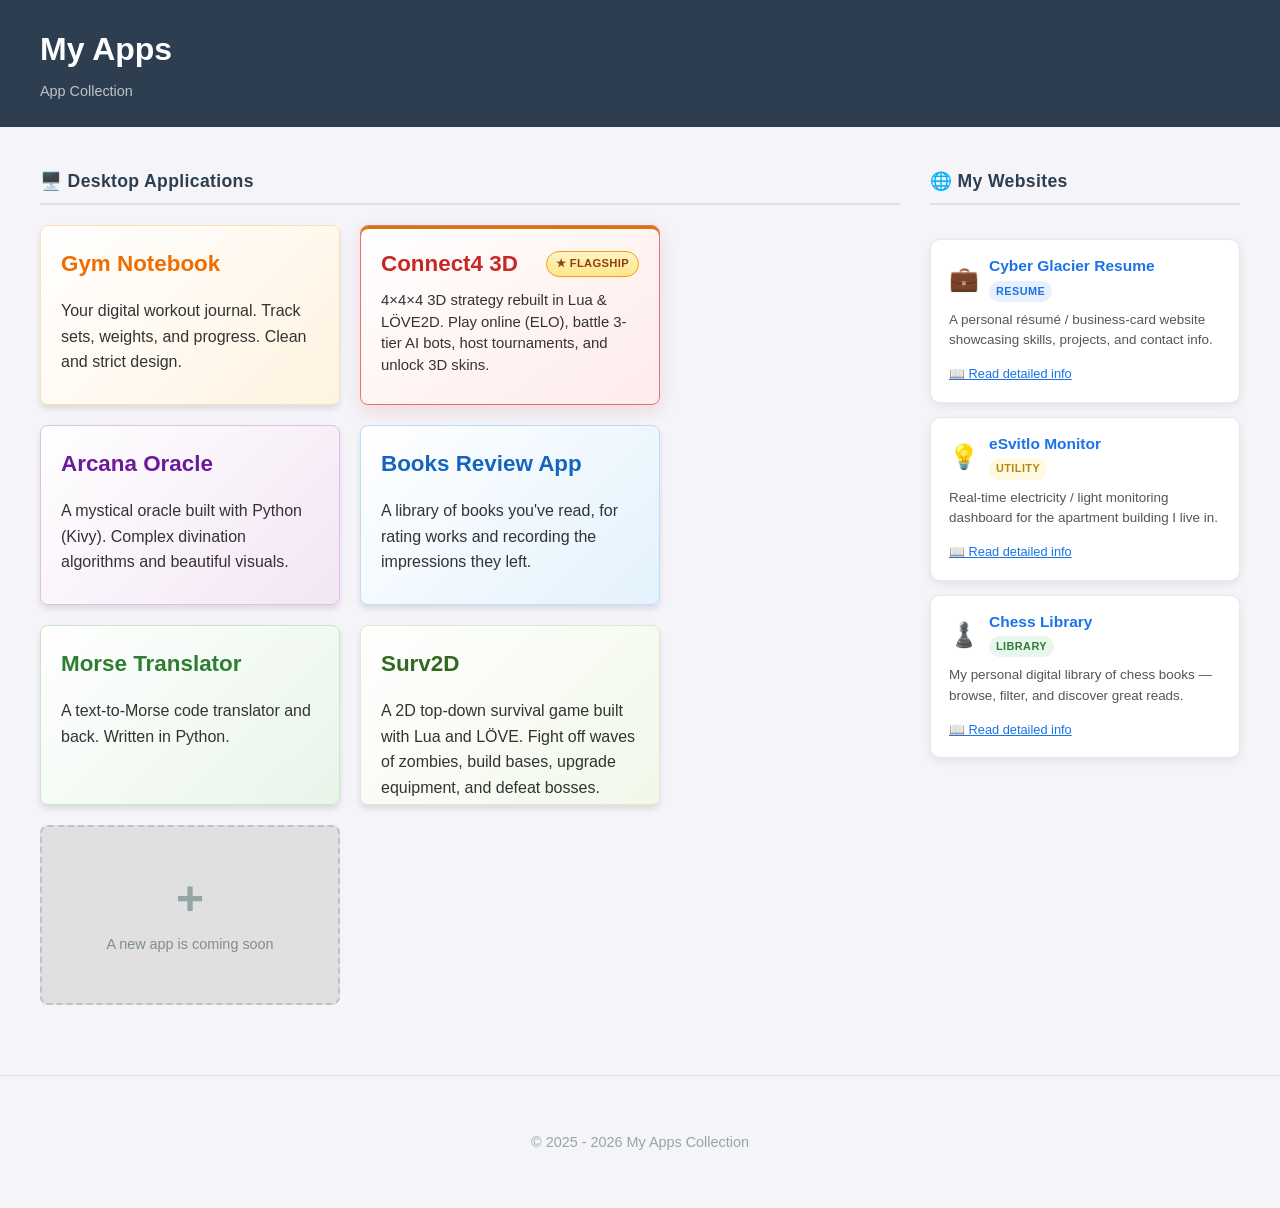
<file: index.html>
<!DOCTYPE html>
<html lang="en">

<head>
    <meta charset="UTF-8">
    <meta name="viewport" content="width=device-width, initial-scale=1.0">
    <title>My Apps</title>
    <link rel="icon" type="image/png" href="img/icon.png">
    <link rel="stylesheet" href="style.css">
</head>

<body>

    <header>
        <a href="index.html" class="logo-link">
            <h1>My Apps</h1>
        </a>
        <p class="subtitle">App Collection</p>
    </header>

    <main class="page-layout">

        <!-- LEFT: Apps Grid -->
        <section class="apps-section">
            <h2 class="section-heading">🖥️ Desktop Applications</h2>
            <div class="container">

                <a href="gym-app.html" class="app-card gym-style">
                    <h2>Gym Notebook</h2>
                    <p>Your digital workout journal. Track sets, weights, and progress. Clean and strict design.</p>
                </a>

                <a href="connect4.html" class="app-card c4-style c4-featured">
                    <div class="c4-card-head">
                        <h2>Connect4 3D</h2>
                        <span class="featured-pill">★ Flagship</span>
                    </div>
                    <p>4×4×4 3D strategy rebuilt in Lua &amp; LÖVE2D. Play online (ELO), battle 3-tier AI bots, host tournaments, and unlock 3D skins.</p>
                </a>

                <a href="tarot-app.html" class="app-card purple-style">
                    <h2>Arcana Oracle</h2>
                    <p>A mystical oracle built with Python (Kivy). Complex divination algorithms and beautiful visuals.
                    </p>
                </a>

                <a href="manhwa-app.html" class="app-card manhwa-style">
                    <h2>Books Review App</h2>
                    <p>A library of books you've read, for rating works and recording the impressions they left.</p>
                </a>

                <a href="morse-app.html" class="app-card morse-style">
                    <h2>Morse Translator</h2>
                    <p>A text-to-Morse code translator and back. Written in Python.</p>
                </a>

                <a href="surv2d.html" class="app-card surv2d-style">
                    <h2>Surv2D</h2>
                    <p>A 2D top-down survival game built with Lua and LÖVE. Fight off waves of zombies, build bases, upgrade equipment, and defeat bosses.</p>
                </a>

                <div class="app-card placeholder">
                    <h2>+</h2>
                    <p>A new app is coming soon</p>
                </div>

            </div>
        </section>

        <!-- RIGHT: Websites Panel -->
        <aside class="websites-panel">
            <h2 class="section-heading">🌐 My Websites</h2>

            <!-- Site 1: Resume -->
            <div class="site-card">
                <div class="site-card-header">
                    <span class="site-icon">💼</span>
                    <div>
                        <a href="https://den-dragonio.github.io/denys-draha-cv/" target="_blank"
                            class="site-link">Cyber Glacier Resume</a>
                        <span class="site-badge resume-badge">Resume</span>
                    </div>
                </div>
                <p class="site-desc">A personal résumé / business-card website showcasing skills, projects, and contact
                    info.</p>
                <button class="read-more-btn" onclick="openSiteModal('resume')">📖 Read detailed info</button>
            </div>

            <!-- Site 2: Light Monitor -->
            <div class="site-card">
                <div class="site-card-header">
                    <span class="site-icon">💡</span>
                    <div>
                        <a href="https://esvitlo-web.onrender.com/" target="_blank" class="site-link">eSvitlo
                            Monitor</a>
                        <span class="site-badge monitor-badge">Utility</span>
                    </div>
                </div>
                <p class="site-desc">Real-time electricity / light monitoring dashboard for the apartment building I
                    live in.</p>
                <button class="read-more-btn" onclick="openSiteModal('esvitlo')">📖 Read detailed info</button>
            </div>

            <!-- Site 3: Chess Library -->
            <div class="site-card">
                <div class="site-card-header">
                    <span class="site-icon">♟️</span>
                    <div>
                        <a href="https://chess-lib.onrender.com/" target="_blank" class="site-link">Chess Library</a>
                        <span class="site-badge chess-badge">Library</span>
                    </div>
                </div>
                <p class="site-desc">My personal digital library of chess books — browse, filter, and discover great
                    reads.</p>
                <button class="read-more-btn" onclick="openSiteModal('chess')">📖 Read detailed info</button>
            </div>

        </aside>

    </main>

    <footer>
        <p>&copy; 2025 - 2026 My Apps Collection</p>
    </footer>

    <!-- ===== MODALS ===== -->

    <!-- Modal: Resume -->
    <div id="modal-resume" class="site-modal-overlay" onclick="closeSiteModal(event, 'modal-resume')">
        <div class="site-modal site-modal--wide">
            <button class="site-modal-close" onclick="closeSiteModalBtn('modal-resume')">&times;</button>
            <div class="site-modal-badge resume-badge">Portfolio · Vanilla Web · GitHub Pages</div>
            <h2>💼 Cyber Glacier — Interactive Personal Portfolio</h2>
            <a href="https://den-dragonio.github.io/denys-draha-cv/" target="_blank"
                class="site-modal-url">den-dragonio.github.io/denys-draha-cv</a>

            <!-- Overview -->
            <div class="site-modal-section">
                <h3>About the Project</h3>
                <p>
                    A personal portfolio / résumé website built entirely from scratch using a pure Vanilla Web Stack
                    (HTML5, CSS3, JavaScript). The decision to avoid heavy front-end frameworks like React or Angular
                    was deliberate — to prevent overengineering, keep the project lightweight, maximize loading speeds,
                    and demonstrate a deep understanding of core DOM manipulation and browser rendering engines.
                </p>
            </div>

            <!-- Tech Stack -->
            <div class="site-modal-section">
                <h3>⚙️ Tech Stack &amp; Architecture</h3>
                <div class="esvitlo-stack-grid">
                    <div class="stack-item">
                        <span class="stack-icon">🏗️</span>
                        <div>
                            <strong>Core Stack</strong><br>
                            <span>HTML5 · CSS3 · Vanilla JavaScript</span>
                            <p>Zero dependencies, zero build step. Pure browser-native technologies for maximum
                                portability and minimum overhead.</p>
                        </div>
                    </div>
                    <div class="stack-item">
                        <span class="stack-icon">🎨</span>
                        <div>
                            <strong>UI / CSS Architecture</strong><br>
                            <span>CSS Grid · Flexbox · CSS Variables · backdrop-filter</span>
                            <p>Mobile-first responsive layout powered by Grid + Flexbox. Glassmorphism aesthetic via
                                <code>backdrop-filter</code>. Color palette managed through CSS Custom Properties.
                            </p>
                        </div>
                    </div>
                    <div class="stack-item">
                        <span class="stack-icon">⚡</span>
                        <div>
                            <strong>JS Performance</strong><br>
                            <span>requestAnimationFrame · DOM Lifecycle Management</span>
                            <p>Physics-based background animation driven by <code>requestAnimationFrame</code> instead
                                of <code>setInterval</code>, synchronized with the display refresh rate for smooth 60
                                FPS.</p>
                        </div>
                    </div>
                    <div class="stack-item">
                        <span class="stack-icon">🚀</span>
                        <div>
                            <strong>Infrastructure &amp; CI/CD</strong><br>
                            <span>Git · GitHub Pages</span>
                            <p>Strict version control with Git. Auto-deploy via GitHub Pages — every push to
                                <code>main</code> instantly goes live in production.
                            </p>
                        </div>
                    </div>
                </div>
            </div>

            <!-- Deep-dive: Design -->
            <div class="site-modal-section">
                <h3>🎨 UI/UX & CSS Architecture</h3>
                <ul class="resume-highlights">
                    <li>
                        <strong>Glassmorphism Engine:</strong> The frosted-glass UI is achieved entirely via the CSS
                        <code>backdrop-filter</code> property — no pre-rendered background images or heavy assets
                        required.
                    </li>
                    <li>
                        <strong>Maintainable Theming:</strong> All palette values are stored in CSS Custom Properties
                        (variables), making global style changes a single-line edit.
                    </li>
                    <li>
                        <strong>Responsive Layout:</strong> A mobile-first strategy using CSS Grid and Flexbox ensures
                        the layout scales flawlessly from small phones to wide desktop monitors.
                    </li>
                </ul>
            </div>

            <!-- Deep-dive: JS -->
            <div class="site-modal-section">
                <h3>⚡ JavaScript Performance &amp; Memory Management</h3>
                <ul class="resume-highlights">
                    <li>
                        <strong>Thread Optimization:</strong> The dynamic physics-based background animation is driven
                        by <code>requestAnimationFrame</code> — not <code>setInterval</code> — synchronizing
                        every frame with the hardware display refresh rate and guaranteeing smooth 60 FPS rendering
                        without blocking the main thread.
                    </li>
                    <li>
                        <strong>Garbage Collection Handling:</strong> A strict cleanup mechanism monitors the lifecycle
                        of every animated DOM element. Once an element moves off-screen, it is immediately removed from
                        the DOM and cleared from tracking arrays — preventing memory leaks and reducing the Garbage
                        Collector's workload.
                    </li>
                </ul>
            </div>

            <!-- Engineering decisions -->
            <div class="site-modal-section">
                <h3>🧠 Key Engineering Decisions</h3>
                <ul class="esvitlo-achievements resume-achievements">
                    <li><strong>No Framework Overhead:</strong> Vanilla stack was chosen deliberately to avoid
                        React/Angular overhead, keeping the bundle at near-zero bytes and page load near-instant.</li>
                    <li><strong>Frutiger Aero Aesthetic:</strong> The "Cyber Glacier" Glassmorphism design language was
                        implemented entirely in CSS without any third-party UI libraries.</li>
                    <li><strong>Fluid Animations at 60 FPS:</strong> <code>requestAnimationFrame</code>-based loop
                        ensures animations are hardware-synchronized and never cause jank or dropped frames.</li>
                    <li><strong>GitHub Pages CI/CD:</strong> Zero-configuration deployment pipeline — pushing to
                        <code>main</code> auto-publishes to production with no manual steps.
                    </li>
                </ul>
            </div>

            <a href="https://den-dragonio.github.io/denys-draha-cv/" target="_blank"
                class="site-modal-btn resume-btn">🔗 Visit Website</a>
        </div>
    </div>

    <!-- Modal: eSvitlo -->
    <div id="modal-esvitlo" class="site-modal-overlay" onclick="closeSiteModal(event, 'modal-esvitlo')">
        <div class="site-modal site-modal--wide">
            <button class="site-modal-close" onclick="closeSiteModalBtn('modal-esvitlo')">&times;</button>
            <div class="site-modal-badge monitor-badge">IoT · Full-Stack · Utility</div>
            <h2>💡 E-Svitlo — Real-Time IoT Power Outage Monitor</h2>
            <a href="https://esvitlo-web.onrender.com/" target="_blank"
                class="site-modal-url">esvitlo-web.onrender.com</a>

            <!-- About -->
            <div class="site-modal-section">
                <h3>About the Project</h3>
                <p>
                    E-Svitlo is a full-stack IoT system for real-time electricity outage monitoring and instant
                    Telegram alerts. A physical ESP8266 microcontroller connected to the apartment's home network
                    sends a heartbeat to Firebase every 15 seconds. A Node.js backend continuously analyses these
                    heartbeats and notifies subscribed users via Telegram the moment power goes out or comes back.
                    A responsive web dashboard shows the live status and a Chart.js power availability history.
                </p>
            </div>

            <!-- Tech Stack -->
            <div class="site-modal-section">
                <h3>⚙️ Core Components &amp; Tech Stack</h3>
                <div class="esvitlo-stack-grid">
                    <div class="stack-item">
                        <span class="stack-icon">🔌</span>
                        <div>
                            <strong>Hardware Node</strong><br>
                            <span>ESP8266 · C++ · Arduino IDE</span>
                            <p>Sends an HTTP PUT to Firebase every 15 s, updating a <code>last_heartbeat</code>
                                timestamp. Acts as a "dumb" scout with minimal failure points.</p>
                        </div>
                    </div>
                    <div class="stack-item">
                        <span class="stack-icon">🔥</span>
                        <div>
                            <strong>Database</strong><br>
                            <span>Firebase Realtime Database</span>
                            <p>Single source of truth — stores live heartbeat, state-change history, and user
                                notification preferences.</p>
                        </div>
                    </div>
                    <div class="stack-item">
                        <span class="stack-icon">🟢</span>
                        <div>
                            <strong>Backend Application</strong><br>
                            <span>Node.js · Express · Telegraf</span>
                            <p>Polls Firebase every 30 s, calculates durations, handles edge cases, writes history, and
                                dispatches Telegram notifications.</p>
                        </div>
                    </div>
                    <div class="stack-item">
                        <span class="stack-icon">🌐</span>
                        <div>
                            <strong>Web Dashboard</strong><br>
                            <span>HTML · CSS · Vanilla JS · Chart.js</span>
                            <p>Responsive, iOS-styled interface. Connects to Firebase via WebSockets for zero-latency
                                updates. Includes Telegram Login Widget.</p>
                        </div>
                    </div>
                </div>
            </div>

            <!-- Architecture Diagrams carousel -->
            <div class="site-modal-section">
                <h3>📐 Architecture &amp; Workflow Diagrams</h3>
                <div class="diag-carousel">
                    <button class="diag-btn diag-prev" onclick="diagSlide('esvitlo', -1)">&#10094;</button>
                    <div class="diag-track" id="diag-esvitlo">
                        <div class="diag-slide active">
                            <button type="button" class="diag-zoom-trigger" data-caption="2.1 Component Diagram — Decoupled, event-driven architecture of the system.">
                                <img src="img/ESVITLO/Component Diagram.png" alt="Component Diagram">
                                <span class="diag-zoom-badge" aria-hidden="true">🔍 Zoom</span>
                            </button>
                            <p class="diag-caption"><strong>2.1 Component Diagram</strong> — Decoupled, event-driven
                                architecture of the system.</p>
                        </div>
                        <div class="diag-slide">
                            <button type="button" class="diag-zoom-trigger" data-caption="2.2 Sequence Diagram — Fault-tolerant outage detection with a 5-minute buffer against false positives.">
                                <img src="img/ESVITLO/Sequence Diagram.png" alt="Sequence Diagram">
                                <span class="diag-zoom-badge" aria-hidden="true">🔍 Zoom</span>
                            </button>
                            <p class="diag-caption"><strong>2.2 Sequence Diagram</strong> — Fault-tolerant outage
                                detection with a 5-minute buffer against false positives.</p>
                        </div>
                        <div class="diag-slide">
                            <button type="button" class="diag-zoom-trigger" data-caption="2.3 Deployment Diagram — Distributed architecture across local hardware, cloud, and third-party APIs.">
                                <img src="img/ESVITLO/Deployment Diagram.png" alt="Deployment Diagram">
                                <span class="diag-zoom-badge" aria-hidden="true">🔍 Zoom</span>
                            </button>
                            <p class="diag-caption"><strong>2.3 Deployment Diagram</strong> — Distributed architecture
                                across local hardware, cloud, and third-party APIs.</p>
                        </div>
                        <div class="diag-slide">
                            <button type="button" class="diag-zoom-trigger" data-caption="2.4 State Machine — Introduces a Pending Outage buffer state to eliminate false positives from ISP latency.">
                                <img src="img/ESVITLO/State Machine Diagram.png" alt="State Machine Diagram">
                                <span class="diag-zoom-badge" aria-hidden="true">🔍 Zoom</span>
                            </button>
                            <p class="diag-caption"><strong>2.4 State Machine</strong> — Introduces a "Pending Outage"
                                buffer state to eliminate false positives from ISP latency.</p>
                        </div>
                        <div class="diag-slide">
                            <button type="button" class="diag-zoom-trigger" data-caption="2.5 Entity-Control Diagram — Firebase data structures &amp; Node.js module mapping with clear separation of concerns.">
                                <img src="img/ESVITLO/Entity-Control (Class) Diagram.png" alt="Entity-Control Diagram">
                                <span class="diag-zoom-badge" aria-hidden="true">🔍 Zoom</span>
                            </button>
                            <p class="diag-caption"><strong>2.5 Entity-Control Diagram</strong> — Firebase data
                                structures &amp; Node.js module mapping with clear separation of concerns.</p>
                        </div>
                        <div class="diag-slide">
                            <button type="button" class="diag-zoom-trigger" data-caption="2.6 Activity Diagram — Backend monitoring loop: fetch heartbeat → calculate delta → log history → dispatch Telegram alerts.">
                                <img src="img/ESVITLO/Activity Diagram.png" alt="Activity Diagram">
                                <span class="diag-zoom-badge" aria-hidden="true">🔍 Zoom</span>
                            </button>
                            <p class="diag-caption"><strong>2.6 Activity Diagram</strong> — Backend monitoring loop:
                                fetch heartbeat → calculate delta → log history → dispatch Telegram alerts.</p>
                        </div>
                    </div>
                    <button class="diag-btn diag-next" onclick="diagSlide('esvitlo', 1)">&#10095;</button>
                </div>
                <div class="diag-dots" id="dots-esvitlo">
                    <span class="diag-dot active" onclick="diagGoTo('esvitlo',0)"></span>
                    <span class="diag-dot" onclick="diagGoTo('esvitlo',1)"></span>
                    <span class="diag-dot" onclick="diagGoTo('esvitlo',2)"></span>
                    <span class="diag-dot" onclick="diagGoTo('esvitlo',3)"></span>
                    <span class="diag-dot" onclick="diagGoTo('esvitlo',4)"></span>
                    <span class="diag-dot" onclick="diagGoTo('esvitlo',5)"></span>
                </div>
            </div>

            <!-- Key Engineering Achievements -->
            <div class="site-modal-section">
                <h3>🏆 Key Engineering Achievements</h3>
                <ul class="esvitlo-achievements">
                    <li><strong>Fault Tolerance &amp; Debouncing:</strong> 5-minute threshold logic eliminates false
                        notifications caused by unstable Wi-Fi and ISP packet loss, while maintaining accurate downtime
                        tracking.</li>
                    <li><strong>Decoupled Architecture:</strong> The web dashboard reads directly from Firebase, so
                        users see live status and historical graphs even if the Node.js backend goes down temporarily.
                    </li>
                    <li><strong>Efficient State Management:</strong> <code>lastKnownStatus</code> is held in memory;
                        precise outage durations are derived by diffing the last hardware heartbeat timestamp against
                        recovery time.</li>
                    <li><strong>Secure Authentication:</strong> Native Telegram Login Widget integration — user data is
                        passed to the Node.js API to set notification preferences without a separate password system.
                    </li>
                    <li><strong>Hardware/Software Integration:</strong> Bridges low-level C++ network requests (ESP8266)
                        with a modern Cloud/NoSQL environment and a high-level JavaScript application.</li>
                </ul>
            </div>

            <!-- Trade-offs -->
            <div class="site-modal-section">
                <h3>⚠️ Technical Trade-offs &amp; Limitations</h3>
                <ul class="esvitlo-tradeoffs">
                    <li><strong>Polling vs. Event-Driven:</strong> Polling every 30 s is reliable for an MVP but would
                        generate excessive Firebase reads at scale. Future migration: Firebase Cloud Functions or
                        server-side <code>.on('value')</code> listeners.</li>
                    <li><strong>Free-Tier Infrastructure:</strong> UptimeRobot keeps the Render backend awake —
                        acceptable for now but requires refactoring on a dedicated VPS.</li>
                    <li><strong>Hardware "Blind Spot":</strong> The ESP8266 cannot distinguish a power outage from an
                        ISP failure. If power is present but the internet drops, the system logs it as an outage.</li>
                </ul>
            </div>

            <!-- Conclusion -->
            <div class="site-modal-section">
                <h3>📝 Conclusion</h3>
                <p>
                    E-Svitlo demonstrates full-stack development skills and a deep understanding of distributed systems
                    —
                    integrating low-level hardware with modern web technologies, designing resilient cloud
                    architectures,
                    and making pragmatic engineering decisions to deliver a reliable product despite infrastructure
                    constraints.
                </p>
            </div>

            <a href="https://esvitlo-web.onrender.com/" target="_blank" class="site-modal-btn monitor-btn">🔗 Visit
                Website</a>
        </div>
    </div>

    <!-- Modal: Chess Library -->
    <div id="modal-chess" class="site-modal-overlay" onclick="closeSiteModal(event, 'modal-chess')">
        <div class="site-modal site-modal--wide">
            <button class="site-modal-close" onclick="closeSiteModalBtn('modal-chess')">&times;</button>
            <div class="site-modal-badge chess-badge">Library · Full-Stack · Cloud</div>
            <h2>♟️ Chess Vault Web — Chess Literature Library</h2>
            <a href="https://chess-lib.onrender.com/" target="_blank" class="site-modal-url">chess-lib.onrender.com</a>

            <!-- Overview -->
            <div class="site-modal-section">
                <h3>About the Project</h3>
                <p>
                    Chess Vault Web is a responsive web application designed to host and manage a vast library of
                    chess literature. It leverages modern cloud technologies to provide real-time updates and secure
                    access to resources. The UI is built with a mobile-first approach to ensure a high-quality
                    reading experience on any device.
                </p>
            </div>

            <!-- Tech Stack -->
            <div class="site-modal-section">
                <h3>⚙️ Key Technical Processes</h3>
                <div class="esvitlo-stack-grid">
                    <div class="stack-item">
                        <span class="stack-icon">🚀</span>
                        <div>
                            <strong>Version Control &amp; CI/CD</strong><br>
                            <span>GitHub · Render</span>
                            <p>Repository hosted on GitHub. Render auto-deploys on every commit to <code>main</code>,
                                keeping the live site always up to date.</p>
                        </div>
                    </div>
                    <div class="stack-item">
                        <span class="stack-icon">⚡</span>
                        <div>
                            <strong>Real-Time Data</strong><br>
                            <span>Firebase Firestore · onSnapshot</span>
                            <p>A "News" system tracks library updates (new sections A, B, VGD…). <code>onSnapshot</code>
                                listeners reflect changes instantly — no page reload needed.</p>
                        </div>
                    </div>
                    <div class="stack-item">
                        <span class="stack-icon">🔒</span>
                        <div>
                            <strong>Security Architecture</strong><br>
                            <span>Google Cloud · Firebase Auth · Firestore Rules</span>
                            <p>API keys restricted to authorized HTTP referrers. Domain whitelisting in Firebase Auth.
                                Granular Firestore rules: public read, admin-only write.</p>
                        </div>
                    </div>
                    <div class="stack-item">
                        <span class="stack-icon">📱</span>
                        <div>
                            <strong>Mobile-First UI</strong><br>
                            <span>HTML · CSS · Media Queries · Vanilla JS</span>
                            <p>Built with a mobile-first approach using CSS Media Queries to guarantee readability and
                                usability on small screens.</p>
                        </div>
                    </div>
                </div>
            </div>

            <!-- Diagrams carousel -->
            <div class="site-modal-section">
                <h3>📐 UML Diagrams</h3>
                <div class="diag-carousel">
                    <button class="diag-btn diag-prev" onclick="diagSlide('chess', -1)">&#10094;</button>
                    <div class="diag-track" id="diag-chess">
                        <div class="diag-slide active">
                            <button type="button" class="diag-zoom-trigger" data-caption="1. System Architecture Diagram — How GitHub, Render, and Firebase interact within the project.">
                                <img src="img/chess-lib/System Architecture Diagram.png" alt="System Architecture Diagram">
                                <span class="diag-zoom-badge" aria-hidden="true">🔍 Zoom</span>
                            </button>
                            <p class="diag-caption"><strong>1. System Architecture Diagram</strong> — How GitHub,
                                Render, and Firebase interact within the project.</p>
                        </div>
                        <div class="diag-slide">
                            <button type="button" class="diag-zoom-trigger" data-caption="2. News Update Sequence Diagram — How adding a new chess section propagates from admin to end user in real time.">
                                <img src="img/chess-lib/News Update Sequence Diagram.png"
                                    alt="News Update Sequence Diagram">
                                <span class="diag-zoom-badge" aria-hidden="true">🔍 Zoom</span>
                            </button>
                            <p class="diag-caption"><strong>2. News Update Sequence Diagram</strong> — How adding a new
                                chess section (e.g., "VGD") propagates from admin to end user in real time.</p>
                        </div>
                    </div>
                    <button class="diag-btn diag-next" onclick="diagSlide('chess', 1)">&#10095;</button>
                </div>
                <div class="diag-dots" id="dots-chess">
                    <span class="diag-dot active" onclick="diagGoTo('chess',0)"></span>
                    <span class="diag-dot" onclick="diagGoTo('chess',1)"></span>
                </div>
            </div>

            <!-- Key Skills -->
            <div class="site-modal-section">
                <h3>🎓 Key Skills Demonstrated</h3>
                <ul class="esvitlo-achievements chess-achievements">
                    <li><strong>Full-Stack Integration:</strong> Connecting a frontend UI with a NoSQL Firebase backend
                        to handle real-time data updates via <code>onSnapshot</code> listeners.</li>
                    <li><strong>Cloud Security:</strong> Implementing API key restrictions, domain whitelisting, and
                        Firestore rules to protect resources — read-only for public, write-only for admin.</li>
                    <li><strong>Responsive Design:</strong> Mobile-first CSS ensures a high-quality user experience
                        across all screen sizes and devices.</li>
                    <li><strong>Infrastructure Management:</strong> Configuring an automated CI/CD pipeline via GitHub +
                        Render for efficient and reliable deployments on every commit.</li>
                </ul>
            </div>

            <a href="https://chess-lib.onrender.com/" target="_blank" class="site-modal-btn chess-btn">🔗 Visit
                Website</a>
        </div>
    </div>

    <dialog id="siteImageLightbox" class="site-lightbox" closedby="any" aria-labelledby="siteLightboxCaption">
        <div class="site-lightbox-toolbar">
            <p id="siteLightboxCaption" class="site-lightbox-caption">Diagram preview</p>
            <div class="site-lightbox-actions">
                <button type="button" id="siteLightboxZoomBtn" class="site-lightbox-btn">🔍 Full Size (1:1)</button>
                <button type="button" id="siteLightboxCloseBtn" class="site-lightbox-btn" command="close" commandfor="siteImageLightbox" autofocus>Close (Esc)</button>
            </div>
        </div>
        <div id="siteLightboxStage" class="site-lightbox-stage">
            <img id="siteLightboxImg" class="site-lightbox-img" src="[data-uri]" alt="">
        </div>
    </dialog>

    <script src="script.js"></script>
    <script>
        const siteLightbox = document.getElementById('siteImageLightbox');
        const siteLightboxImg = document.getElementById('siteLightboxImg');
        const siteLightboxCaption = document.getElementById('siteLightboxCaption');
        const siteLightboxStage = document.getElementById('siteLightboxStage');
        const siteLightboxZoomBtn = document.getElementById('siteLightboxZoomBtn');
        const siteLightboxCloseBtn = document.getElementById('siteLightboxCloseBtn');

        function setLightboxZoom(zoomed) {
            siteLightboxStage.classList.toggle('is-zoomed', zoomed);
            siteLightboxZoomBtn.textContent = zoomed ? '📐 Fit to Screen' : '🔍 Full Size (1:1)';
        }

        document.querySelectorAll('.diag-zoom-trigger').forEach(function (trigger) {
            trigger.addEventListener('click', function () {
                const img = trigger.querySelector('img');
                if (!img) return;
                siteLightboxImg.src = img.currentSrc || img.src;
                siteLightboxImg.alt = img.alt;
                siteLightboxCaption.textContent = trigger.dataset.caption || img.alt || 'Diagram preview';
                setLightboxZoom(false);
                siteLightbox.showModal();
            });
        });

        siteLightboxZoomBtn.addEventListener('click', function () {
            setLightboxZoom(!siteLightboxStage.classList.contains('is-zoomed'));
        });

        siteLightboxImg.addEventListener('click', function () {
            setLightboxZoom(!siteLightboxStage.classList.contains('is-zoomed'));
        });

        if (!('commandForElement' in HTMLButtonElement.prototype)) {
            siteLightboxCloseBtn.addEventListener('click', function () {
                siteLightbox.close();
            });
        }

        if (!('closedBy' in HTMLDialogElement.prototype)) {
            const outside = function (e) {
                const r = siteLightbox.getBoundingClientRect();
                return e.clientX < r.left || e.clientX > r.right || e.clientY < r.top || e.clientY > r.bottom;
            };
            let pressedOutside = false;
            siteLightbox.addEventListener('pointerdown', function (e) {
                pressedOutside = outside(e);
            });
            siteLightbox.addEventListener('pointerup', function (e) {
                if (pressedOutside && outside(e)) {
                    siteLightbox.close();
                }
            });
        }

        siteLightbox.addEventListener('close', function () {
            siteLightbox.returnValue = '';
            setLightboxZoom(false);
        });

        function openSiteModal(id) {
            document.getElementById('modal-' + id).classList.add('active');
            document.body.style.overflow = 'hidden';
        }
        function closeSiteModalBtn(modalId) {
            document.getElementById(modalId).classList.remove('active');
            document.body.style.overflow = '';
        }
        function closeSiteModal(event, modalId) {
            if (event.target === document.getElementById(modalId)) {
                document.getElementById(modalId).classList.remove('active');
                document.body.style.overflow = '';
            }
        }
        document.addEventListener('keydown', function (e) {
            if (e.key === 'Escape' && !siteLightbox.open) {
                document.querySelectorAll('.site-modal-overlay.active').forEach(function (m) {
                    m.classList.remove('active');
                });
                document.body.style.overflow = '';
            }
        });

        /* ---- Diagram Carousel ---- */
        var diagIndex = {};
        function diagSlide(id, dir) {
            var track = document.getElementById('diag-' + id);
            var slides = track.querySelectorAll('.diag-slide');
            var n = slides.length;
            var cur = diagIndex[id] || 0;
            slides[cur].classList.remove('active');
            cur = (cur + dir + n) % n;
            diagIndex[id] = cur;
            slides[cur].classList.add('active');
            updateDots(id, cur, n);
        }
        function diagGoTo(id, idx) {
            var track = document.getElementById('diag-' + id);
            var slides = track.querySelectorAll('.diag-slide');
            var cur = diagIndex[id] || 0;
            slides[cur].classList.remove('active');
            slides[idx].classList.add('active');
            diagIndex[id] = idx;
            updateDots(id, idx, slides.length);
        }
        function updateDots(id, cur, n) {
            var dots = document.querySelectorAll('#dots-' + id + ' .diag-dot');
            dots.forEach(function (d, i) {
                d.classList.toggle('active', i === cur);
            });
        }
    </script>

</body>

</html>
</file>
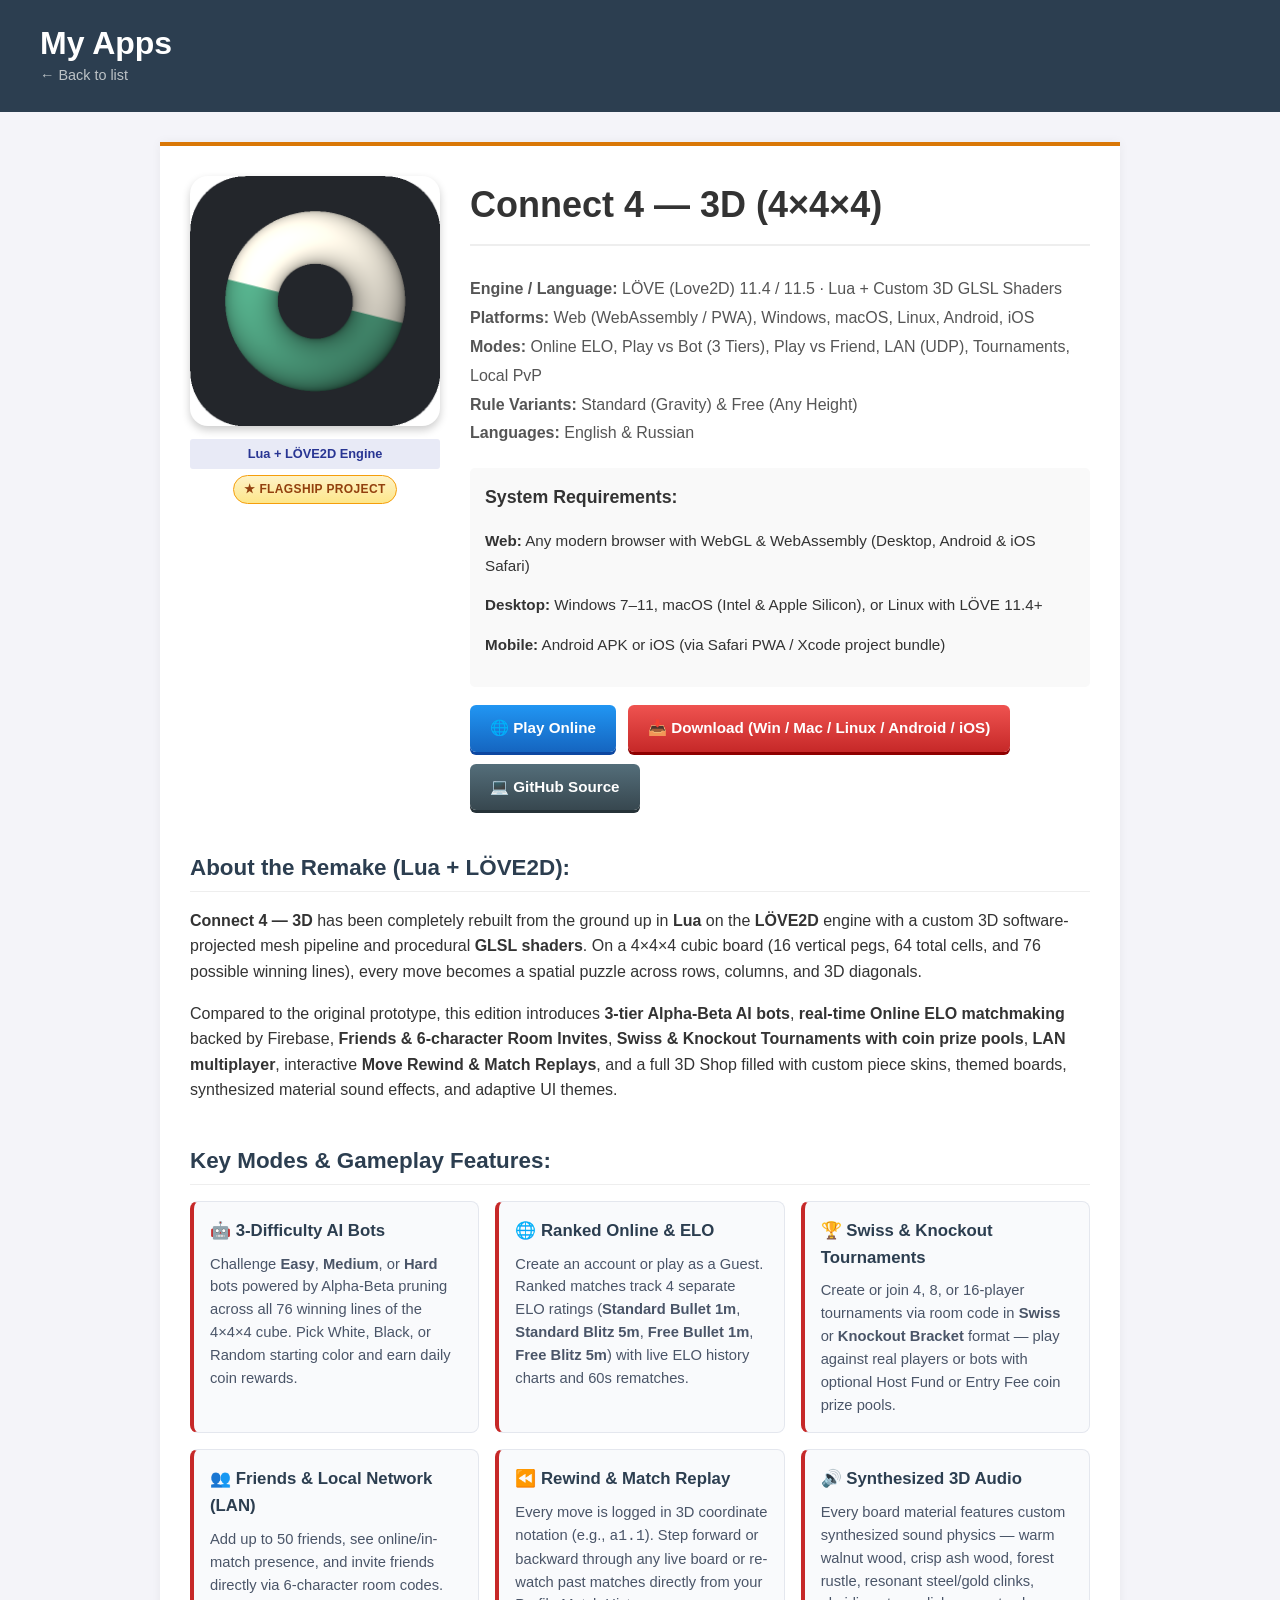
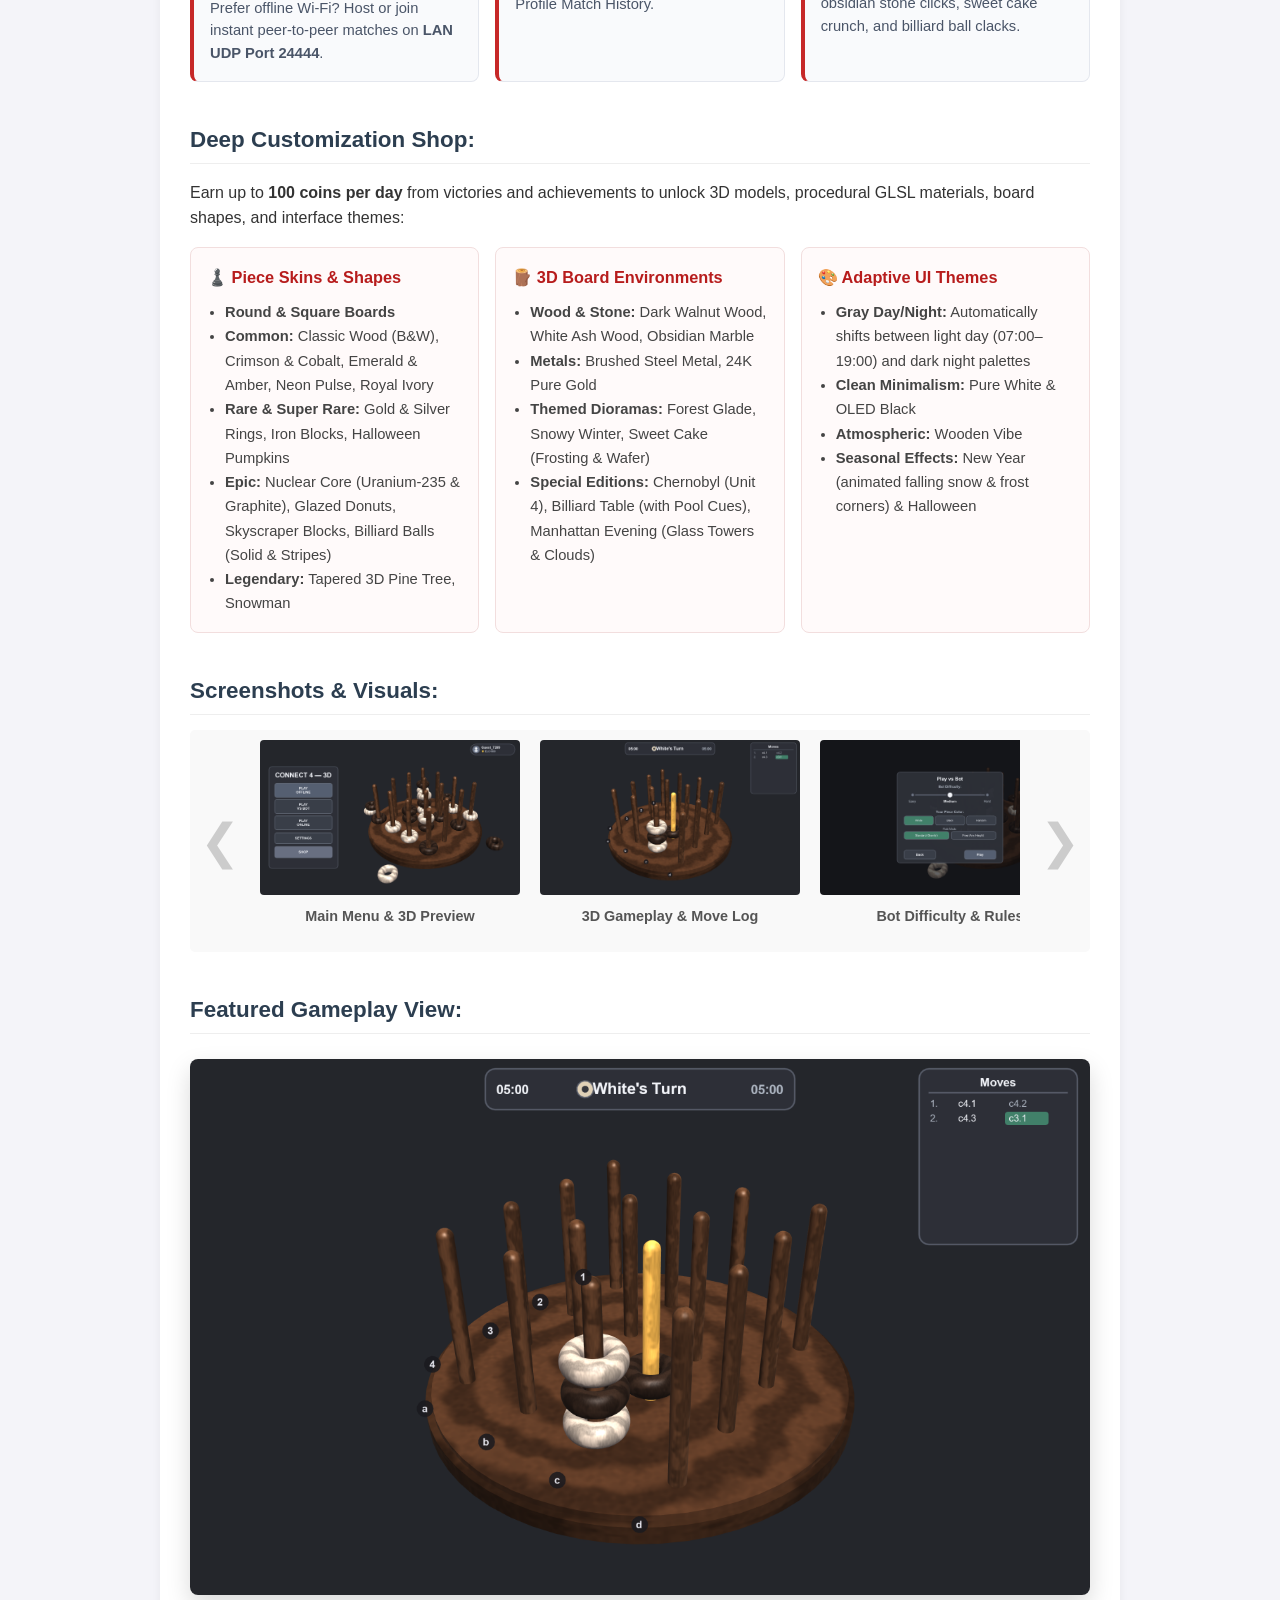
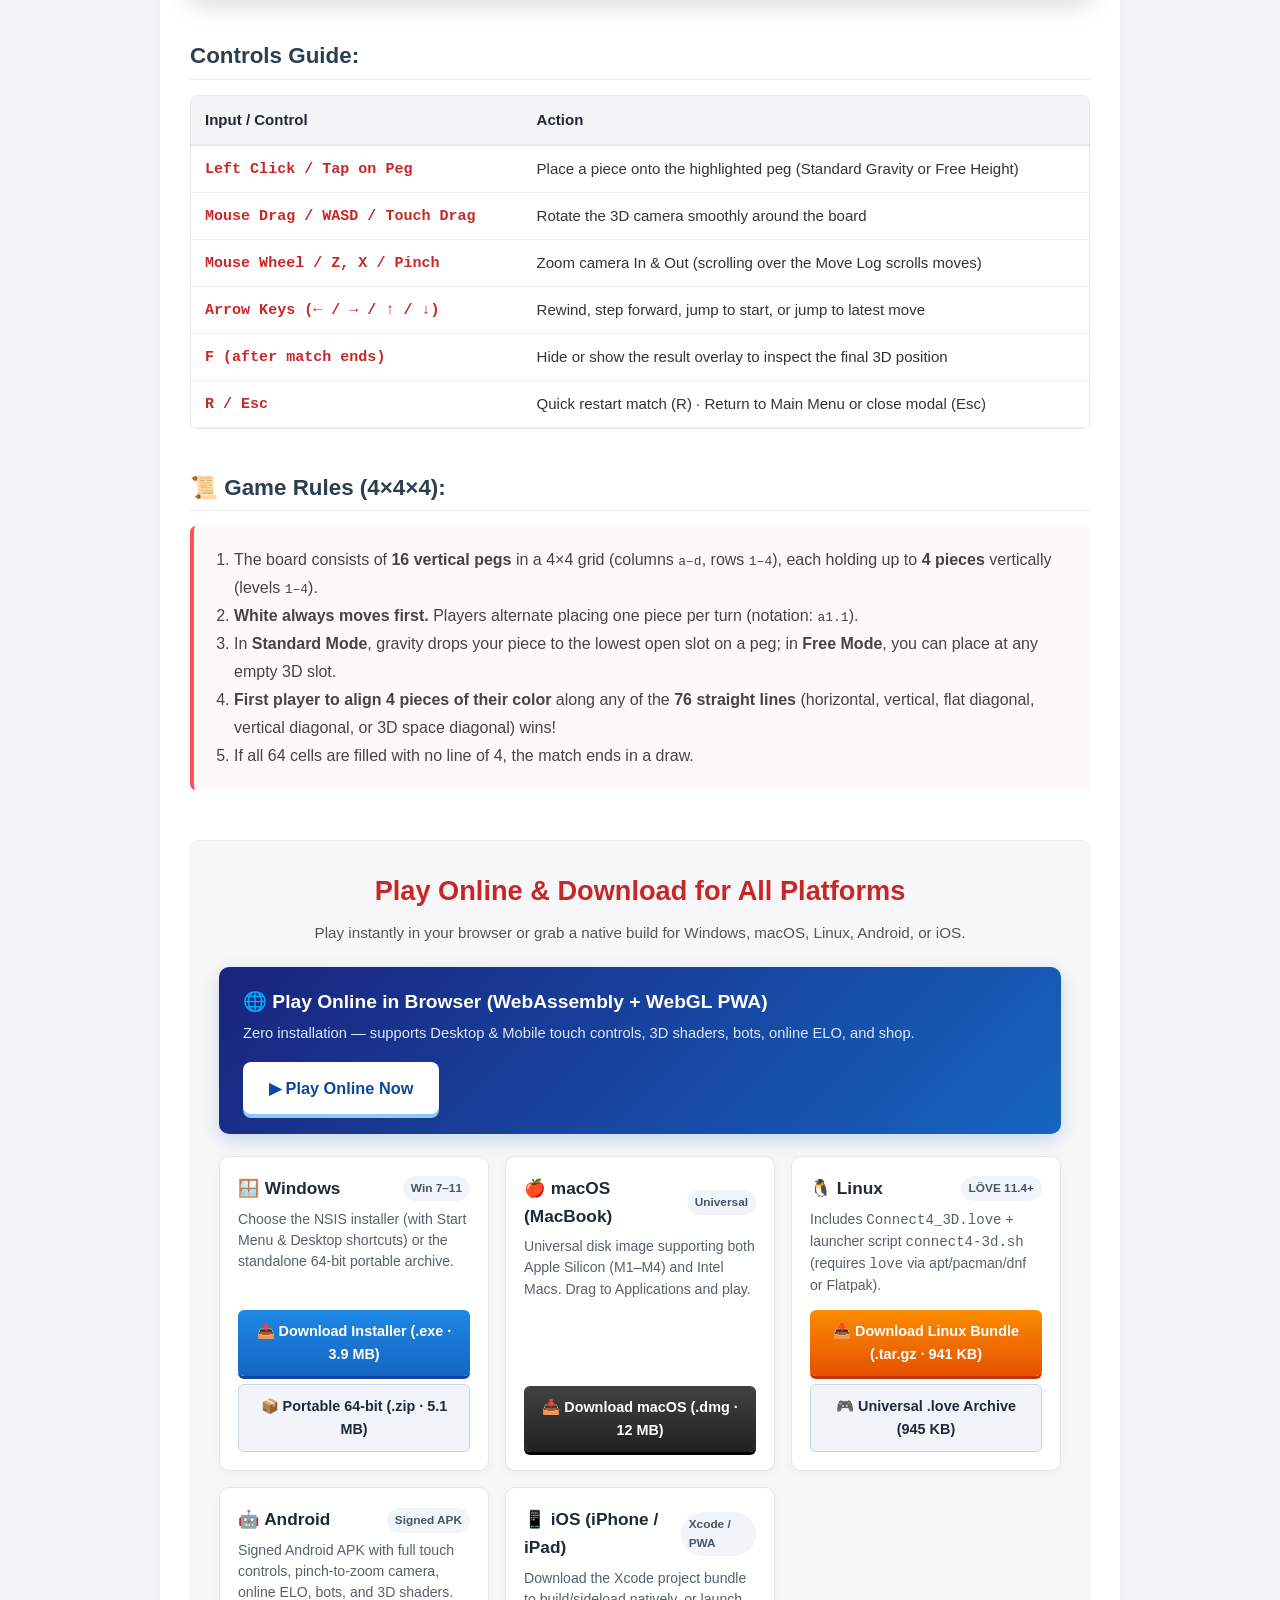
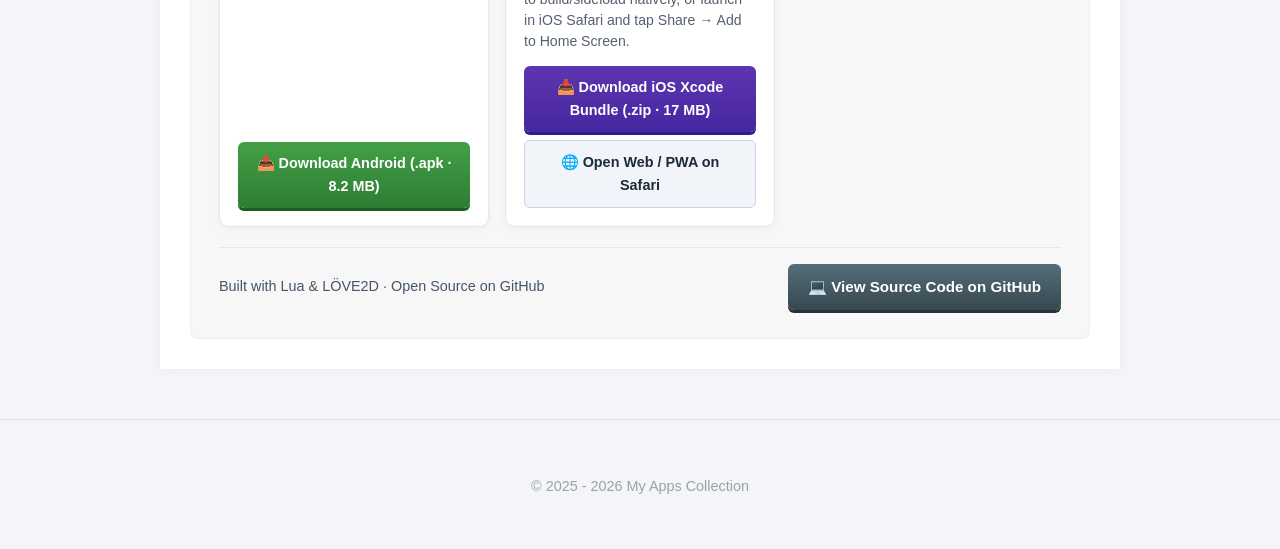
<file: connect4.html>
<!DOCTYPE html>
<html lang="en">

<head>
    <meta charset="UTF-8">
    <meta name="viewport" content="width=device-width, initial-scale=1.0">
    <title>Connect 4 — 3D (Lua / LÖVE) — Play Online &amp; Download</title>
    <link rel="icon" type="image/png" href="img/icon.png">
    <link rel="stylesheet" href="style.css">
    <link rel="stylesheet" href="details.css">
    <style>
        .site-brand {
            margin: 0;
            font-size: 2rem;
            font-weight: 700;
            line-height: 1.2;
        }

        .game-cover img {
            height: auto;
            aspect-ratio: 1 / 1;
            border-radius: 18px;
        }

        .detail-container {
            border-top: 4px solid #d97706;
        }

        .update-tag--lua {
            background: #e8eaf6;
            color: #283593;
            font-weight: 700;
        }

        .flagship-tag {
            display: inline-block;
            margin-top: 6px;
            padding: 4px 10px;
            border-radius: 999px;
            font-size: 0.75rem;
            font-weight: 700;
            letter-spacing: 0.03em;
            text-transform: uppercase;
            color: #92400e;
            background: linear-gradient(180deg, #fef3c7 0%, #fde68a 100%);
            border: 1px solid #f59e0b;
        }

        .game-info h1 {
            font-size: clamp(1.65rem, 1.2rem + 1.6vw, 2.25rem);
        }

        .hero-actions {
            display: flex;
            flex-wrap: wrap;
            gap: 12px;
            margin-top: 18px;
        }

        .action-btn {
            display: inline-flex;
            align-items: center;
            justify-content: center;
            gap: 8px;
            padding: 11px 20px;
            border-radius: 6px;
            font-size: 0.95rem;
            font-weight: 700;
            text-decoration: none;
            color: #ffffff;
            transition: transform 0.15s ease, filter 0.15s ease;
        }

        .action-btn:hover {
            transform: translateY(-2px);
            filter: brightness(1.06);
        }

        .action-btn--online {
            background: linear-gradient(180deg, #2196f3 0%, #1565c0 100%);
            box-shadow: 0 3px 0 #0d47a1;
        }

        .action-btn--downloads {
            background: linear-gradient(180deg, #ef5350 0%, #c62828 100%);
            box-shadow: 0 3px 0 #8e0000;
        }

        .action-btn--source {
            background: linear-gradient(180deg, #546e7a 0%, #37474f 100%);
            box-shadow: 0 3px 0 #263238;
        }

        .description--spaced {
            margin-top: 10px;
        }

        .feature-grid {
            display: grid;
            grid-template-columns: repeat(auto-fit, minmax(250px, 1fr));
            gap: 16px;
            margin-top: 16px;
        }

        .feature-card {
            background: #f9fafc;
            border: 1px solid #e4e7ee;
            border-left: 4px solid #c62828;
            border-radius: 8px;
            padding: 16px;
        }

        .feature-card h3 {
            margin: 0 0 8px 0;
            font-size: 1.05rem;
            color: #2c3e50;
        }

        .feature-card p {
            margin: 0;
            font-size: 0.92rem;
            color: #4a5568;
            line-height: 1.55;
        }

        .custom-showcase {
            display: grid;
            grid-template-columns: repeat(auto-fit, minmax(240px, 1fr));
            gap: 16px;
            margin-top: 16px;
        }

        .custom-box {
            background: #fffafa;
            border: 1px solid #f2dede;
            border-radius: 8px;
            padding: 16px;
        }

        .custom-box h3 {
            margin: 0 0 10px 0;
            font-size: 1.02rem;
            color: #b71c1c;
        }

        .custom-box ul {
            margin: 0;
            padding-left: 18px;
            color: #444;
            font-size: 0.92rem;
            line-height: 1.65;
        }

        .rules-card {
            background: #fff8f8;
            padding: 20px;
            border-left: 4px solid #ff5252;
            border-radius: 6px;
            color: #444;
        }

        .rules-card ol {
            margin: 0;
            padding-left: 20px;
            line-height: 1.75;
        }

        /* Responsive Controls Table */
        .table-wrapper {
            overflow: auto;
            max-inline-size: 100%;
            margin-top: 14px;
            border: 1px solid #e5e7eb;
            border-radius: 8px;
            container-type: inline-size;
        }

        .controls-table {
            width: 100%;
            border-collapse: separate;
            border-spacing: 0;
            text-align: left;
            font-size: 0.94rem;
            --label-1: "Input / Control";
            --label-2: "Action";
        }

        .controls-table caption {
            position: absolute;
            width: 1px;
            height: 1px;
            overflow: hidden;
            clip-path: inset(50%);
            white-space: nowrap;
        }

        .controls-table thead th {
            position: sticky;
            inset-block-start: 0;
            z-index: 1;
            background: #f3f4f6;
            color: #1f2937;
            padding: 12px 14px;
            border-bottom: 2px solid #e5e7eb;
        }

        .controls-table tbody th,
        .controls-table tbody td {
            padding: 11px 14px;
            border-bottom: 1px solid #eef0f4;
            vertical-align: top;
        }

        .controls-table tbody th {
            font-family: ui-monospace, SFMono-Regular, Menlo, Monaco, Consolas, monospace;
            font-weight: 700;
            color: #c62828;
            white-space: nowrap;
            background: #ffffff;
        }

        @container (width < 520px) {
            .controls-table,
            .controls-table thead,
            .controls-table tbody,
            .controls-table tr,
            .controls-table th,
            .controls-table td {
                display: block;
            }

            .controls-table thead {
                display: none;
            }

            .controls-table tbody tr {
                border-bottom: 1px solid #e5e7eb;
                padding: 8px 0;
            }

            .controls-table tbody th {
                position: sticky;
                inset-block-start: 0;
                z-index: 2;
                background: #fafafa;
                white-space: normal;
                border-bottom: none;
                padding-bottom: 4px;
            }

            .controls-table tbody th::before {
                content: var(--label-1) ": ";
                color: #555;
                font-family: inherit;
                font-weight: 600;
            }

            .controls-table tbody td {
                border-bottom: none;
                padding-top: 4px;
            }

            .controls-table tbody td::before {
                content: var(--label-2) ": ";
                font-weight: 600;
                color: #555;
            }
        }

        /* Screenshots Carousel Overrides */
        .img-container {
            height: auto;
            aspect-ratio: 2560 / 1526;
        }

        .img-container img {
            width: 100%;
            height: 100%;
            object-fit: cover;
        }

        .slide-trigger {
            display: block;
            width: 100%;
            padding: 0;
            border: none;
            background: transparent;
            cursor: zoom-in;
        }

        .hero-preview-btn {
            display: block;
            width: 100%;
            padding: 0;
            border: none;
            background: transparent;
            cursor: zoom-in;
        }

        .hero-preview-btn img {
            width: 100%;
            height: auto;
            aspect-ratio: 2560 / 1526;
            border-radius: 8px;
            box-shadow: 0 10px 25px rgba(0, 0, 0, 0.15);
            transition: transform 0.3s ease, box-shadow 0.3s ease;
        }

        .hero-preview-btn:hover img {
            transform: translateY(-4px);
            box-shadow: 0 15px 35px rgba(0, 0, 0, 0.25);
        }

        /* Downloads & Play Online Hub */
        .download-footer--hub {
            text-align: left;
            padding: 28px;
        }

        .download-hub-header {
            text-align: center;
            margin-bottom: 22px;
        }

        .download-hub-header h2 {
            margin: 0 0 8px 0;
            color: #c62828;
            font-size: clamp(1.35rem, 1.1rem + 0.9vw, 1.7rem);
        }

        .download-hub-header p {
            margin: 0;
            color: #555;
            font-size: 0.95rem;
        }

        .online-banner {
            display: flex;
            flex-wrap: wrap;
            align-items: center;
            justify-content: space-between;
            gap: 16px;
            background: linear-gradient(135deg, #1a237e 0%, #1565c0 100%);
            color: #ffffff;
            padding: 20px 24px;
            border-radius: 10px;
            margin-bottom: 22px;
            box-shadow: 0 6px 18px rgba(21, 101, 192, 0.22);
        }

        .online-banner h3 {
            margin: 0 0 4px 0;
            font-size: 1.2rem;
            color: #ffffff;
        }

        .online-banner p {
            margin: 0;
            font-size: 0.92rem;
            color: #dbeafe;
        }

        .online-play-cta {
            display: inline-flex;
            align-items: center;
            justify-content: center;
            gap: 8px;
            background: #ffffff;
            color: #0d47a1;
            font-weight: 800;
            font-size: 1.02rem;
            text-decoration: none;
            padding: 13px 26px;
            border-radius: 8px;
            box-shadow: 0 4px 0 #90caf9;
            transition: transform 0.15s ease;
            white-space: nowrap;
        }

        .online-play-cta:hover {
            transform: translateY(-2px);
        }

        .downloads-container {
            container-type: inline-size;
        }

        .download-grid {
            display: grid;
            grid-template-columns: repeat(auto-fit, minmax(235px, 1fr));
            gap: 16px;
        }

        .platform-card {
            background: #ffffff;
            border: 1px solid #e2e8f0;
            border-radius: 10px;
            padding: 18px;
            display: flex;
            flex-direction: column;
            justify-content: space-between;
            gap: 14px;
            box-shadow: 0 2px 8px rgba(0, 0, 0, 0.04);
        }

        .platform-card-top h3 {
            margin: 0 0 6px 0;
            font-size: 1.08rem;
            color: #1e293b;
            display: flex;
            align-items: center;
            justify-content: space-between;
            gap: 8px;
        }

        .platform-badge {
            font-size: 0.74rem;
            font-weight: 700;
            padding: 3px 8px;
            border-radius: 999px;
            background: #f1f5f9;
            color: #475569;
        }

        .platform-card-top p {
            margin: 0;
            font-size: 0.88rem;
            color: #556070;
            line-height: 1.5;
        }

        .platform-actions {
            display: flex;
            flex-direction: column;
            gap: 8px;
        }

        .dl-btn {
            display: inline-flex;
            align-items: center;
            justify-content: center;
            gap: 6px;
            padding: 10px 14px;
            border-radius: 6px;
            font-size: 0.9rem;
            font-weight: 700;
            text-decoration: none;
            color: #ffffff;
            text-align: center;
            transition: transform 0.15s ease, filter 0.15s ease;
        }

        .dl-btn:hover {
            transform: translateY(-1px);
            filter: brightness(1.06);
        }

        .dl-btn--win {
            background: linear-gradient(180deg, #1e88e5 0%, #1565c0 100%);
            box-shadow: 0 3px 0 #0d47a1;
        }

        .dl-btn--mac {
            background: linear-gradient(180deg, #424242 0%, #212121 100%);
            box-shadow: 0 3px 0 #000000;
        }

        .dl-btn--linux {
            background: linear-gradient(180deg, #fb8c00 0%, #e65100 100%);
            box-shadow: 0 3px 0 #bf360c;
        }

        .dl-btn--android {
            background: linear-gradient(180deg, #43a047 0%, #2e7d32 100%);
            box-shadow: 0 3px 0 #1b5e20;
        }

        .dl-btn--ios {
            background: linear-gradient(180deg, #5e35b1 0%, #4527a0 100%);
            box-shadow: 0 3px 0 #311b92;
        }

        .dl-btn--secondary {
            background: #f1f5f9;
            color: #1e293b;
            border: 1px solid #cbd5e1;
            box-shadow: none;
            font-weight: 600;
        }

        .source-footer-row {
            margin-top: 20px;
            padding-top: 16px;
            border-top: 1px solid #e2e8f0;
            display: flex;
            flex-wrap: wrap;
            align-items: center;
            justify-content: space-between;
            gap: 12px;
            font-size: 0.9rem;
            color: #475569;
        }

        /* Native <dialog> Lightbox */
        dialog.lightbox-dialog {
            margin: auto;
            padding: 0;
            border: none;
            background: transparent;
            max-width: min(92dvw, 1100px);
            max-height: 90dvh;
            overflow: visible;
        }

        dialog.lightbox-dialog[open] {
            display: flex;
            flex-direction: column;
            align-items: center;
            gap: 10px;
        }

        dialog.lightbox-dialog:modal {
            overscroll-behavior: contain;
        }

        dialog.lightbox-dialog::backdrop {
            background: rgba(12, 15, 22, 0.88);
            overflow: hidden;
            overscroll-behavior: contain;
        }

        .lightbox-img {
            max-width: 100%;
            max-height: 80dvh;
            width: auto;
            height: auto;
            border-radius: 8px;
            box-shadow: 0 12px 32px rgba(0, 0, 0, 0.45);
        }

        .lightbox-bar {
            display: flex;
            align-items: center;
            justify-content: space-between;
            gap: 16px;
            width: 100%;
            color: #f8fafc;
            font-size: 0.95rem;
        }

        .lightbox-close {
            border: 1px solid rgba(255, 255, 255, 0.35);
            background: rgba(15, 23, 42, 0.85);
            color: #ffffff;
            border-radius: 6px;
            padding: 6px 14px;
            font-size: 0.9rem;
            font-weight: 700;
            cursor: pointer;
        }

        .lightbox-close:hover {
            background: rgba(30, 41, 59, 0.95);
        }
    </style>
</head>

<body>

    <header>
        <a href="index.html" class="logo-link">
            <p class="site-brand">My Apps</p>
        </a>
        <br>
        <a href="index.html" class="back-link">← Back to list</a>
    </header>

    <main class="detail-container">

        <section class="game-header" aria-label="Game overview">
            <div class="game-cover">
                <img src="img/connect4/logo.png" alt="Connect 4 3D Icon" width="512" height="512" fetchpriority="high">
                <div class="update-tag update-tag--lua">Lua + LÖVE2D Engine</div>
                <div class="flagship-tag">★ Flagship Project</div>
            </div>

            <div class="game-info">
                <h1>Connect 4 — 3D (4×4×4)</h1>
                <ul class="meta-list">
                    <li><strong>Engine / Language:</strong> LÖVE (Love2D) 11.4 / 11.5 · Lua + Custom 3D GLSL Shaders</li>
                    <li><strong>Platforms:</strong> Web (WebAssembly / PWA), Windows, macOS, Linux, Android, iOS</li>
                    <li><strong>Modes:</strong> Online ELO, Play vs Bot (3 Tiers), Play vs Friend, LAN (UDP), Tournaments, Local PvP</li>
                    <li><strong>Rule Variants:</strong> Standard (Gravity) &amp; Free (Any Height)</li>
                    <li><strong>Languages:</strong> English &amp; Russian</li>
                </ul>

                <div class="requirements-box">
                    <h3>System Requirements:</h3>
                    <p><strong>Web:</strong> Any modern browser with WebGL &amp; WebAssembly (Desktop, Android &amp; iOS Safari)</p>
                    <p><strong>Desktop:</strong> Windows 7–11, macOS (Intel &amp; Apple Silicon), or Linux with LÖVE 11.4+</p>
                    <p><strong>Mobile:</strong> Android APK or iOS (via Safari PWA / Xcode project bundle)</p>
                </div>

                <div class="hero-actions">
                    <a href="https://connect4-3d-web.onrender.com/" target="_blank" rel="noopener noreferrer" class="action-btn action-btn--online">
                        🌐 Play Online
                    </a>
                    <a href="#downloads" class="action-btn action-btn--downloads">
                        📥 Download (Win / Mac / Linux / Android / iOS)
                    </a>
                    <a href="https://github.com/Den-Dragonio/connect-4-3d" target="_blank" rel="noopener noreferrer" class="action-btn action-btn--source">
                        💻 GitHub Source
                    </a>
                </div>
            </div>
        </section>

        <section class="content-section">
            <h2 class="section-title">About the Remake (Lua + LÖVE2D):</h2>
            <p class="description">
                <strong>Connect 4 — 3D</strong> has been completely rebuilt from the ground up in <strong>Lua</strong> on the
                <strong>LÖVE2D</strong> engine with a custom 3D software-projected mesh pipeline and procedural <strong>GLSL shaders</strong>.
                On a 4×4×4 cubic board (16 vertical pegs, 64 total cells, and 76 possible winning lines), every move becomes a spatial puzzle across rows, columns, and 3D diagonals.
            </p>
            <p class="description description--spaced">
                Compared to the original prototype, this edition introduces <strong>3-tier Alpha-Beta AI bots</strong>,
                <strong>real-time Online ELO matchmaking</strong> backed by Firebase, <strong>Friends &amp; 6-character Room Invites</strong>,
                <strong>Swiss &amp; Knockout Tournaments with coin prize pools</strong>, <strong>LAN multiplayer</strong>, interactive <strong>Move Rewind &amp; Match Replays</strong>,
                and a full 3D Shop filled with custom piece skins, themed boards, synthesized material sound effects, and adaptive UI themes.
            </p>
        </section>

        <section class="content-section">
            <h2 class="section-title">Key Modes &amp; Gameplay Features:</h2>
            <div class="feature-grid">
                <article class="feature-card">
                    <h3>🤖 3-Difficulty AI Bots</h3>
                    <p>Challenge <strong>Easy</strong>, <strong>Medium</strong>, or <strong>Hard</strong> bots powered by Alpha-Beta pruning across all 76 winning lines of the 4×4×4 cube. Pick White, Black, or Random starting color and earn daily coin rewards.</p>
                </article>
                <article class="feature-card">
                    <h3>🌐 Ranked Online &amp; ELO</h3>
                    <p>Create an account or play as a Guest. Ranked matches track 4 separate ELO ratings (<strong>Standard Bullet 1m</strong>, <strong>Standard Blitz 5m</strong>, <strong>Free Bullet 1m</strong>, <strong>Free Blitz 5m</strong>) with live ELO history charts and 60s rematches.</p>
                </article>
                <article class="feature-card">
                    <h3>🏆 Swiss &amp; Knockout Tournaments</h3>
                    <p>Create or join 4, 8, or 16-player tournaments via room code in <strong>Swiss</strong> or <strong>Knockout Bracket</strong> format — play against real players or bots with optional Host Fund or Entry Fee coin prize pools.</p>
                </article>
                <article class="feature-card">
                    <h3>👥 Friends &amp; Local Network (LAN)</h3>
                    <p>Add up to 50 friends, see online/in-match presence, and invite friends directly via 6-character room codes. Prefer offline Wi-Fi? Host or join instant peer-to-peer matches on <strong>LAN UDP Port 24444</strong>.</p>
                </article>
                <article class="feature-card">
                    <h3>⏪ Rewind &amp; Match Replay</h3>
                    <p>Every move is logged in 3D coordinate notation (e.g., <code>a1.1</code>). Step forward or backward through any live board or re-watch past matches directly from your Profile Match History.</p>
                </article>
                <article class="feature-card">
                    <h3>🔊 Synthesized 3D Audio</h3>
                    <p>Every board material features custom synthesized sound physics — warm walnut wood, crisp ash wood, forest rustle, resonant steel/gold clinks, obsidian stone clicks, sweet cake crunch, and billiard ball clacks.</p>
                </article>
            </div>
        </section>

        <section class="content-section">
            <h2 class="section-title">Deep Customization Shop:</h2>
            <p class="description">
                Earn up to <strong>100 coins per day</strong> from victories and achievements to unlock 3D models, procedural GLSL materials, board shapes, and interface themes:
            </p>
            <div class="custom-showcase">
                <div class="custom-box">
                    <h3>♟️ Piece Skins &amp; Shapes</h3>
                    <ul>
                        <li><strong>Round &amp; Square Boards</strong></li>
                        <li><strong>Common:</strong> Classic Wood (B&amp;W), Crimson &amp; Cobalt, Emerald &amp; Amber, Neon Pulse, Royal Ivory</li>
                        <li><strong>Rare &amp; Super Rare:</strong> Gold &amp; Silver Rings, Iron Blocks, Halloween Pumpkins</li>
                        <li><strong>Epic:</strong> Nuclear Core (Uranium-235 &amp; Graphite), Glazed Donuts, Skyscraper Blocks, Billiard Balls (Solid &amp; Stripes)</li>
                        <li><strong>Legendary:</strong> Tapered 3D Pine Tree, Snowman</li>
                    </ul>
                </div>
                <div class="custom-box">
                    <h3>🪵 3D Board Environments</h3>
                    <ul>
                        <li><strong>Wood &amp; Stone:</strong> Dark Walnut Wood, White Ash Wood, Obsidian Marble</li>
                        <li><strong>Metals:</strong> Brushed Steel Metal, 24K Pure Gold</li>
                        <li><strong>Themed Dioramas:</strong> Forest Glade, Snowy Winter, Sweet Cake (Frosting &amp; Wafer)</li>
                        <li><strong>Special Editions:</strong> Chernobyl (Unit 4), Billiard Table (with Pool Cues), Manhattan Evening (Glass Towers &amp; Clouds)</li>
                    </ul>
                </div>
                <div class="custom-box">
                    <h3>🎨 Adaptive UI Themes</h3>
                    <ul>
                        <li><strong>Gray Day/Night:</strong> Automatically shifts between light day (07:00–19:00) and dark night palettes</li>
                        <li><strong>Clean Minimalism:</strong> Pure White &amp; OLED Black</li>
                        <li><strong>Atmospheric:</strong> Wooden Vibe</li>
                        <li><strong>Seasonal Effects:</strong> New Year (animated falling snow &amp; frost corners) &amp; Halloween</li>
                    </ul>
                </div>
            </div>
        </section>

        <section class="content-section">
            <h2 class="section-title">Screenshots &amp; Visuals:</h2>

            <div class="carousel-wrapper">
                <button type="button" class="nav-btn prev-btn" id="carouselPrevBtn" aria-label="Previous screenshot">&#10094;</button>

                <div class="carousel-container" id="carousel">

                    <div class="slide">
                        <button type="button" class="slide-trigger" data-caption="Main Menu &amp; 3D Board Preview">
                            <div class="img-container">
                                <img src="img/connect4/mm.png" alt="Connect 4 3D Main Menu" width="2560" height="1526" loading="lazy">
                                <div class="zoom-icon" aria-hidden="true">🔍</div>
                            </div>
                        </button>
                        <p class="slide-caption">Main Menu &amp; 3D Preview</p>
                    </div>

                    <div class="slide">
                        <button type="button" class="slide-trigger" data-caption="Active 3D Match with Peg Highlight &amp; Move Log">
                            <div class="img-container">
                                <img src="img/connect4/doska.png" alt="Connect 4 3D Gameplay and Move Log" width="2560" height="1526" loading="lazy">
                                <div class="zoom-icon" aria-hidden="true">🔍</div>
                            </div>
                        </button>
                        <p class="slide-caption">3D Gameplay &amp; Move Log</p>
                    </div>

                    <div class="slide">
                        <button type="button" class="slide-trigger" data-caption="Play vs Bot — Difficulty Slider, Color &amp; Rule Mode">
                            <div class="img-container">
                                <img src="img/connect4/bot.png" alt="Play vs Bot Settings Modal" width="2560" height="1526" loading="lazy">
                                <div class="zoom-icon" aria-hidden="true">🔍</div>
                            </div>
                        </button>
                        <p class="slide-caption">Bot Difficulty &amp; Rules</p>
                    </div>

                    <div class="slide">
                        <button type="button" class="slide-trigger" data-caption="Play Online — ELO, Friends, Tournaments &amp; LAN">
                            <div class="img-container">
                                <img src="img/connect4/online.png" alt="Play Online, Friends, Tournament and LAN Modal" width="2560" height="1526" loading="lazy">
                                <div class="zoom-icon" aria-hidden="true">🔍</div>
                            </div>
                        </button>
                        <p class="slide-caption">Online, Tournaments &amp; LAN</p>
                    </div>

                    <div class="slide">
                        <button type="button" class="slide-trigger" data-caption="Customization Shop — 3D Piece Skins">
                            <div class="img-container">
                                <img src="img/connect4/shop_pieces.png" alt="3D Piece Skins Shop" width="2560" height="1526" loading="lazy">
                                <div class="zoom-icon" aria-hidden="true">🔍</div>
                            </div>
                        </button>
                        <p class="slide-caption">3D Piece Skins Shop</p>
                    </div>

                    <div class="slide">
                        <button type="button" class="slide-trigger" data-caption="Customization Shop — 3D Board Skins &amp; Shapes">
                            <div class="img-container">
                                <img src="img/connect4/shop_boards.png" alt="3D Board Skins Shop" width="2560" height="1526" loading="lazy">
                                <div class="zoom-icon" aria-hidden="true">🔍</div>
                            </div>
                        </button>
                        <p class="slide-caption">3D Board Skins &amp; Shapes</p>
                    </div>

                </div>

                <button type="button" class="nav-btn next-btn" id="carouselNextBtn" aria-label="Next screenshot">&#10095;</button>
            </div>
        </section>

        <section class="content-section">
            <h2 class="section-title">Featured Gameplay View:</h2>
            <div class="screenshots-grid">
                <button type="button" class="hero-preview-btn slide-trigger" data-caption="Connect 4 — 3D Procedural Wood Shaders &amp; Peg Highlight">
                    <img src="img/connect4/doska.png" alt="Connect 4 3D Procedural Shaders Gameplay" width="2560" height="1526" loading="lazy">
                </button>
            </div>
        </section>

        <section class="content-section">
            <h2 class="section-title">Controls Guide:</h2>
            <div tabindex="0" role="region" aria-labelledby="controls-caption" class="table-wrapper">
                <table class="controls-table">
                    <caption id="controls-caption">Connect 4 — 3D keyboard, mouse, and touch controls</caption>
                    <thead>
                        <tr>
                            <th>Input / Control</th>
                            <th>Action</th>
                        </tr>
                    </thead>
                    <tbody>
                        <tr>
                            <th>Left Click / Tap on Peg</th>
                            <td>Place a piece onto the highlighted peg (Standard Gravity or Free Height)</td>
                        </tr>
                        <tr>
                            <th>Mouse Drag / WASD / Touch Drag</th>
                            <td>Rotate the 3D camera smoothly around the board</td>
                        </tr>
                        <tr>
                            <th>Mouse Wheel / Z, X / Pinch</th>
                            <td>Zoom camera In &amp; Out (scrolling over the Move Log scrolls moves)</td>
                        </tr>
                        <tr>
                            <th>Arrow Keys (← / → / ↑ / ↓)</th>
                            <td>Rewind, step forward, jump to start, or jump to latest move</td>
                        </tr>
                        <tr>
                            <th>F (after match ends)</th>
                            <td>Hide or show the result overlay to inspect the final 3D position</td>
                        </tr>
                        <tr>
                            <th>R / Esc</th>
                            <td>Quick restart match (R) · Return to Main Menu or close modal (Esc)</td>
                        </tr>
                    </tbody>
                </table>
            </div>
        </section>

        <section class="content-section">
            <h2 class="section-title">📜 Game Rules (4×4×4):</h2>
            <div class="rules-card">
                <ol>
                    <li>The board consists of <strong>16 vertical pegs</strong> in a 4×4 grid (columns <code>a–d</code>, rows <code>1–4</code>), each holding up to <strong>4 pieces</strong> vertically (levels <code>1–4</code>).</li>
                    <li><strong>White always moves first.</strong> Players alternate placing one piece per turn (notation: <code>a1.1</code>).</li>
                    <li>In <strong>Standard Mode</strong>, gravity drops your piece to the lowest open slot on a peg; in <strong>Free Mode</strong>, you can place at any empty 3D slot.</li>
                    <li><strong>First player to align 4 pieces of their color</strong> along any of the <strong>76 straight lines</strong> (horizontal, vertical, flat diagonal, vertical diagonal, or 3D space diagonal) wins!</li>
                    <li>If all 64 cells are filled with no line of 4, the match ends in a draw.</li>
                </ol>
            </div>
        </section>

        <section id="downloads" class="download-footer download-footer--hub" aria-labelledby="downloads-heading">
            <div class="download-hub-header">
                <h2 id="downloads-heading">Play Online &amp; Download for All Platforms</h2>
                <p>Play instantly in your browser or grab a native build for Windows, macOS, Linux, Android, or iOS.</p>
            </div>

            <div class="online-banner">
                <div>
                    <h3>🌐 Play Online in Browser (WebAssembly + WebGL PWA)</h3>
                    <p>Zero installation — supports Desktop &amp; Mobile touch controls, 3D shaders, bots, online ELO, and shop.</p>
                </div>
                <a href="https://connect4-3d-web.onrender.com/" target="_blank" rel="noopener noreferrer" class="online-play-cta">
                    ▶ Play Online Now
                </a>
            </div>

            <div class="downloads-container">
                <div class="download-grid">

                    <article class="platform-card">
                        <div class="platform-card-top">
                            <h3>🪟 Windows <span class="platform-badge">Win 7–11</span></h3>
                            <p>Choose the NSIS installer (with Start Menu &amp; Desktop shortcuts) or the standalone 64-bit portable archive.</p>
                        </div>
                        <div class="platform-actions">
                            <a href="files/connect4/Connect4_3D_Setup.exe" class="dl-btn dl-btn--win" download>
                                📥 Download Installer (.exe · 3.9 MB)
                            </a>
                            <a href="files/connect4/Connect4_3D_Win64_Portable.zip" class="dl-btn dl-btn--secondary" download>
                                📦 Portable 64-bit (.zip · 5.1 MB)
                            </a>
                        </div>
                    </article>

                    <article class="platform-card">
                        <div class="platform-card-top">
                            <h3>🍎 macOS (MacBook) <span class="platform-badge">Universal</span></h3>
                            <p>Universal disk image supporting both Apple Silicon (M1–M4) and Intel Macs. Drag to Applications and play.</p>
                        </div>
                        <div class="platform-actions">
                            <a href="files/connect4/Connect4_3D_Mac.dmg" class="dl-btn dl-btn--mac" download>
                                📥 Download macOS (.dmg · 12 MB)
                            </a>
                        </div>
                    </article>

                    <article class="platform-card">
                        <div class="platform-card-top">
                            <h3>🐧 Linux <span class="platform-badge">LÖVE 11.4+</span></h3>
                            <p>Includes <code>Connect4_3D.love</code> + launcher script <code>connect4-3d.sh</code> (requires <code>love</code> via apt/pacman/dnf or Flatpak).</p>
                        </div>
                        <div class="platform-actions">
                            <a href="files/connect4/Connect4_3D_Linux.tar.gz" class="dl-btn dl-btn--linux" download>
                                📥 Download Linux Bundle (.tar.gz · 941 KB)
                            </a>
                            <a href="files/connect4/Connect4_3D.love" class="dl-btn dl-btn--secondary" download>
                                🎮 Universal .love Archive (945 KB)
                            </a>
                        </div>
                    </article>

                    <article class="platform-card">
                        <div class="platform-card-top">
                            <h3>🤖 Android <span class="platform-badge">Signed APK</span></h3>
                            <p>Signed Android APK with full touch controls, pinch-to-zoom camera, online ELO, bots, and 3D shaders.</p>
                        </div>
                        <div class="platform-actions">
                            <a href="files/connect4/Connect4_3D_Android.apk" class="dl-btn dl-btn--android" download>
                                📥 Download Android (.apk · 8.2 MB)
                            </a>
                        </div>
                    </article>

                    <article class="platform-card">
                        <div class="platform-card-top">
                            <h3>📱 iOS (iPhone / iPad) <span class="platform-badge">Xcode / PWA</span></h3>
                            <p>Download the Xcode project bundle to build/sideload natively, or launch in iOS Safari and tap Share → Add to Home Screen.</p>
                        </div>
                        <div class="platform-actions">
                            <a href="files/connect4/Connect4_3D_iOS_Xcode.zip" class="dl-btn dl-btn--ios" download>
                                📥 Download iOS Xcode Bundle (.zip · 17 MB)
                            </a>
                            <a href="https://connect4-3d-web.onrender.com/" target="_blank" rel="noopener noreferrer" class="dl-btn dl-btn--secondary">
                                🌐 Open Web / PWA on Safari
                            </a>
                        </div>
                    </article>

                </div>
            </div>

            <div class="source-footer-row">
                <span>Built with Lua &amp; LÖVE2D · Open Source on GitHub</span>
                <a href="https://github.com/Den-Dragonio/connect-4-3d" target="_blank" rel="noopener noreferrer" class="action-btn action-btn--source">
                    💻 View Source Code on GitHub
                </a>
            </div>
        </section>

    </main>

    <footer>
        <p>&copy; 2025 - 2026 My Apps Collection</p>
    </footer>

    <dialog id="imageModal" class="lightbox-dialog" closedby="any" aria-labelledby="imageModalCaption">
        <img class="lightbox-img" id="modalImg" src="[data-uri]" alt="">
        <div class="lightbox-bar">
            <span id="imageModalCaption">Screenshot preview</span>
            <button type="button" class="lightbox-close" command="close" commandfor="imageModal" autofocus>Close (Esc)</button>
        </div>
    </dialog>

    <script>
        (function () {
            const carousel = document.getElementById('carousel');
            const prevBtn = document.getElementById('carouselPrevBtn');
            const nextBtn = document.getElementById('carouselNextBtn');
            const dialog = document.getElementById('imageModal');
            const modalImg = document.getElementById('modalImg');
            const modalCaption = document.getElementById('imageModalCaption');
            const closeBtn = dialog.querySelector('.lightbox-close');

            function moveSlide(direction) {
                const scrollAmount = 280;
                carousel.scrollLeft += direction * scrollAmount;
            }

            prevBtn.addEventListener('click', function () {
                moveSlide(-1);
            });

            nextBtn.addEventListener('click', function () {
                moveSlide(1);
            });

            document.querySelectorAll('.slide-trigger').forEach(function (trigger) {
                trigger.addEventListener('click', function () {
                    const img = trigger.querySelector('img');
                    if (!img) return;
                    modalImg.src = img.currentSrc || img.src;
                    modalImg.alt = img.alt;
                    modalCaption.textContent = trigger.dataset.caption || img.alt || 'Screenshot preview';
                    dialog.showModal();
                });
            });

            if (!('commandForElement' in HTMLButtonElement.prototype)) {
                closeBtn.addEventListener('click', function () {
                    dialog.close();
                });
            }

            if (!('closedBy' in HTMLDialogElement.prototype)) {
                const outside = function (e) {
                    const r = dialog.getBoundingClientRect();
                    return e.clientX < r.left || e.clientX > r.right || e.clientY < r.top || e.clientY > r.bottom;
                };
                let pressedOutside = false;
                dialog.addEventListener('pointerdown', function (e) {
                    pressedOutside = outside(e);
                });
                dialog.addEventListener('pointerup', function (e) {
                    if (pressedOutside && outside(e)) {
                        dialog.close();
                    }
                });
            }

            dialog.addEventListener('close', function () {
                dialog.returnValue = '';
            });
        })();
    </script>

</body>

</html>
</file>
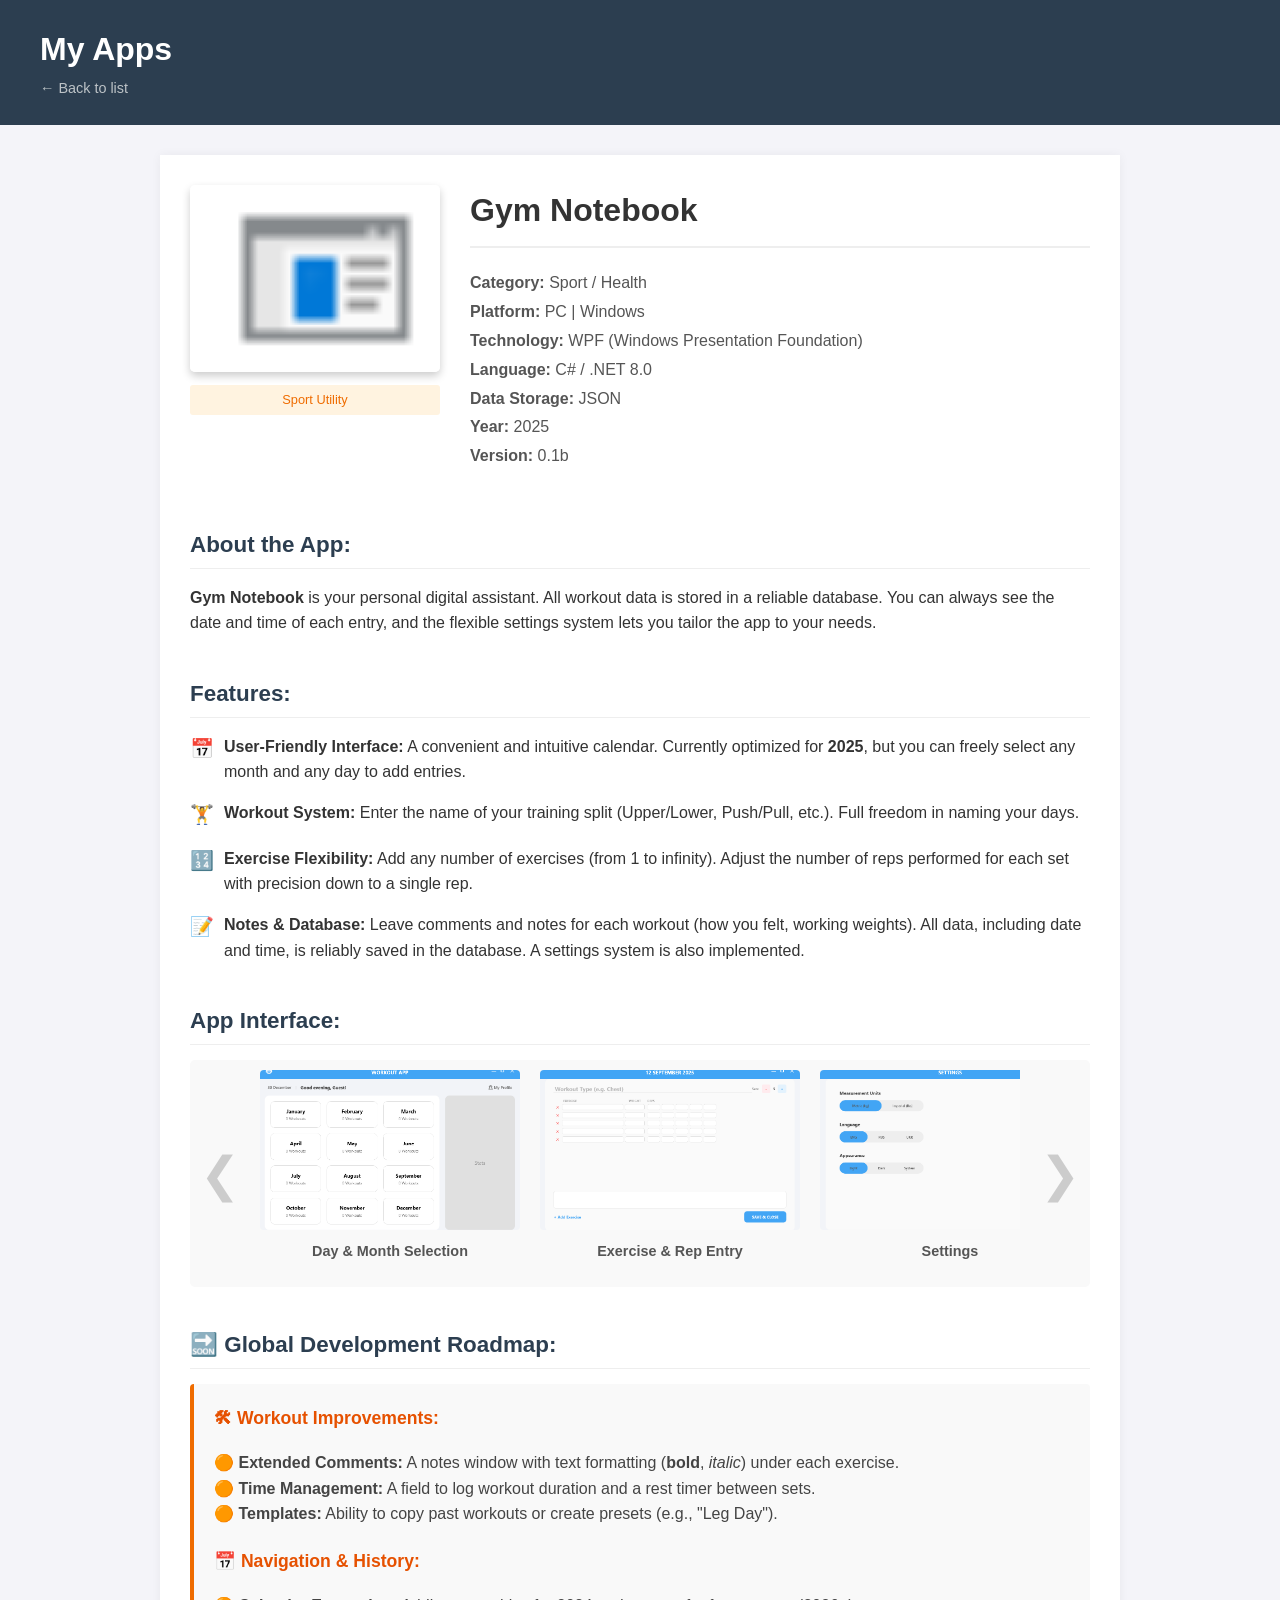
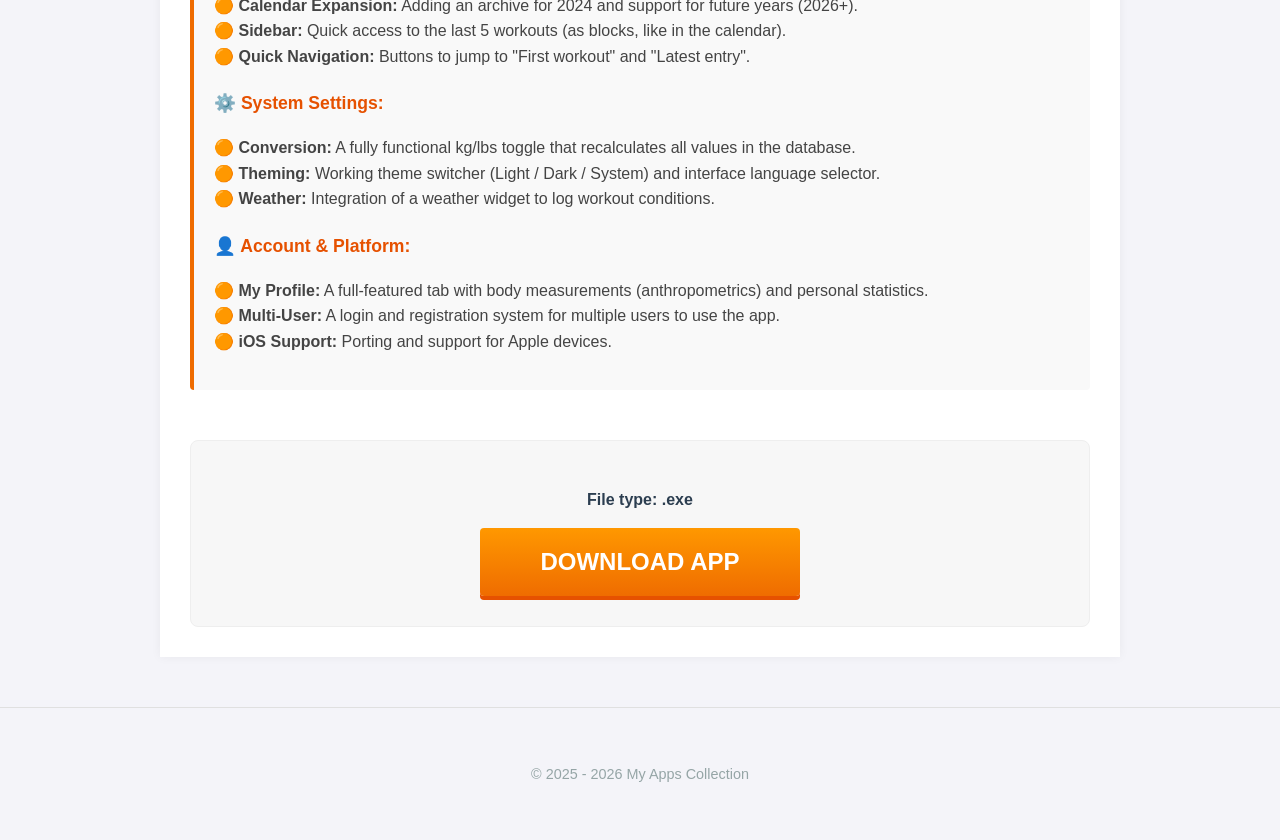
<file: gym-app.html>
<!DOCTYPE html>
<html lang="en">

<head>
    <meta charset="UTF-8">
    <meta name="viewport" content="width=device-width, initial-scale=1.0">
    <title>Gym Notebook - Workout Journal</title>
    <link rel="icon" type="image/png" href="img/icon.png">
    <link rel="stylesheet" href="style.css">
    <link rel="stylesheet" href="details.css">
</head>

<body>

    <header>
        <a href="index.html" class="logo-link">
            <h1>My Apps</h1>
        </a>
        <br>
        <a href="index.html" class="back-link">← Back to list</a>
    </header>

    <main class="detail-container">

        <div class="game-header">
            <div class="game-cover">
                <img src="img/Gym-app/logo.png" alt="Gym App Cover">
                <div class="update-tag" style="background:#fff3e0; color:#ef6c00;">Sport Utility</div>
            </div>

            <div class="game-info">
                <h1>Gym Notebook</h1>
                <ul class="meta-list">
                    <li><strong>Category:</strong> Sport / Health</li>
                    <li><strong>Platform:</strong> PC | Windows</li>
                    <li><strong>Technology:</strong> WPF (Windows Presentation Foundation)</li>
                    <li><strong>Language:</strong> C# / .NET 8.0</li>
                    <li><strong>Data Storage:</strong> JSON</li>
                    <li><strong>Year:</strong> 2025</li>
                    <li><strong>Version:</strong> 0.1b</li>
                </ul>
            </div>
        </div>

        <div class="content-section">
            <h2 class="section-title">About the App:</h2>
            <p class="description">
                <strong>Gym Notebook</strong> is your personal digital assistant. All workout data is stored in a
                reliable database.
                You can always see the date and time of each entry, and the flexible settings system lets you tailor the
                app to your needs.
            </p>
        </div>

        <div class="content-section">
            <h2 class="section-title">Features:</h2>
            <ul class="feature-list" style="list-style: none; padding: 0;">

                <li style="margin-bottom: 15px; display: flex; align-items: start;">
                    <span style="color: #ef6c00; font-size: 1.2rem; margin-right: 10px;">📅</span>
                    <div>
                        <strong>User-Friendly Interface:</strong>
                        A convenient and intuitive calendar. Currently optimized for <strong>2025</strong>,
                        but you can freely select any month and any day to add entries.
                    </div>
                </li>

                <li style="margin-bottom: 15px; display: flex; align-items: start;">
                    <span style="color: #ef6c00; font-size: 1.2rem; margin-right: 10px;">🏋️</span>
                    <div>
                        <strong>Workout System:</strong>
                        Enter the name of your training split (Upper/Lower, Push/Pull, etc.). Full freedom in naming
                        your days.
                    </div>
                </li>

                <li style="margin-bottom: 15px; display: flex; align-items: start;">
                    <span style="color: #ef6c00; font-size: 1.2rem; margin-right: 10px;">🔢</span>
                    <div>
                        <strong>Exercise Flexibility:</strong>
                        Add any number of exercises (from 1 to infinity). Adjust the number of reps performed
                        for each set with precision down to a single rep.
                    </div>
                </li>

                <li style="margin-bottom: 15px; display: flex; align-items: start;">
                    <span style="color: #ef6c00; font-size: 1.2rem; margin-right: 10px;">📝</span>
                    <div>
                        <strong>Notes & Database:</strong>
                        Leave comments and notes for each workout (how you felt, working weights).
                        All data, including date and time, is reliably saved in the database. A settings system is also
                        implemented.
                    </div>
                </li>

            </ul>
        </div>

        <div class="content-section">
            <h2 class="section-title">App Interface:</h2>

            <div class="carousel-wrapper">
                <button class="nav-btn prev-btn" onclick="moveSlide(-1)">&#10094;</button>

                <div class="carousel-container" id="carousel">

                    <div class="slide">
                        <div class="img-container" onclick="openModal(this)">
                            <img src="img/Gym-app/main-menu.png" alt="Workout Calendar">
                            <div class="zoom-icon">🔍</div>
                        </div>
                        <p class="slide-caption">Day & Month Selection</p>
                    </div>

                    <div class="slide">
                        <div class="img-container" onclick="openModal(this)">
                            <img src="img/Gym-app/exercise.png" alt="Exercise Input">
                            <div class="zoom-icon">🔍</div>
                        </div>
                        <p class="slide-caption">Exercise & Rep Entry</p>
                    </div>

                    <div class="slide">
                        <div class="img-container" onclick="openModal(this)">
                            <img src="img/Gym-app/settings.png" alt="Settings">
                            <div class="zoom-icon">🔍</div>
                        </div>
                        <p class="slide-caption">Settings</p>
                    </div>

                </div>

                <button class="nav-btn next-btn" onclick="moveSlide(1)">&#10095;</button>
            </div>
        </div>

        <div class="content-section">
            <h2 class="section-title">🔜 Global Development Roadmap:</h2>
            <div class="roadmap-box"
                style="background: #f9f9f9; padding: 20px; border-left: 4px solid #ef6c00; border-radius: 4px;">

                <h3 style="margin-top: 0; color: #e65100; font-size: 1.1rem;">🛠 Workout Improvements:</h3>
                <ul style="list-style: none; padding-left: 0; line-height: 1.6; color: #444; margin-bottom: 20px;">
                    <li>🟠 <strong>Extended Comments:</strong> A notes window with text formatting
                        (<strong>bold</strong>, <em>italic</em>) under each exercise.</li>
                    <li>🟠 <strong>Time Management:</strong> A field to log workout duration and a rest timer between
                        sets.</li>
                    <li>🟠 <strong>Templates:</strong> Ability to copy past workouts or create presets (e.g., "Leg
                        Day").</li>
                </ul>

                <h3 style="color: #e65100; font-size: 1.1rem;">📅 Navigation & History:</h3>
                <ul style="list-style: none; padding-left: 0; line-height: 1.6; color: #444; margin-bottom: 20px;">
                    <li>🟠 <strong>Calendar Expansion:</strong> Adding an archive for 2024 and support for future years
                        (2026+).</li>
                    <li>🟠 <strong>Sidebar:</strong> Quick access to the last 5 workouts (as blocks, like in the
                        calendar).</li>
                    <li>🟠 <strong>Quick Navigation:</strong> Buttons to jump to "First workout" and "Latest entry".
                    </li>
                </ul>

                <h3 style="color: #e65100; font-size: 1.1rem;">⚙️ System Settings:</h3>
                <ul style="list-style: none; padding-left: 0; line-height: 1.6; color: #444; margin-bottom: 20px;">
                    <li>🟠 <strong>Conversion:</strong> A fully functional kg/lbs toggle that recalculates all values in
                        the database.</li>
                    <li>🟠 <strong>Theming:</strong> Working theme switcher (Light / Dark / System) and interface
                        language selector.</li>
                    <li>🟠 <strong>Weather:</strong> Integration of a weather widget to log workout conditions.</li>
                </ul>

                <h3 style="color: #e65100; font-size: 1.1rem;">👤 Account & Platform:</h3>
                <ul style="list-style: none; padding-left: 0; line-height: 1.6; color: #444;">
                    <li>🟠 <strong>My Profile:</strong> A full-featured tab with body measurements (anthropometrics) and
                        personal statistics.</li>
                    <li>🟠 <strong>Multi-User:</strong> A login and registration system for multiple users to use the
                        app.</li>
                    <li>🟠 <strong>iOS Support:</strong> Porting and support for Apple devices.</li>
                </ul>

            </div>
        </div>

        <div class="download-footer">
            <p class="file-info">File type: .exe</p>
            <a href="https://drive.google.com/file/d/1aEjJeksRUofnuMO-GOtIKG4MSFSgbVoJ/view?usp=sharing"
                class="torrent-btn" download
                style="background: linear-gradient(to bottom, #ff9800, #ef6c00); box-shadow: 0 4px 0 #e65100;">Download
                App</a>
        </div>

    </main>

    <footer>
        <p>&copy; 2025 - 2026 My Apps Collection</p>
    </footer>

    <div id="imageModal" class="modal" onclick="closeModal()">
        <span class="close">&times;</span>
        <img class="modal-content" id="modalImg">
    </div>
    <script src="script.js"></script>

</body>

</html>
</file>
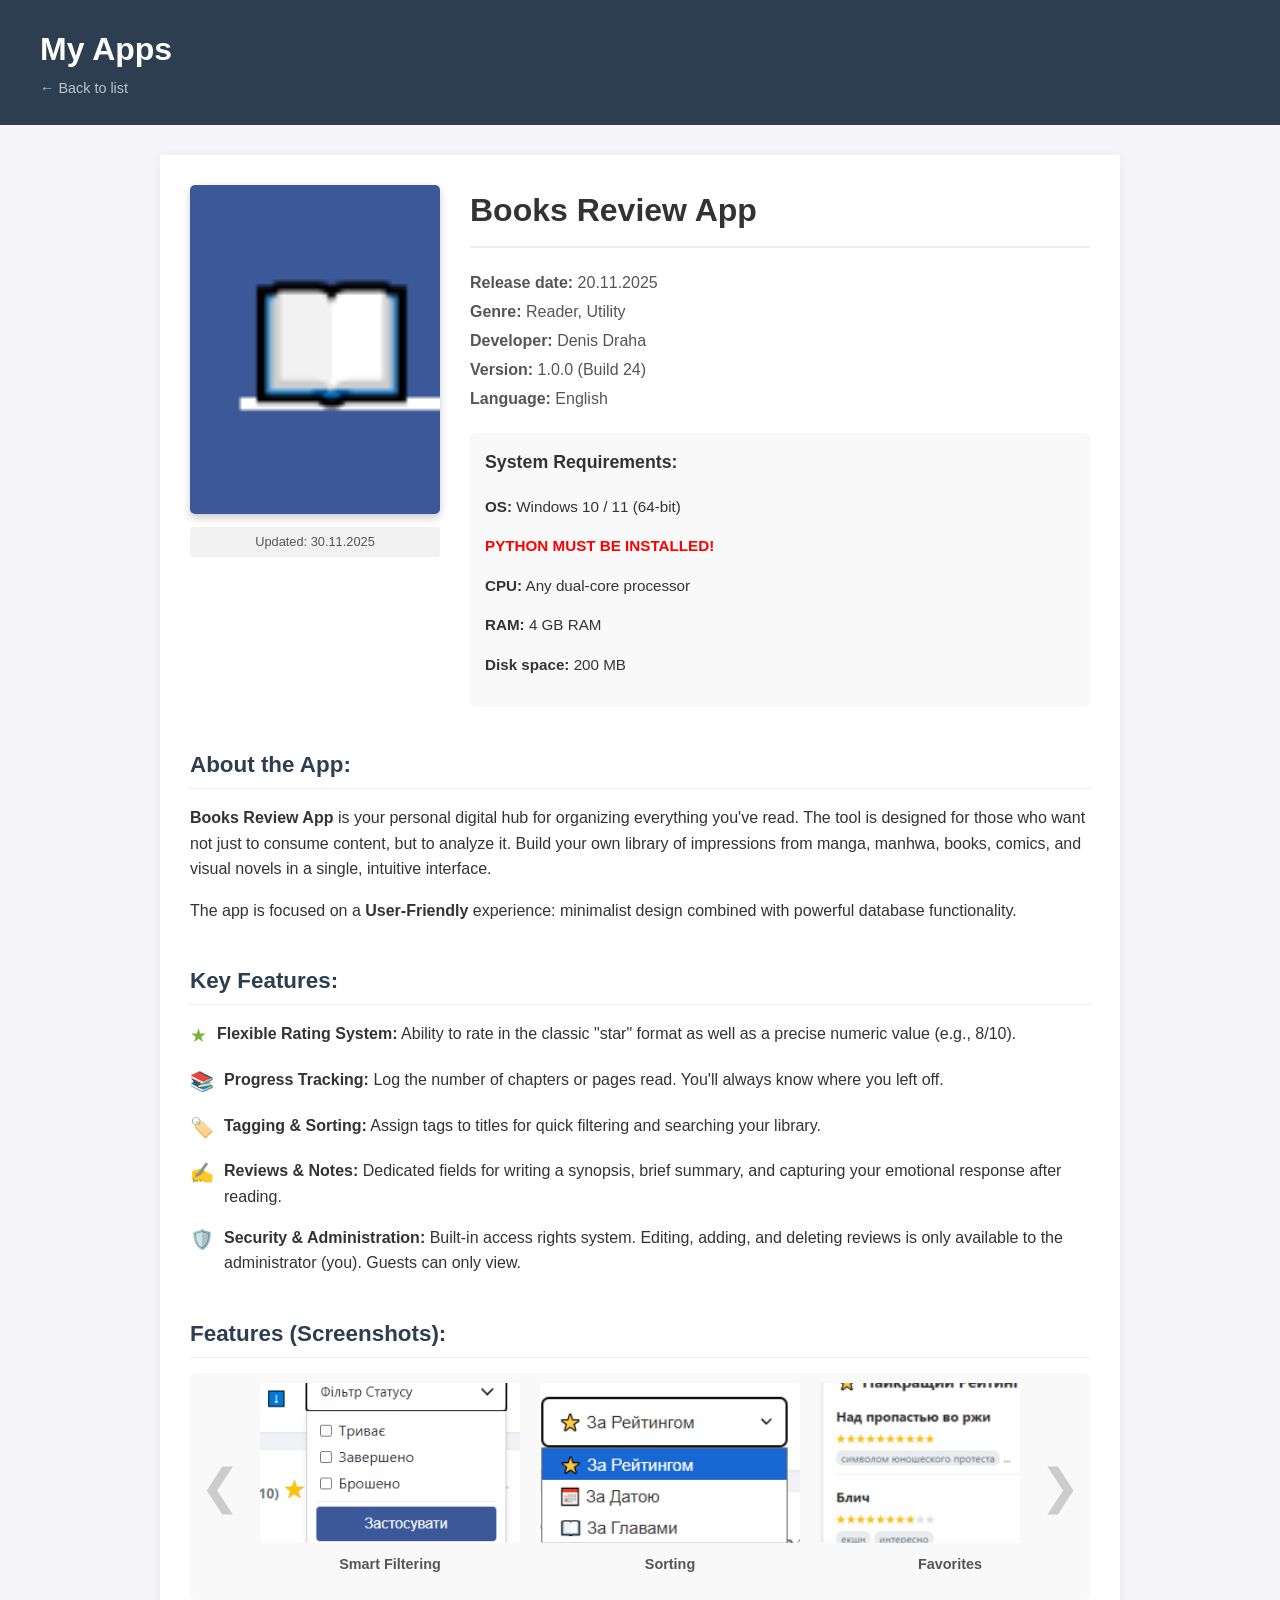
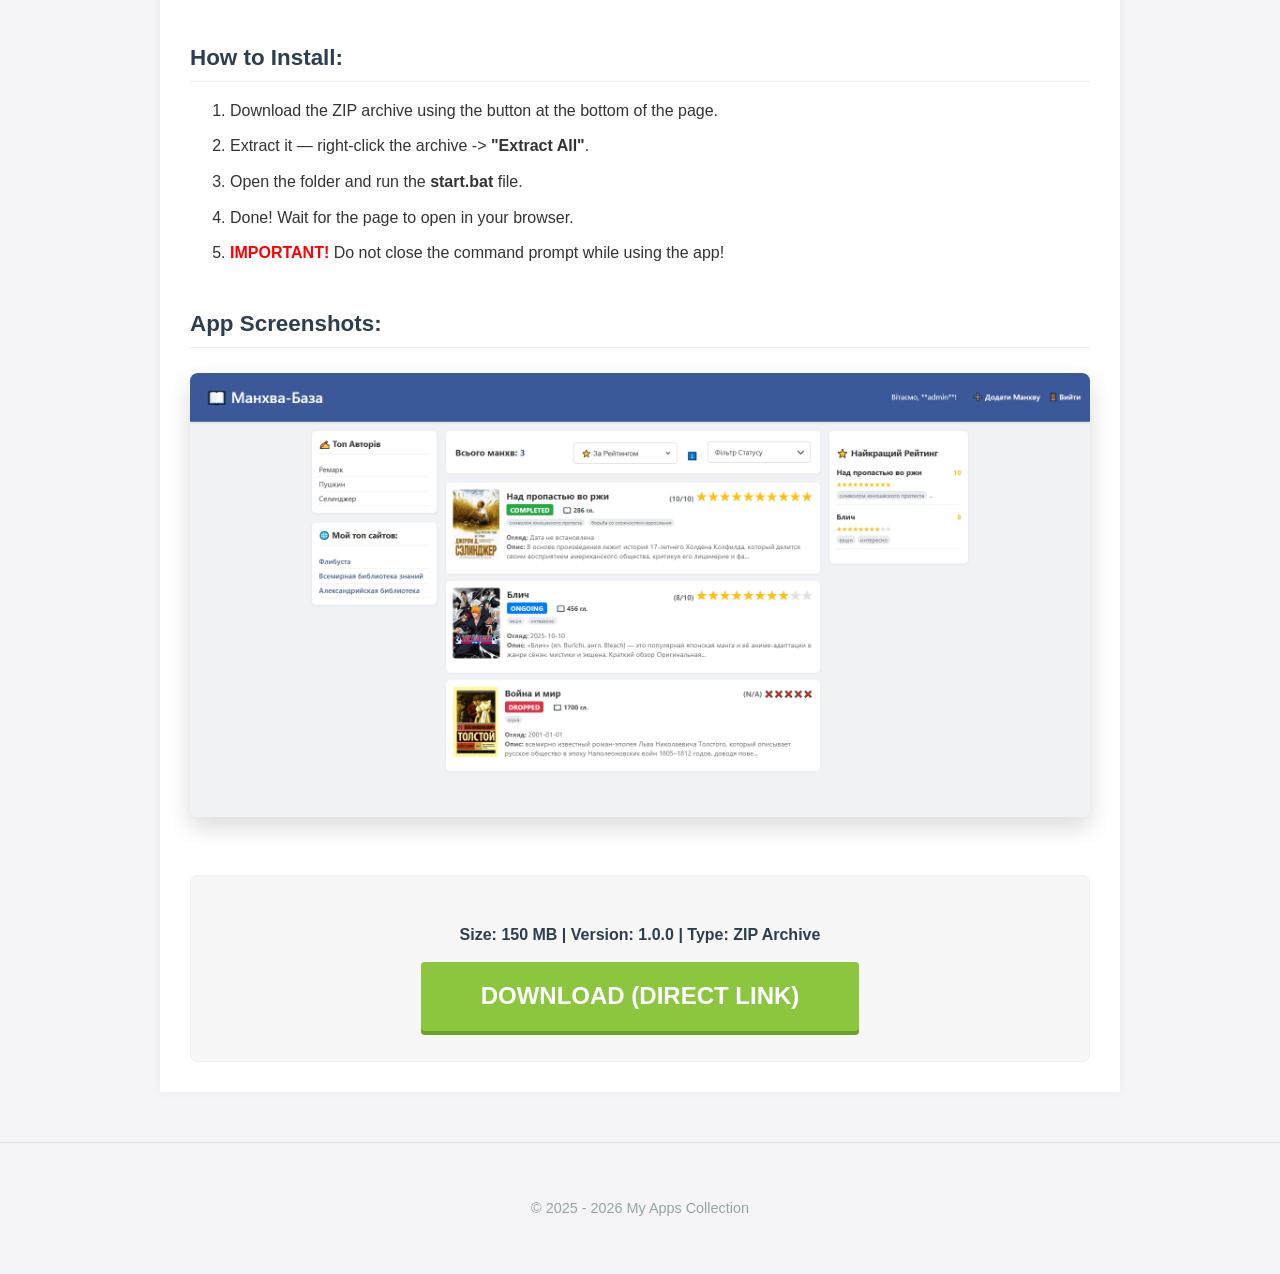
<file: manhwa-app.html>
<!DOCTYPE html>
<html lang="en">

<head>
    <meta charset="UTF-8">
    <meta name="viewport" content="width=device-width, initial-scale=1.0">
    <title>Books Review App</title>
    <link rel="icon" type="image/png" href="img/icon.png">
    <link rel="stylesheet" href="style.css">
    <link rel="stylesheet" href="details.css">
</head>

<body>

    <header>
        <a href="index.html" class="logo-link">
            <h1>My Apps</h1>
        </a>
        <br>
        <a href="index.html" class="back-link">← Back to list</a>
    </header>

    <main class="detail-container">

        <div class="game-header">
            <div class="game-cover">
                <img src="img/manhwa-img/icon.png" alt="Books Review App Cover">
                <div class="update-tag">Updated: 30.11.2025</div>
            </div>

            <div class="game-info">
                <h1>Books Review App</h1>
                <ul class="meta-list">
                    <li><strong>Release date:</strong> 20.11.2025</li>
                    <li><strong>Genre:</strong> Reader, Utility</li>
                    <li><strong>Developer:</strong> Denis Draha</li>
                    <li><strong>Version:</strong> 1.0.0 (Build 24)</li>
                    <li><strong>Language:</strong> English</li>
                </ul>

                <div class="requirements-box">
                    <h3>System Requirements:</h3>
                    <p><strong>OS:</strong> Windows 10 / 11 (64-bit)</p>
                    <p style="color: red;"><strong>PYTHON MUST BE INSTALLED!</strong></p>
                    <p><strong>CPU:</strong> Any dual-core processor</p>
                    <p><strong>RAM:</strong> 4 GB RAM</p>
                    <p><strong>Disk space:</strong> 200 MB</p>
                </div>
            </div>
        </div>

        <div class="content-section">
            <h2 class="section-title">About the App:</h2>
            <p class="description">
                <strong>Books Review App</strong> is your personal digital hub for organizing everything you've read.
                The tool is designed for those who want not just to consume content, but to analyze it.
                Build your own library of impressions from manga, manhwa, books, comics, and visual novels in a single,
                intuitive interface.
            </p>
            <p class="description" style="margin-top: 10px;">
                The app is focused on a <strong>User-Friendly</strong> experience: minimalist design combined with
                powerful database functionality.
            </p>
        </div>

        <div class="content-section">
            <h2 class="section-title">Key Features:</h2>
            <ul class="feature-list" style="list-style: none; padding: 0;">

                <li style="margin-bottom: 15px; display: flex; align-items: start;">
                    <span style="color: #7ab536; font-size: 1.2rem; margin-right: 10px;">★</span>
                    <div>
                        <strong>Flexible Rating System:</strong>
                        Ability to rate in the classic "star" format as well as a precise numeric value
                        (e.g., 8/10).
                    </div>
                </li>

                <li style="margin-bottom: 15px; display: flex; align-items: start;">
                    <span style="color: #7ab536; font-size: 1.2rem; margin-right: 10px;">📚</span>
                    <div>
                        <strong>Progress Tracking:</strong>
                        Log the number of chapters or pages read. You'll always know where you left off.
                    </div>
                </li>

                <li style="margin-bottom: 15px; display: flex; align-items: start;">
                    <span style="color: #7ab536; font-size: 1.2rem; margin-right: 10px;">🏷️</span>
                    <div>
                        <strong>Tagging & Sorting:</strong>
                        Assign tags to titles for quick filtering and searching your library.
                    </div>
                </li>

                <li style="margin-bottom: 15px; display: flex; align-items: start;">
                    <span style="color: #7ab536; font-size: 1.2rem; margin-right: 10px;">✍️</span>
                    <div>
                        <strong>Reviews & Notes:</strong>
                        Dedicated fields for writing a synopsis, brief summary, and capturing your emotional response
                        after
                        reading.
                    </div>
                </li>

                <li style="margin-bottom: 15px; display: flex; align-items: start;">
                    <span style="color: #7ab536; font-size: 1.2rem; margin-right: 10px;">🛡️</span>
                    <div>
                        <strong>Security & Administration:</strong>
                        Built-in access rights system. Editing, adding, and deleting reviews is only available to
                        the administrator (you). Guests can only view.
                    </div>
                </li>

            </ul>
        </div>

        <div class="content-section">
            <h2 class="section-title">Features (Screenshots):</h2>

            <div class="carousel-wrapper">

                <button class="nav-btn prev-btn" onclick="moveSlide(-1)">&#10094;</button>

                <div class="carousel-container" id="carousel">

                    <div class="slide">
                        <div class="img-container" onclick="openModal(this)">
                            <img src="img/manhwa-img/filtr.png" alt="Filtering">
                            <div class="zoom-icon">🔍</div>
                        </div>
                        <p class="slide-caption">Smart Filtering</p>
                    </div>

                    <div class="slide">
                        <div class="img-container" onclick="openModal(this)">
                            <img src="img/manhwa-img/sort.png" alt="Sorting">
                            <div class="zoom-icon">🔍</div>
                        </div>
                        <p class="slide-caption">Sorting</p>
                    </div>

                    <div class="slide">
                        <div class="img-container" onclick="openModal(this)">
                            <img src="img/manhwa-img/top.png" alt="Favorites">
                            <div class="zoom-icon">🔍</div>
                        </div>
                        <p class="slide-caption">Favorites</p>
                    </div>

                    <div class="slide">
                        <div class="img-container" onclick="openModal(this)">
                            <img src="img/manhwa-img/custom.png" alt="Customization">
                            <div class="zoom-icon">🔍</div>
                        </div>
                        <p class="slide-caption">Customization</p>
                    </div>

                    <div class="slide">
                        <div class="img-container" onclick="openModal(this)">
                            <img src="img/manhwa-img/security.png" alt="Security">
                            <div class="zoom-icon">🔍</div>
                        </div>
                        <p class="slide-caption">Privacy</p>
                    </div>

                </div>

                <button class="nav-btn next-btn" onclick="moveSlide(1)">&#10095;</button>
            </div>
        </div>

        <div id="imageModal" class="modal" onclick="closeModal()">
            <span class="close">&times;</span>
            <img class="modal-content" id="modalImg">
        </div>

        <script src="script.js"></script>

        <div class="content-section">
            <h2 class="section-title">How to Install:</h2>
            <ol class="install-steps">
                <li>Download the ZIP archive using the button at the bottom of the page.</li>
                <li>Extract it — right-click the archive -> <strong>"Extract All"</strong>.</li>
                <li>Open the folder and run the <strong>start.bat</strong> file.</li>
                <li>Done! Wait for the page to open in your browser.</li>
                <li><span style="color: red; font-weight: 700;">IMPORTANT!</span> Do not close the command prompt while
                    using the app!</li>
            </ol>
        </div>

        <div class="content-section">
            <h2 class="section-title">App Screenshots:</h2>
            <div class="screenshots-grid">
                <img src="img/manhwa-img/full-app.png" alt="Screenshot 2">
            </div>
        </div>

        <div class="download-footer">
            <p class="file-info">Size: 150 MB | Version: 1.0.0 | Type: ZIP Archive</p>
            <a href="files/manhwa-rating.zip" class="torrent-btn" download>Download (Direct Link)</a>
        </div>

    </main>

    <footer>
        <p>&copy; 2025 - 2026 My Apps Collection</p>
    </footer>

</body>

</html>
</file>
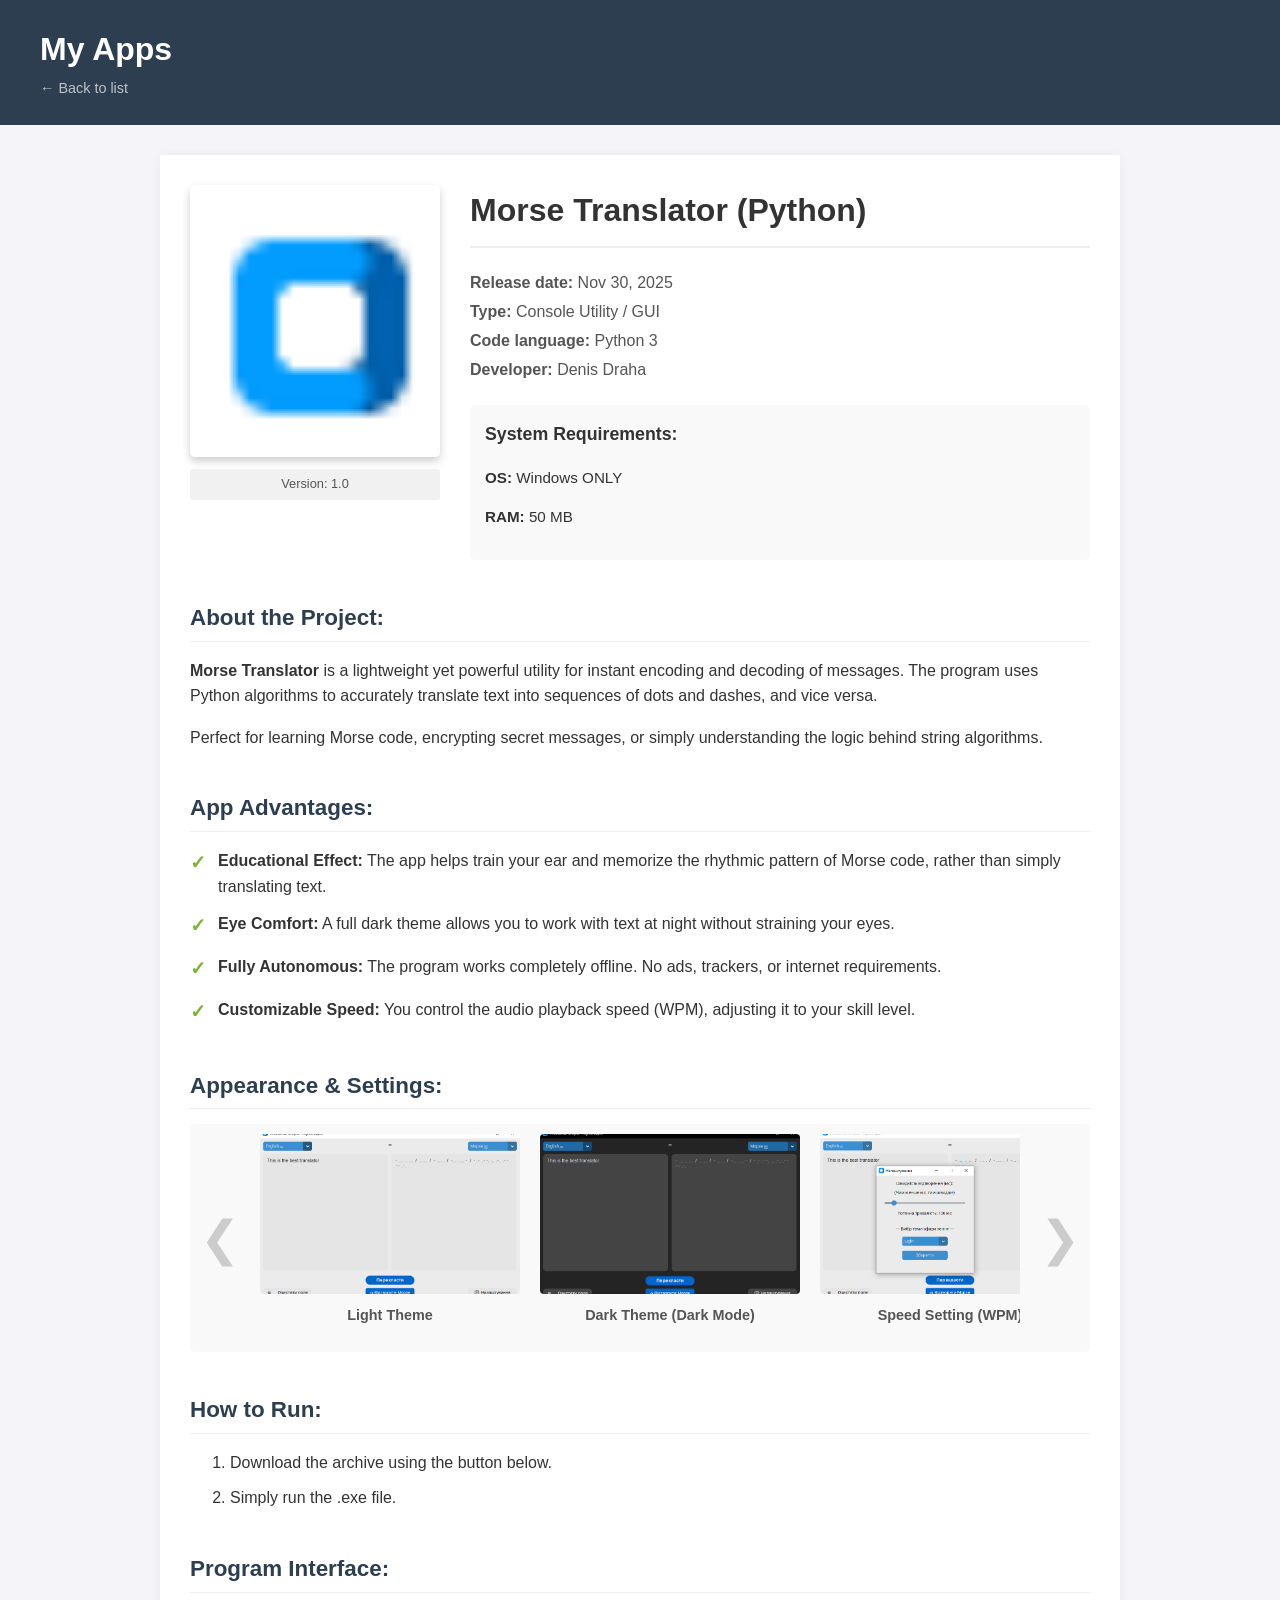
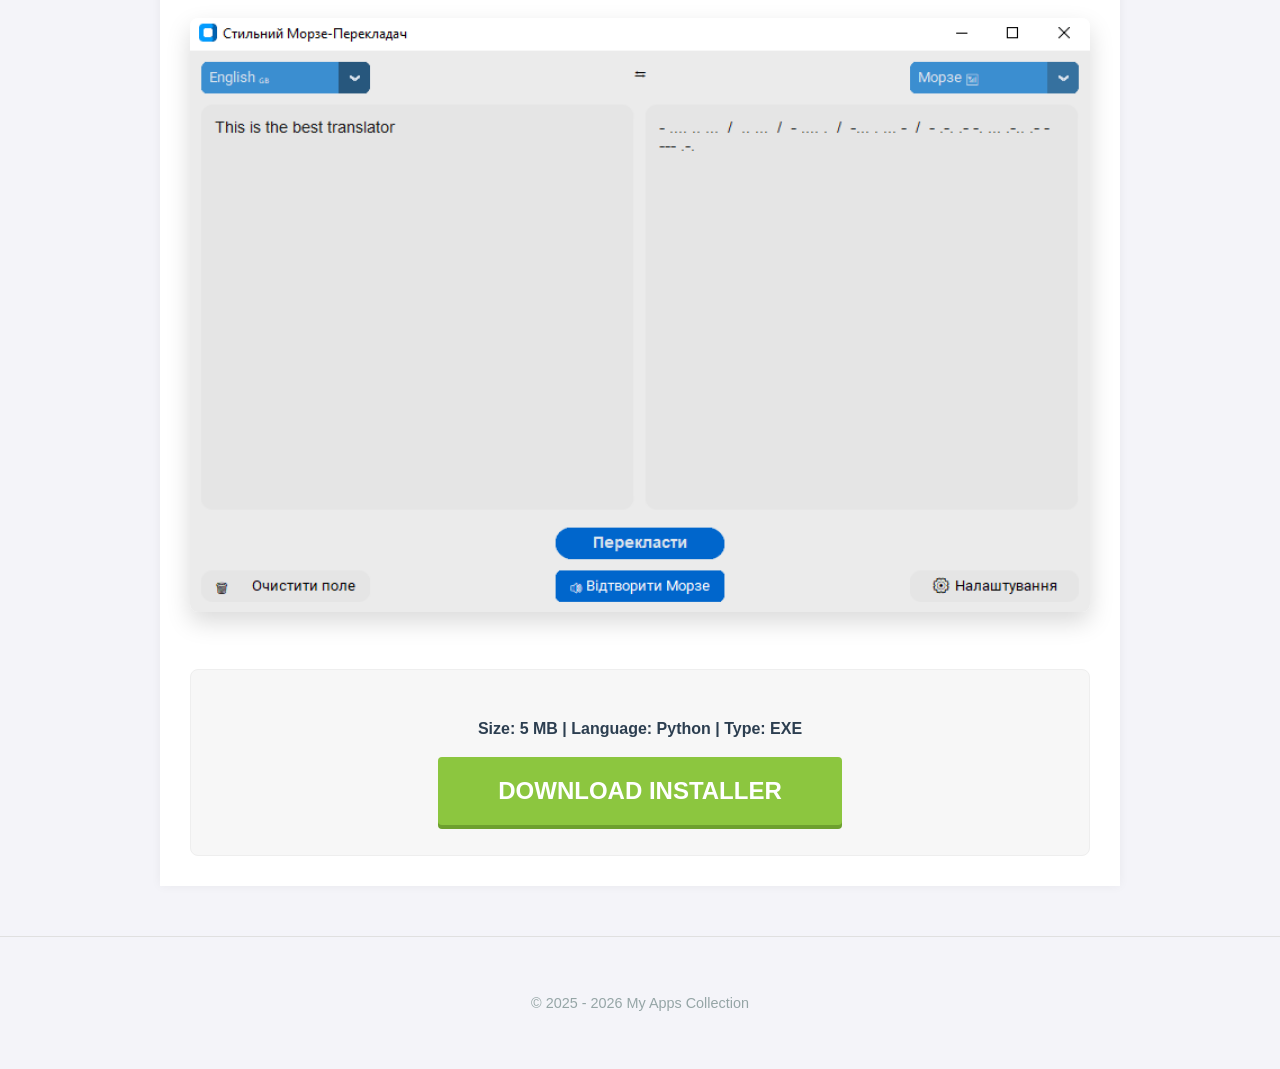
<file: morse-app.html>
<!DOCTYPE html>
<html lang="en">

<head>
    <meta charset="UTF-8">
    <meta name="viewport" content="width=device-width, initial-scale=1.0">
    <title>Morse Translator - Download</title>
    <link rel="icon" type="image/png" href="img/icon.png">
    <link rel="stylesheet" href="style.css">
    <link rel="stylesheet" href="details.css">
</head>

<body>

    <header>
        <a href="index.html" class="logo-link">
            <h1>My Apps</h1>
        </a>
        <br>
        <a href="index.html" class="back-link">← Back to list</a>
    </header>

    <main class="detail-container">

        <div class="game-header">
            <div class="game-cover">
                <img src="img/morze-tr-img/icon.png" alt="Morse Py Cover">
                <div class="update-tag">Version: 1.0</div>
            </div>

            <div class="game-info">
                <h1>Morse Translator (Python)</h1>
                <ul class="meta-list">
                    <li><strong>Release date:</strong> Nov 30, 2025</li>
                    <li><strong>Type:</strong> Console Utility / GUI</li>
                    <li><strong>Code language:</strong> Python 3</li>
                    <li><strong>Developer:</strong> Denis Draha</li>
                </ul>

                <div class="requirements-box">
                    <h3>System Requirements:</h3>
                    <p><strong>OS:</strong> Windows ONLY</p>
                    <p><strong>RAM:</strong> 50 MB</p>
                </div>
            </div>
        </div>

        <div class="content-section">
            <h2 class="section-title">About the Project:</h2>
            <p class="description">
                <strong>Morse Translator</strong> is a lightweight yet powerful utility for instant encoding and
                decoding of messages.
                The program uses Python algorithms to accurately translate text into sequences of dots and dashes, and
                vice versa.
            </p>
            <p class="description" style="margin-top: 10px;">
                Perfect for learning Morse code, encrypting secret messages, or simply understanding the
                logic behind string algorithms.
            </p>
        </div>

        <div class="content-section">
            <h2 class="section-title">App Advantages:</h2>
            <ul class="benefits-list" style="list-style: none; padding: 0;">

                <li style="margin-bottom: 12px; display: flex; align-items: start;">
                    <span style="color: #7ab536; font-weight: bold; font-size: 1.2rem; margin-right: 12px;">✓</span>
                    <div>
                        <strong>Educational Effect:</strong>
                        The app helps train your ear and memorize the rhythmic pattern of Morse code, rather than simply
                        translating text.
                    </div>
                </li>

                <li style="margin-bottom: 12px; display: flex; align-items: start;">
                    <span style="color: #7ab536; font-weight: bold; font-size: 1.2rem; margin-right: 12px;">✓</span>
                    <div>
                        <strong>Eye Comfort:</strong>
                        A full dark theme allows you to work with text at night without straining your eyes.
                    </div>
                </li>

                <li style="margin-bottom: 12px; display: flex; align-items: start;">
                    <span style="color: #7ab536; font-weight: bold; font-size: 1.2rem; margin-right: 12px;">✓</span>
                    <div>
                        <strong>Fully Autonomous:</strong>
                        The program works completely offline. No ads, trackers, or internet requirements.
                    </div>
                </li>

                <li style="margin-bottom: 12px; display: flex; align-items: start;">
                    <span style="color: #7ab536; font-weight: bold; font-size: 1.2rem; margin-right: 12px;">✓</span>
                    <div>
                        <strong>Customizable Speed:</strong>
                        You control the audio playback speed (WPM), adjusting it to your skill level.
                    </div>
                </li>

            </ul>
        </div>

        <div class="content-section">

            <h2 class="section-title">Appearance & Settings:</h2>

            <div class="carousel-wrapper">

                <button class="nav-btn prev-btn" onclick="moveSlide(-1)">&#10094;</button>

                <div class="carousel-container" id="carousel">

                    <div class="slide">
                        <div class="img-container" onclick="openModal(this)">
                            <img src="img/morze-tr-img/light.png" alt="Light Theme">
                            <div class="zoom-icon">🔍</div>
                        </div>
                        <p class="slide-caption">Light Theme</p>
                    </div>

                    <div class="slide">
                        <div class="img-container" onclick="openModal(this)">
                            <img src="img/morze-tr-img/dark.png" alt="Dark Theme">
                            <div class="zoom-icon">🔍</div>
                        </div>
                        <p class="slide-caption">Dark Theme (Dark Mode)</p>
                    </div>

                    <div class="slide">
                        <div class="img-container" onclick="openModal(this)">
                            <img src="img/morze-tr-img/settings.png" alt="Sound Settings">
                            <div class="zoom-icon">🔍</div>
                        </div>
                        <p class="slide-caption">Speed Setting (WPM)</p>
                    </div>

                    <div class="slide">
                        <div class="img-container" onclick="openModal(this)">
                            <img src="img/morze-tr-img/lang.png" alt="Language Selection">
                            <div class="zoom-icon">🔍</div>
                        </div>
                        <p class="slide-caption">Language Switch (RU/EN)</p>
                    </div>

                </div>

                <button class="nav-btn next-btn" onclick="moveSlide(1)">&#10095;</button>
            </div>
        </div>

        <div class="content-section">
            <h2 class="section-title">How to Run:</h2>
            <ol class="install-steps">
                <li>Download the archive using the button below.</li>
                <li>Simply run the .exe file.</li>
            </ol>
        </div>

        <div class="content-section">
            <h2 class="section-title">Program Interface:</h2>
            <div class="screenshots-grid">
                <img src="img/morze-tr-img/light.png" alt="Morse Translator Screenshot" onclick="openModal(this)">
            </div>
        </div>

        <div class="download-footer">
            <p class="file-info">Size: 5 MB | Language: Python | Type: EXE</p>
            <a href="files/index.exe" class="torrent-btn" download>Download Installer</a>
        </div>

    </main>

    <div id="imageModal" class="modal" onclick="closeModal()">
        <span class="close">&times;</span>
        <img class="modal-content" id="modalImg">
    </div>

    <footer>
        <p>&copy; 2025 - 2026 My Apps Collection</p>
    </footer>

    <script src="script.js"></script>

</body>

</html>
</file>
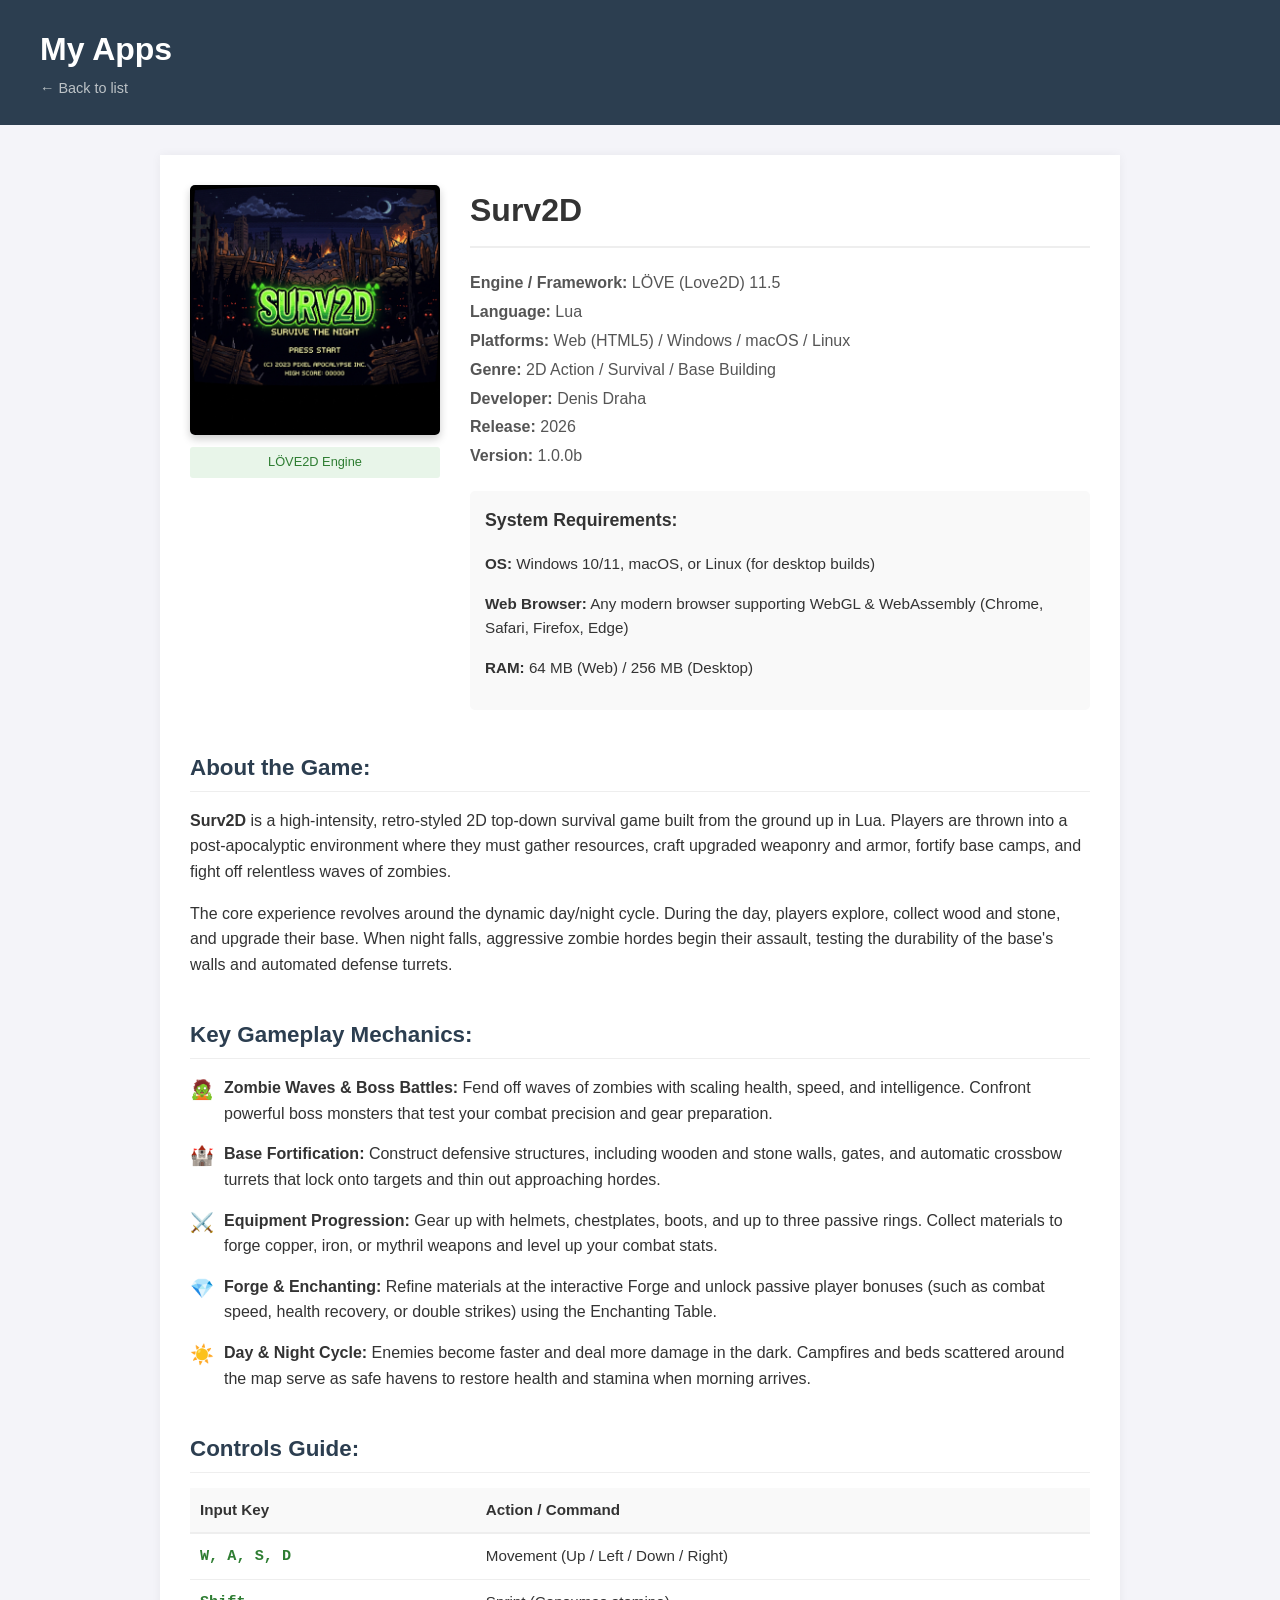
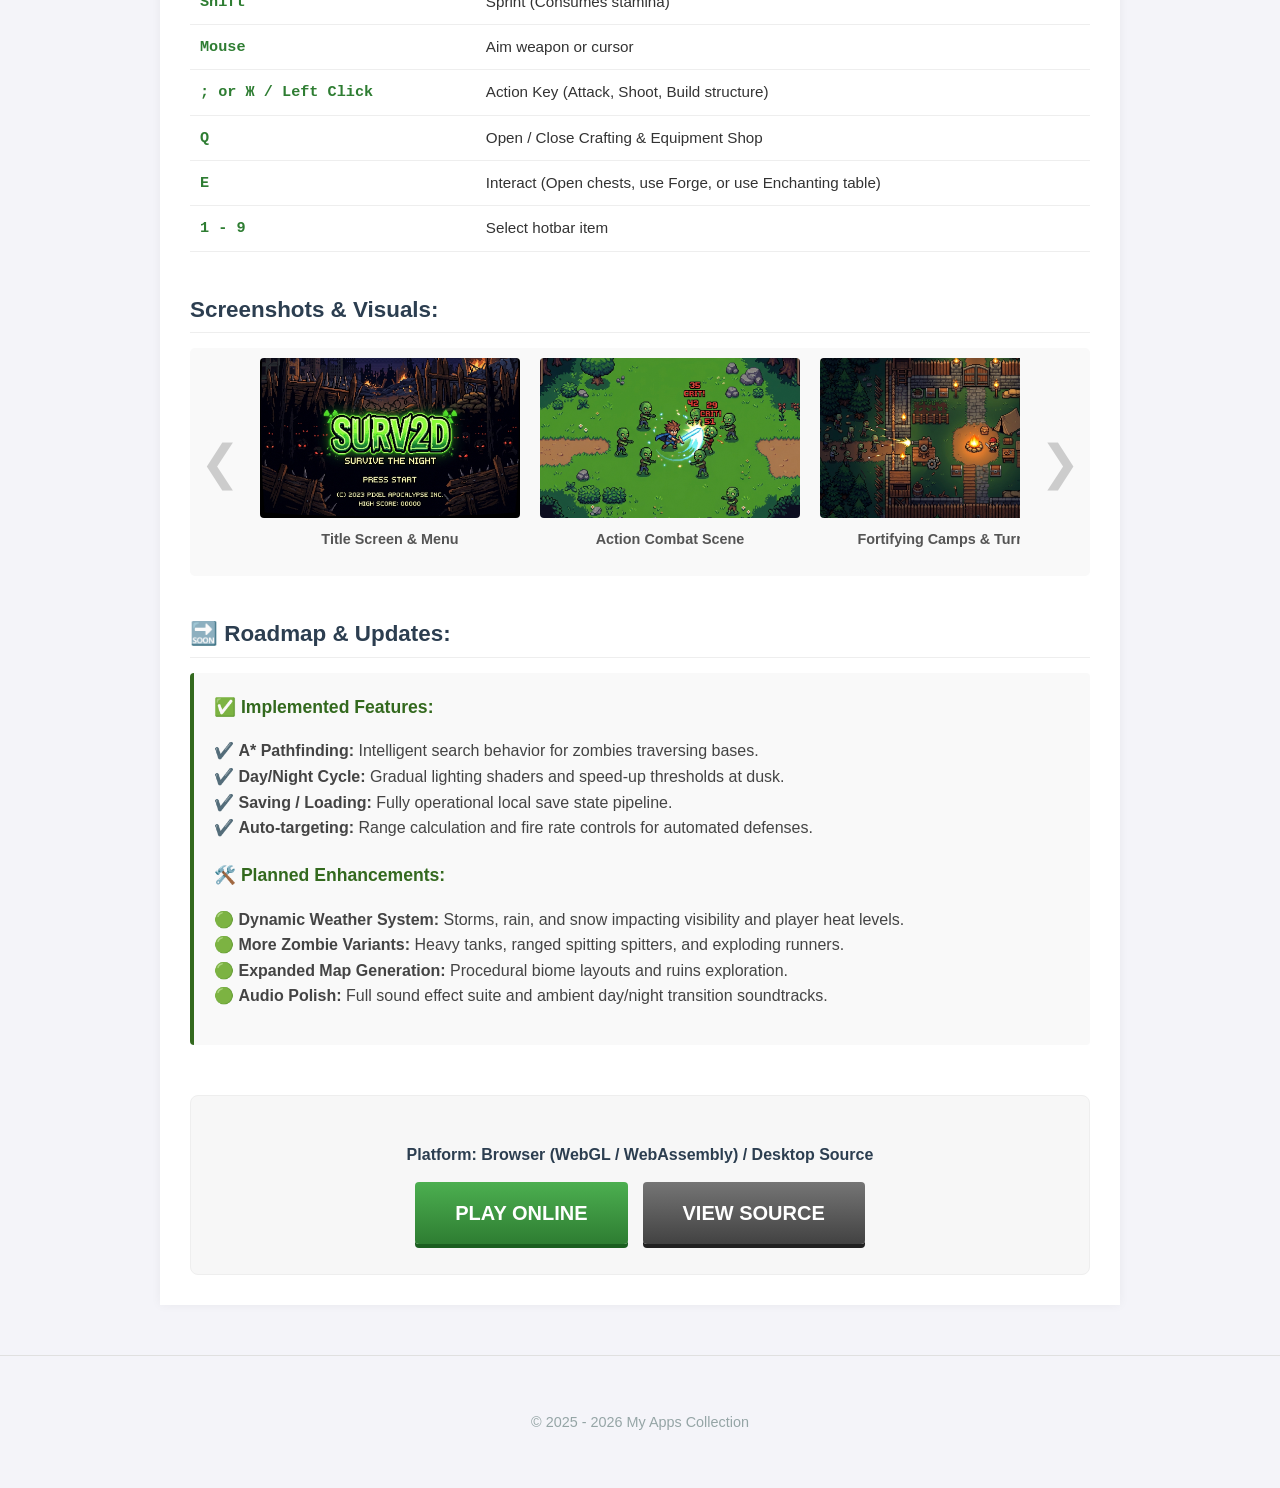
<file: surv2d.html>
<!DOCTYPE html>
<html lang="en">

<head>
    <meta charset="UTF-8">
    <meta name="viewport" content="width=device-width, initial-scale=1.0">
    <title>Surv2D - Play Online & Details</title>
    <link rel="icon" type="image/png" href="img/icon.png">
    <link rel="stylesheet" href="style.css">
    <link rel="stylesheet" href="details.css">
</head>

<body>

    <header>
        <a href="index.html" class="logo-link">
            <h1>My Apps</h1>
        </a>
        <br>
        <a href="index.html" class="back-link">← Back to list</a>
    </header>

    <main class="detail-container">

        <div class="game-header">
            <div class="game-cover">
                <img src="img/surv2d/logo.png" alt="Surv2D Cover Image">
                <div class="update-tag" style="background:#e8f5e9; color:#2e7d32;">LÖVE2D Engine</div>
            </div>

            <div class="game-info">
                <h1>Surv2D</h1>
                <ul class="meta-list">
                    <li><strong>Engine / Framework:</strong> LÖVE (Love2D) 11.5</li>
                    <li><strong>Language:</strong> Lua</li>
                    <li><strong>Platforms:</strong> Web (HTML5) / Windows / macOS / Linux</li>
                    <li><strong>Genre:</strong> 2D Action / Survival / Base Building</li>
                    <li><strong>Developer:</strong> Denis Draha</li>
                    <li><strong>Release:</strong> 2026</li>
                    <li><strong>Version:</strong> 1.0.0b</li>
                </ul>

                <div class="requirements-box">
                    <h3>System Requirements:</h3>
                    <p><strong>OS:</strong> Windows 10/11, macOS, or Linux (for desktop builds)</p>
                    <p><strong>Web Browser:</strong> Any modern browser supporting WebGL &amp; WebAssembly (Chrome, Safari, Firefox, Edge)</p>
                    <p><strong>RAM:</strong> 64 MB (Web) / 256 MB (Desktop)</p>
                </div>
            </div>
        </div>

        <div class="content-section">
            <h2 class="section-title">About the Game:</h2>
            <p class="description">
                <strong>Surv2D</strong> is a high-intensity, retro-styled 2D top-down survival game built from the ground up in Lua.
                Players are thrown into a post-apocalyptic environment where they must gather resources, craft upgraded weaponry and armor, fortify base camps, and fight off relentless waves of zombies.
            </p>
            <p class="description" style="margin-top: 10px;">
                The core experience revolves around the dynamic day/night cycle. During the day, players explore, collect wood and stone, and upgrade their base. 
                When night falls, aggressive zombie hordes begin their assault, testing the durability of the base's walls and automated defense turrets.
            </p>
        </div>

        <div class="content-section">
            <h2 class="section-title">Key Gameplay Mechanics:</h2>
            <ul class="feature-list" style="list-style: none; padding: 0;">

                <li style="margin-bottom: 15px; display: flex; align-items: start;">
                    <span style="color: #2e7d32; font-size: 1.2rem; margin-right: 10px;">🧟</span>
                    <div>
                        <strong>Zombie Waves &amp; Boss Battles:</strong>
                        Fend off waves of zombies with scaling health, speed, and intelligence. Confront powerful boss monsters that test your combat precision and gear preparation.
                    </div>
                </li>

                <li style="margin-bottom: 15px; display: flex; align-items: start;">
                    <span style="color: #2e7d32; font-size: 1.2rem; margin-right: 10px;">🏰</span>
                    <div>
                        <strong>Base Fortification:</strong>
                        Construct defensive structures, including wooden and stone walls, gates, and automatic crossbow turrets that lock onto targets and thin out approaching hordes.
                    </div>
                </li>

                <li style="margin-bottom: 15px; display: flex; align-items: start;">
                    <span style="color: #2e7d32; font-size: 1.2rem; margin-right: 10px;">⚔️</span>
                    <div>
                        <strong>Equipment Progression:</strong>
                        Gear up with helmets, chestplates, boots, and up to three passive rings. Collect materials to forge copper, iron, or mythril weapons and level up your combat stats.
                    </div>
                </li>

                <li style="margin-bottom: 15px; display: flex; align-items: start;">
                    <span style="color: #2e7d32; font-size: 1.2rem; margin-right: 10px;">💎</span>
                    <div>
                        <strong>Forge &amp; Enchanting:</strong>
                        Refine materials at the interactive Forge and unlock passive player bonuses (such as combat speed, health recovery, or double strikes) using the Enchanting Table.
                    </div>
                </li>

                <li style="margin-bottom: 15px; display: flex; align-items: start;">
                    <span style="color: #2e7d32; font-size: 1.2rem; margin-right: 10px;">☀️</span>
                    <div>
                        <strong>Day &amp; Night Cycle:</strong>
                        Enemies become faster and deal more damage in the dark. Campfires and beds scattered around the map serve as safe havens to restore health and stamina when morning arrives.
                    </div>
                </li>

            </ul>
        </div>

        <div class="content-section">
            <h2 class="section-title">Controls Guide:</h2>
            <div style="overflow-x: auto; margin-top: 15px;">
                <table style="width: 100%; border-collapse: collapse; text-align: left; font-size: 0.95rem;">
                    <thead>
                        <tr style="border-bottom: 2px solid #eee; background-color: #f9f9f9;">
                            <th style="padding: 10px;">Input Key</th>
                            <th style="padding: 10px;">Action / Command</th>
                        </tr>
                    </thead>
                    <tbody>
                        <tr style="border-bottom: 1px solid #eee;">
                            <td style="padding: 10px; font-family: monospace; font-weight: bold; color: #2e7d32;">W, A, S, D</td>
                            <td style="padding: 10px;">Movement (Up / Left / Down / Right)</td>
                        </tr>
                        <tr style="border-bottom: 1px solid #eee;">
                            <td style="padding: 10px; font-family: monospace; font-weight: bold; color: #2e7d32;">Shift</td>
                            <td style="padding: 10px;">Sprint (Consumes stamina)</td>
                        </tr>
                        <tr style="border-bottom: 1px solid #eee;">
                            <td style="padding: 10px; font-family: monospace; font-weight: bold; color: #2e7d32;">Mouse</td>
                            <td style="padding: 10px;">Aim weapon or cursor</td>
                        </tr>
                        <tr style="border-bottom: 1px solid #eee;">
                            <td style="padding: 10px; font-family: monospace; font-weight: bold; color: #2e7d32;">; or Ж / Left Click</td>
                            <td style="padding: 10px;">Action Key (Attack, Shoot, Build structure)</td>
                        </tr>
                        <tr style="border-bottom: 1px solid #eee;">
                            <td style="padding: 10px; font-family: monospace; font-weight: bold; color: #2e7d32;">Q</td>
                            <td style="padding: 10px;">Open / Close Crafting &amp; Equipment Shop</td>
                        </tr>
                        <tr style="border-bottom: 1px solid #eee;">
                            <td style="padding: 10px; font-family: monospace; font-weight: bold; color: #2e7d32;">E</td>
                            <td style="padding: 10px;">Interact (Open chests, use Forge, or use Enchanting table)</td>
                        </tr>
                        <tr style="border-bottom: 1px solid #eee;">
                            <td style="padding: 10px; font-family: monospace; font-weight: bold; color: #2e7d32;">1 - 9</td>
                            <td style="padding: 10px;">Select hotbar item</td>
                        </tr>
                    </tbody>
                </table>
            </div>
        </div>

        <div class="content-section">
            <h2 class="section-title">Screenshots &amp; Visuals:</h2>

            <div class="carousel-wrapper">
                <button class="nav-btn prev-btn" onclick="moveSlide(-1)">&#10094;</button>

                <div class="carousel-container" id="carousel">

                    <div class="slide">
                        <div class="img-container" onclick="openModal(this)">
                            <img src="img/surv2d/logo.png" alt="Title Screen & Menu">
                            <div class="zoom-icon">🔍</div>
                        </div>
                        <p class="slide-caption">Title Screen &amp; Menu</p>
                    </div>

                    <div class="slide">
                        <div class="img-container" onclick="openModal(this)">
                            <img src="img/surv2d/gameplay_combat.png" alt="Combat Gameplay">
                            <div class="zoom-icon">🔍</div>
                        </div>
                        <p class="slide-caption">Action Combat Scene</p>
                    </div>

                    <div class="slide">
                        <div class="img-container" onclick="openModal(this)">
                            <img src="img/surv2d/base_defense.png" alt="Base Defense">
                            <div class="zoom-icon">🔍</div>
                        </div>
                        <p class="slide-caption">Fortifying Camps &amp; Turrets</p>
                    </div>

                    <div class="slide">
                        <div class="img-container" onclick="openModal(this)">
                            <img src="img/surv2d/crafting_shop.png" alt="Crafting UI">
                            <div class="zoom-icon">🔍</div>
                        </div>
                        <p class="slide-caption">Crafting Shop &amp; Forge UI</p>
                    </div>

                </div>

                <button class="nav-btn next-btn" onclick="moveSlide(1)">&#10095;</button>
            </div>
        </div>

        <div class="content-section">
            <h2 class="section-title">🔜 Roadmap &amp; Updates:</h2>
            <div class="roadmap-box roadmap-box-surv2d"
                style="background: #f9f9f9; padding: 20px; border-left: 4px solid #33691e; border-radius: 4px;">

                <h3 style="margin-top: 0; color: #33691e; font-size: 1.1rem;">✅ Implemented Features:</h3>
                <ul style="list-style: none; padding-left: 0; line-height: 1.6; color: #444; margin-bottom: 20px;">
                    <li>✔️ <strong>A* Pathfinding:</strong> Intelligent search behavior for zombies traversing bases.</li>
                    <li>✔️ <strong>Day/Night Cycle:</strong> Gradual lighting shaders and speed-up thresholds at dusk.</li>
                    <li>✔️ <strong>Saving / Loading:</strong> Fully operational local save state pipeline.</li>
                    <li>✔️ <strong>Auto-targeting:</strong> Range calculation and fire rate controls for automated defenses.</li>
                </ul>

                <h3 style="color: #33691e; font-size: 1.1rem;">🛠️ Planned Enhancements:</h3>
                <ul style="list-style: none; padding-left: 0; line-height: 1.6; color: #444;">
                    <li>🟢 <strong>Dynamic Weather System:</strong> Storms, rain, and snow impacting visibility and player heat levels.</li>
                    <li>🟢 <strong>More Zombie Variants:</strong> Heavy tanks, ranged spitting spitters, and exploding runners.</li>
                    <li>🟢 <strong>Expanded Map Generation:</strong> Procedural biome layouts and ruins exploration.</li>
                    <li>🟢 <strong>Audio Polish:</strong> Full sound effect suite and ambient day/night transition soundtracks.</li>
                </ul>

            </div>
        </div>

        <div class="download-footer">
            <p class="file-info">Platform: Browser (WebGL / WebAssembly) / Desktop Source</p>
            <div style="display: flex; gap: 15px; justify-content: center; flex-wrap: wrap; margin-top: 15px;">
                <a href="https://den-dragonio.github.io/surv2d/" target="_blank"
                    class="torrent-btn"
                    style="background: linear-gradient(to bottom, #4caf50, #2e7d32); box-shadow: 0 4px 0 #1b5e20; padding: 15px 40px; font-size: 1.25rem;">Play Online</a>
                <a href="https://github.com/Den-Dragonio/surv2d" target="_blank"
                    class="torrent-btn"
                    style="background: linear-gradient(to bottom, #757575, #424242); box-shadow: 0 4px 0 #212121; padding: 15px 40px; font-size: 1.25rem;">View Source</a>
            </div>
        </div>

    </main>

    <footer>
        <p>&copy; 2025 - 2026 My Apps Collection</p>
    </footer>

    <div id="imageModal" class="modal" onclick="closeModal()">
        <span class="close">&times;</span>
        <img class="modal-content" id="modalImg">
    </div>
    
    <script src="script.js"></script>

</body>

</html>
</file>
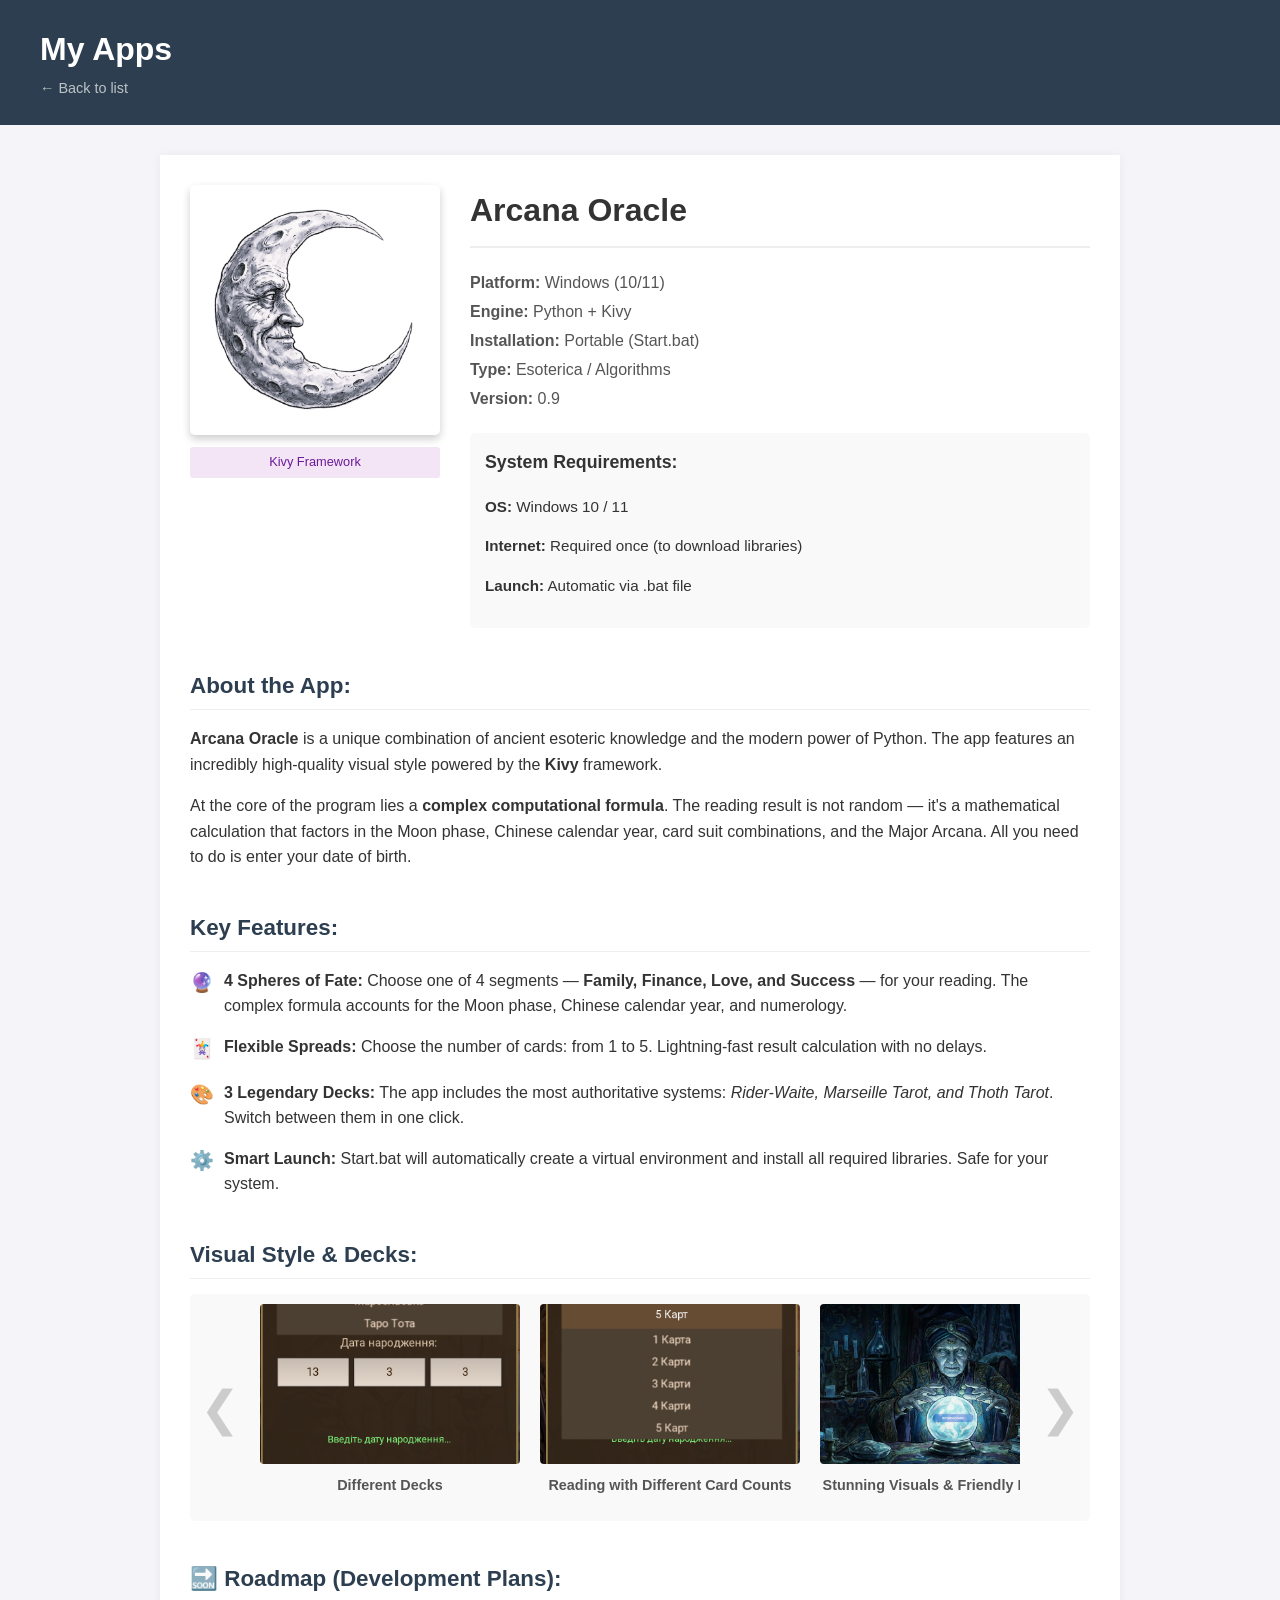
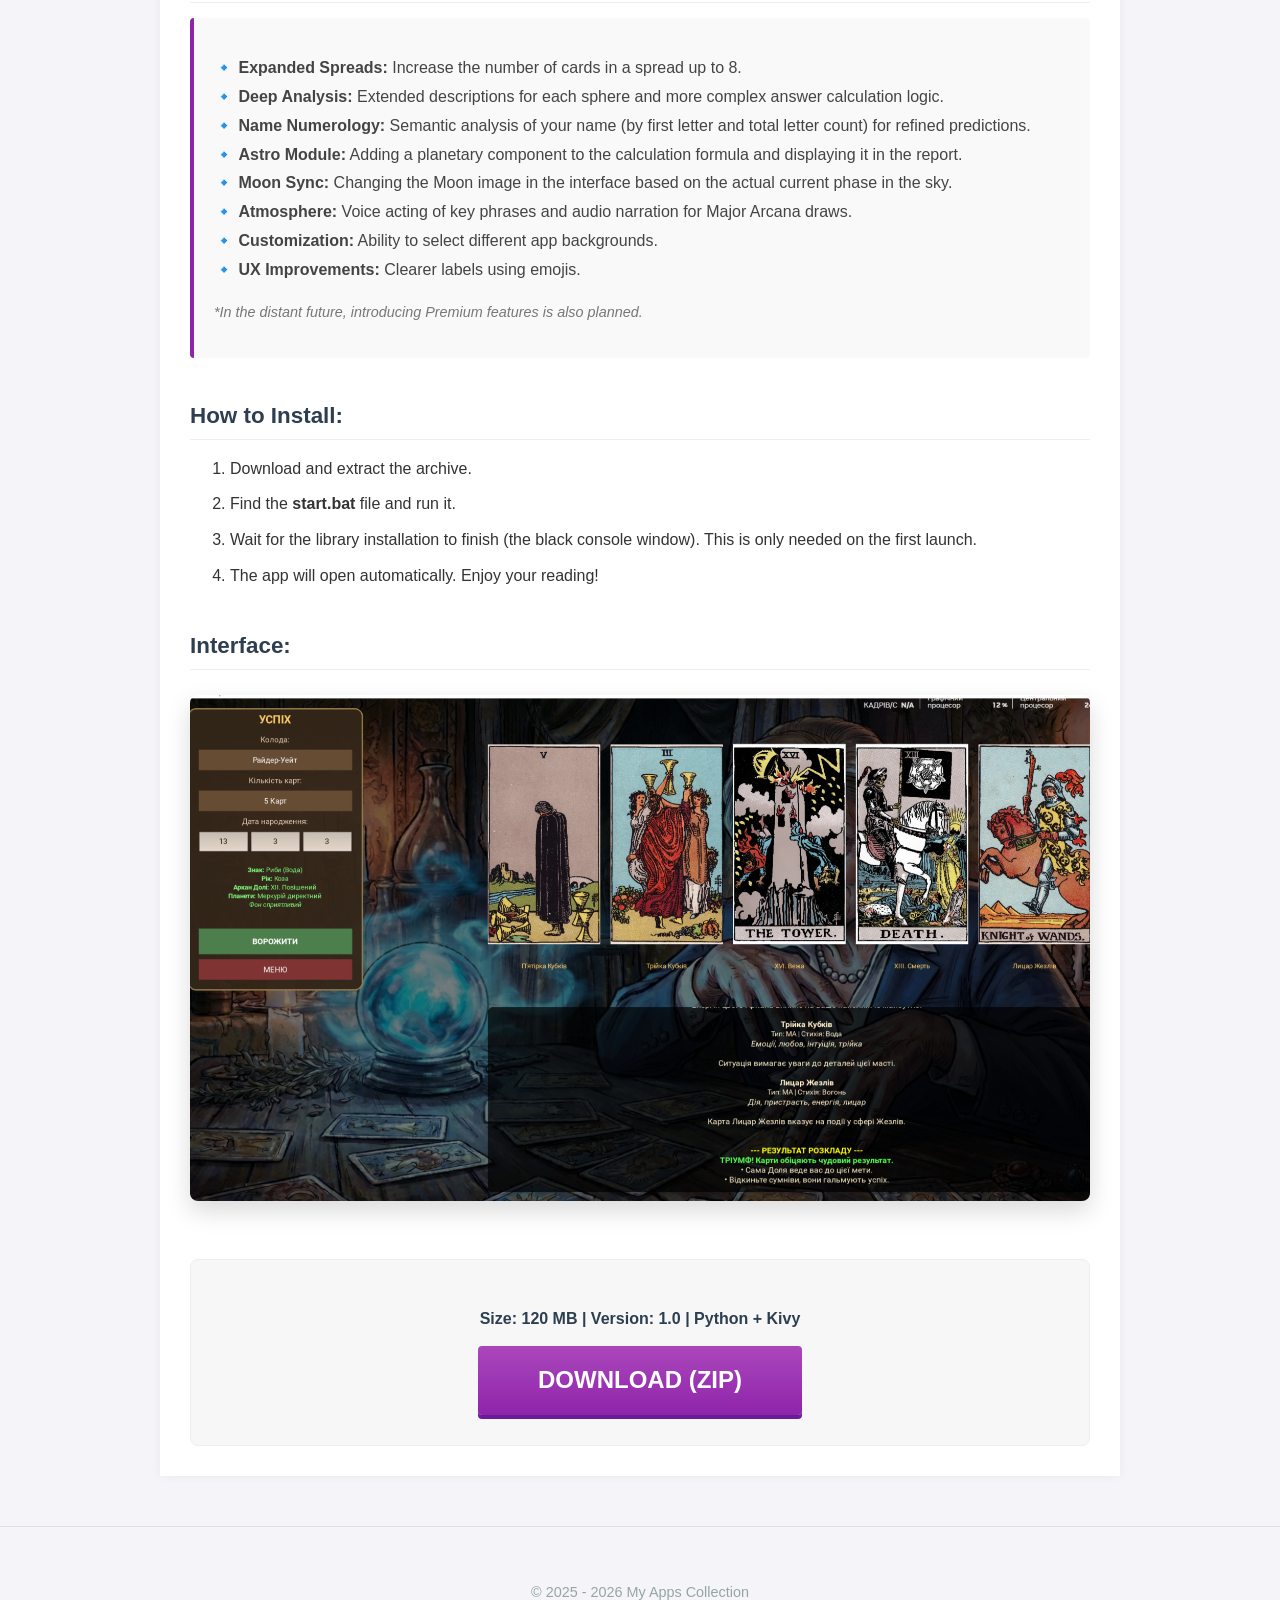
<file: tarot-app.html>
<!DOCTYPE html>
<html lang="en">

<head>
    <meta charset="UTF-8">
    <meta name="viewport" content="width=device-width, initial-scale=1.0">
    <title>Arcana Oracle - Download</title>
    <link rel="icon" type="image/png" href="img/icon.png">
    <link rel="stylesheet" href="style.css">
    <link rel="stylesheet" href="details.css">
</head>

<body>

    <header>
        <a href="index.html" class="logo-link">
            <h1>My Apps</h1>
        </a>
        <br>
        <a href="index.html" class="back-link">← Back to list</a>
    </header>

    <main class="detail-container">

        <div class="game-header">
            <div class="game-cover">
                <img src="img/taro-app/moon.png" alt="Arcana Cover">
                <div class="update-tag" style="background:#f3e5f5; color:#6a1b9a;">Kivy Framework</div>
            </div>

            <div class="game-info">
                <h1>Arcana Oracle</h1>
                <ul class="meta-list">
                    <li><strong>Platform:</strong> Windows (10/11)</li>
                    <li><strong>Engine:</strong> Python + Kivy</li>
                    <li><strong>Installation:</strong> Portable (Start.bat)</li>
                    <li><strong>Type:</strong> Esoterica / Algorithms</li>
                    <li><strong>Version:</strong> 0.9</li>
                </ul>

                <div class="requirements-box">
                    <h3>System Requirements:</h3>
                    <p><strong>OS:</strong> Windows 10 / 11</p>
                    <p><strong>Internet:</strong> Required once (to download libraries)</p>
                    <p><strong>Launch:</strong> Automatic via .bat file</p>
                </div>
            </div>
        </div>

        <div class="content-section">
            <h2 class="section-title">About the App:</h2>
            <p class="description">
                <strong>Arcana Oracle</strong> is a unique combination of ancient esoteric knowledge and the modern
                power of Python.
                The app features an incredibly high-quality visual style powered by the
                <strong>Kivy</strong> framework.
            </p>
            <p class="description" style="margin-top: 10px;">
                At the core of the program lies a <strong>complex computational formula</strong>. The reading result is
                not
                random —
                it's a mathematical calculation that factors in the Moon phase, Chinese calendar year, card suit
                combinations, and
                the Major Arcana.
                All you need to do is enter your date of birth.
            </p>
        </div>

        <div class="content-section">
            <h2 class="section-title">Key Features:</h2>
            <ul class="feature-list" style="list-style: none; padding: 0;">

                <li style="margin-bottom: 15px; display: flex; align-items: start;">
                    <span style="color: #8e24aa; font-size: 1.2rem; margin-right: 10px;">🔮</span>
                    <div>
                        <strong>4 Spheres of Fate:</strong>
                        Choose one of 4 segments — <strong>Family, Finance, Love, and Success</strong> — for your
                        reading. The complex formula accounts for the Moon phase, Chinese calendar year,
                        and numerology.
                    </div>
                </li>

                <li style="margin-bottom: 15px; display: flex; align-items: start;">
                    <span style="color: #8e24aa; font-size: 1.2rem; margin-right: 10px;">🃏</span>
                    <div>
                        <strong>Flexible Spreads:</strong>
                        Choose the number of cards: from 1 to 5. Lightning-fast result calculation with no delays.
                    </div>
                </li>

                <li style="margin-bottom: 15px; display: flex; align-items: start;">
                    <span style="color: #8e24aa; font-size: 1.2rem; margin-right: 10px;">🎨</span>
                    <div>
                        <strong>3 Legendary Decks:</strong>
                        The app includes the most authoritative systems: <em>Rider-Waite, Marseille Tarot, and Thoth
                            Tarot</em>.
                        Switch between them in one click.
                    </div>
                </li>

                <li style="margin-bottom: 15px; display: flex; align-items: start;">
                    <span style="color: #8e24aa; font-size: 1.2rem; margin-right: 10px;">⚙️</span>
                    <div>
                        <strong>Smart Launch:</strong>
                        Start.bat will automatically create a virtual environment and install all required libraries.
                        Safe for your system.
                    </div>
                </li>

            </ul>
        </div>

        <div class="content-section">
            <h2 class="section-title">Visual Style & Decks:</h2>
            <div class="carousel-wrapper">
                <button class="nav-btn prev-btn" onclick="moveSlide(-1)">&#10094;</button>

                <div class="carousel-container" id="carousel">
                    <div class="slide">
                        <div class="img-container" onclick="openModal(this)">
                            <img src="img/taro-app/decks.png" alt="Deck 1">
                            <div class="zoom-icon">🔍</div>
                        </div>
                        <p class="slide-caption">Different Decks</p>
                    </div>
                    <div class="slide">
                        <div class="img-container" onclick="openModal(this)">
                            <img src="img/taro-app/cards.png" alt="Deck 2">
                            <div class="zoom-icon">🔍</div>
                        </div>
                        <p class="slide-caption">Reading with Different Card Counts</p>
                    </div>
                    <div class="slide">
                        <div class="img-container" onclick="openModal(this)">
                            <img src="img/taro-app/mm.png" alt="Spheres">
                            <div class="zoom-icon">🔍</div>
                        </div>
                        <p class="slide-caption">Stunning Visuals & Friendly Interface</p>
                    </div>
                    <div class="slide">
                        <div class="img-container" onclick="openModal(this)">
                            <img src="img/taro-app/var.png" alt="Spheres">
                            <div class="zoom-icon">🔍</div>
                        </div>
                        <p class="slide-caption">Prediction Field Selection Spheres</p>
                    </div>
                </div>

                <button class="nav-btn next-btn" onclick="moveSlide(1)">&#10095;</button>
            </div>
        </div>

        <div class="content-section">
            <h2 class="section-title">🔜 Roadmap (Development Plans):</h2>
            <div class="roadmap-box"
                style="background: #f9f9f9; padding: 20px; border-left: 4px solid #8e24aa; border-radius: 4px;">

                <ul style="list-style: none; padding-left: 0; line-height: 1.8; color: #444;">
                    <li>🔹 <strong>Expanded Spreads:</strong> Increase the number of cards in a spread up to 8.</li>
                    <li>🔹 <strong>Deep Analysis:</strong> Extended descriptions for each sphere and more complex answer
                        calculation logic.</li>
                    <li>🔹 <strong>Name Numerology:</strong> Semantic analysis of your name (by first letter and total
                        letter count)
                        for refined predictions.</li>
                    <li>🔹 <strong>Astro Module:</strong> Adding a planetary component to the calculation formula and
                        displaying it in
                        the report.</li>
                    <li>🔹 <strong>Moon Sync:</strong> Changing the Moon image in the interface based on the actual
                        current phase in the sky.</li>
                    <li>🔹 <strong>Atmosphere:</strong> Voice acting of key phrases and audio narration for Major Arcana
                        draws.</li>
                    <li>🔹 <strong>Customization:</strong> Ability to select different app backgrounds.</li>
                    <li>🔹 <strong>UX Improvements:</strong> Clearer labels using emojis.</li>
                </ul>

                <p style="margin-top: 15px; font-size: 0.9rem; color: #777;">
                    <em>*In the distant future, introducing Premium features is also planned.</em>
                </p>
            </div>
        </div>

        <div class="content-section">
            <h2 class="section-title">How to Install:</h2>
            <ol class="install-steps">
                <li>Download and extract the archive.</li>
                <li>Find the <strong>start.bat</strong> file and run it.</li>
                <li>Wait for the library installation to finish (the black console window). This is only needed on the
                    first launch.</li>
                <li>The app will open automatically. Enjoy your reading!</li>
            </ol>
        </div>

        <div class="content-section">
            <h2 class="section-title">Interface:</h2>
            <div class="screenshots-grid">
                <img src="img/taro-app/full.png" alt="App Screenshot" onclick="openModal(this)">
            </div>
        </div>

        <div class="download-footer">
            <p class="file-info">Size: 120 MB | Version: 1.0 | Python + Kivy</p>
            <a href="https://drive.google.com/file/d/1MzuP4VUCYeqgDQRckYnW60pwJE9-Y_bg/view?usp=drive_link"
                class="torrent-btn" download
                style="background: linear-gradient(to bottom, #ab47bc, #8e24aa); box-shadow: 0 4px 0 #6a1b9a;">Download
                (ZIP)</a>
        </div>

    </main>

    <footer>
        <p>&copy; 2025 - 2026 My Apps Collection</p>
    </footer>

    <div id="imageModal" class="modal" onclick="closeModal()">
        <span class="close">&times;</span>
        <img class="modal-content" id="modalImg">
    </div>
    <script src="script.js"></script>

</body>

</html>
</file>
<file: style.css>
/* Общие настройки */
body {
    font-family: 'Segoe UI', Tahoma, Geneva, Verdana, sans-serif;
    background-color: #f4f4f9;
    color: #333;
    margin: 0;
    padding: 0;
    line-height: 1.6;
}

/* --- ШАПКА (СЛЕВА) --- */
header {
    background-color: #2c3e50;
    color: white;
    padding: 1.5rem 40px;
    /* 40px отступ слева */
    text-align: left;
    /* Прижимаем текст влево */
}

/* Ссылка-заголовок "My Apps" */
.logo-link {
    text-decoration: none;
    color: white;
    display: inline-block;
}

.logo-link h1 {
    margin: 0;
    font-size: 2rem;
}

.logo-link:hover h1 {
    color: #3498db;
    /* Легкий эффект при наведении на лого */
}

.subtitle {
    margin: 5px 0 0 0;
    font-size: 0.9rem;
    color: #bdc3c7;
    font-weight: normal;
}

/* --- СЕТКА КАРТОЧЕК --- */
.container {
    /* Убрали margin: 0 auto, чтобы не центрировалось */
    margin: 40px;

    display: flex;
    /* Используем Flexbox для ряда */
    flex-wrap: wrap;
    /* Если не влезает — перенос на след. строку */
    gap: 20px;
    /* Расстояние между карточками */
}

/* --- СТИЛЬ КАРТОЧКИ --- */
.app-card {
    display: block;
    background: white;

    /* ФИКСИРОВАННЫЙ БЛОК */
    width: 300px;
    /* Ширина всегда 300px */
    height: 180px;
    /* Высота фиксирована, чтобы было ровно */

    padding: 20px;
    border-radius: 8px;
    box-shadow: 0 4px 6px rgba(0, 0, 0, 0.1);
    transition: transform 0.2s, box-shadow 0.2s;
    text-decoration: none;
    color: inherit;

    /* Чтобы текст внутри не прилипал к краям */
    box-sizing: border-box;
    overflow: hidden;
}

.app-card h2 {
    color: #2c3e50;
    font-size: 1.4rem;
    margin-top: 0;
    margin-bottom: 10px;
}

/* Эффект при наведении на активную карточку */
.app-card:not(.placeholder):hover {
    transform: translateY(-5px);
    box-shadow: 0 8px 15px rgba(0, 0, 0, 0.15);
    cursor: pointer;
}

/* --- СЕРЫЙ БЛОК (Плейсхолдер) --- */
.placeholder {
    background-color: #e0e0e0;
    /* Серый фон */
    border: 2px dashed #bdc3c7;
    /* Пунктирная рамка */
    color: #7f8c8d;
    box-shadow: none;
    /* Без тени */
    cursor: default;
    /* Курсор не меняется */
    display: flex;
    flex-direction: column;
    justify-content: center;
    align-items: center;
    text-align: center;
}

.placeholder h2 {
    font-size: 3rem;
    color: #95a5a6;
    margin: 0;
    line-height: 1;
}

.placeholder p {
    font-size: 0.9rem;
    margin: 10px 0 0 0;
}

footer {
    padding: 20px 40px;
    font-size: 0.9rem;
    color: #777;
    text-align: left;
}

/* --- СТИЛЬ ДЛЯ ЗЕЛЕНОЙ КАРТОЧКИ --- */

.morse-style {
    /* Градиент по диагонали: от белого к светло-зеленому */
    background: linear-gradient(135deg, #ffffff 0%, #e8f5e9 100%);

    /* Добавим тонкую зеленую рамку, чтобы выделить */
    border: 1px solid #c8e6c9;
}

/* Эффект при наведении (делаем градиент чуть насыщеннее) */
.morse-style:hover {
    background: linear-gradient(135deg, #f1f8e9 0%, #c8e6c9 100%);
    transform: translateY(-5px);
    /* Сохраняем эффект подъема */
}

/* Можно перекрасить заголовок в темно-зеленый для гармонии */
.morse-style h2 {
    color: #2e7d32;
}

/* --- СТИЛЬ ДЛЯ СИНЕЙ КАРТОЧКИ (Manhwa) --- */

.manhwa-style {
    /* Градиент: от белого к небесно-голубому */
    background: linear-gradient(135deg, #ffffff 0%, #e3f2fd 100%);

    /* Тонкая голубая рамка */
    border: 1px solid #bbdefb;
}

/* Эффект при наведении */
.manhwa-style:hover {
    /* Делаем синий чуть ярче */
    background: linear-gradient(135deg, #f5faff 0%, #bbdefb 100%);
    transform: translateY(-5px);
}

/* Заголовок темно-синий */
.manhwa-style h2 {
    color: #1565c0;
}

/* --- СТИЛЬ ДЛЯ ФИОЛЕТОВОЙ КАРТОЧКИ (Магия/Tarot) --- */
.purple-style {
    /* Градиент: от белого к глубокому фиолетовому */
    background: linear-gradient(135deg, #ffffff 0%, #f3e5f5 100%);
    border: 1px solid #e1bee7;
}

.purple-style:hover {
    background: linear-gradient(135deg, #fdfbff 0%, #e1bee7 100%);
    transform: translateY(-5px);
}

.purple-style h2 {
    color: #6a1b9a;
    /* Темно-фиолетовый заголовок */
}

/* --- ФУТЕР --- */
footer {
    text-align: center;
    /* Текст строго по центру */
    color: #95a5a6;
    /* Светло-серый цвет текста */
    padding: 40px 20px;
    /* Отступы: 40px сверху/снизу, 20px по бокам */
    margin-top: 50px;
    /* Отталкиваем футер вниз от контента */
    font-size: 0.9rem;
    /* Шрифт чуть меньше основного */

    /* Опционально: тонкая линия сверху, чтобы отделить от контента */
    border-top: 1px solid #e0e0e0;
}

/* --- СТИЛЬ ДЛЯ КРАСНОЙ КАРТОЧКИ (Connect4) --- */
.c4-style {
    /* Градиент: от белого к светло-красному */
    background: linear-gradient(135deg, #ffffff 0%, #ffebee 100%);
    border: 1px solid #ffcdd2;
}

.c4-style:hover {
    background: linear-gradient(135deg, #fffafb 0%, #ffcdd2 100%);
    transform: translateY(-5px);
}

.c4-style h2 {
    color: #c62828;
    /* Темно-красный заголовок */
}

.c4-featured {
    position: relative;
    background: linear-gradient(145deg, #ffffff 0%, #fff4f2 55%, #ffebee 100%);
    border: 1.5px solid #e57373;
    box-shadow: 0 6px 18px rgba(198, 40, 40, 0.13), inset 0 3px 0 #d97706;
}

.c4-featured:hover {
    background: linear-gradient(145deg, #fffdfb 0%, #ffebee 60%, #ffcdd2 100%);
    box-shadow: 0 12px 24px rgba(198, 40, 40, 0.2), inset 0 3px 0 #b45309;
    transform: translateY(-5px);
}

.c4-card-head {
    display: flex;
    align-items: center;
    justify-content: space-between;
    gap: 8px;
    margin-bottom: 8px;
}

.c4-card-head h2 {
    margin: 0;
}

.featured-pill {
    display: inline-flex;
    align-items: center;
    gap: 4px;
    padding: 3px 9px;
    border-radius: 999px;
    font-size: 0.7rem;
    font-weight: 700;
    letter-spacing: 0.03em;
    text-transform: uppercase;
    color: #92400e;
    background: linear-gradient(180deg, #fef3c7 0%, #fde68a 100%);
    border: 1px solid #f59e0b;
    white-space: nowrap;
    flex-shrink: 0;
}

.c4-featured p {
    margin: 0;
    font-size: 0.93rem;
    line-height: 1.45;
}

/* --- СТИЛЬ ДЛЯ СПОРТИВНОЙ КАРТОЧКИ (Gym) --- */
.gym-style {
    /* Градиент: от белого к светло-оранжевому */
    background: linear-gradient(135deg, #ffffff 0%, #fff3e0 100%);
    border: 1px solid #ffe0b2;
}

.gym-style:hover {
    background: linear-gradient(135deg, #fff8f0 0%, #ffcc80 100%);
    transform: translateY(-5px);
}

.gym-style h2 {
    color: #ef6c00;
    /* Темно-оранжевый заголовок */
}

/* =============================================
   PAGE LAYOUT — two-column (apps + sidebar)
   ============================================= */
.page-layout {
    display: flex;
    align-items: flex-start;
    gap: 30px;
    padding: 40px 40px 20px 40px;
}

.apps-section {
    flex: 1;
    min-width: 0;
}

.section-heading {
    font-size: 1.1rem;
    font-weight: 700;
    color: #2c3e50;
    margin: 0 0 20px 0;
    padding-bottom: 8px;
    border-bottom: 2px solid #e0e0e0;
    letter-spacing: 0.02em;
}

/* Remove the old standalone margin from .container since it's now inside .apps-section */
.apps-section .container {
    margin: 0;
    padding: 0;
}

/* =============================================
   WEBSITES SIDEBAR
   ============================================= */
.websites-panel {
    width: 310px;
    flex-shrink: 0;
    display: flex;
    flex-direction: column;
    gap: 14px;
}

/* ---- Site Card ---- */
.site-card {
    background: #fff;
    border-radius: 10px;
    padding: 16px 18px;
    box-shadow: 0 3px 10px rgba(0, 0, 0, 0.08);
    border: 1px solid #e8e8e8;
    transition: transform 0.18s, box-shadow 0.18s;
}

.site-card:hover {
    transform: translateY(-3px);
    box-shadow: 0 6px 18px rgba(0, 0, 0, 0.12);
}

.site-card-header {
    display: flex;
    align-items: center;
    gap: 10px;
    margin-bottom: 8px;
}

.site-icon {
    font-size: 1.5rem;
    line-height: 1;
}

.site-link {
    display: block;
    font-weight: 700;
    font-size: 0.97rem;
    color: #1a73e8;
    text-decoration: none;
    line-height: 1.3;
}

.site-link:hover {
    text-decoration: underline;
}

.site-badge {
    display: inline-block;
    font-size: 0.68rem;
    font-weight: 700;
    letter-spacing: 0.04em;
    text-transform: uppercase;
    padding: 2px 7px;
    border-radius: 20px;
    margin-top: 3px;
}

.resume-badge {
    background: #e8f0fe;
    color: #1a73e8;
}

.monitor-badge {
    background: #fef9e0;
    color: #b8860b;
}

.chess-badge {
    background: #e9f6ee;
    color: #2e7d32;
}

.site-desc {
    font-size: 0.84rem;
    color: #555;
    margin: 0 0 10px 0;
    line-height: 1.5;
}

.read-more-btn {
    background: none;
    border: none;
    padding: 0;
    font-size: 0.8rem;
    color: #1a73e8;
    cursor: pointer;
    text-decoration: underline;
    font-family: inherit;
    transition: color 0.15s;
}

.read-more-btn:hover {
    color: #0d47a1;
}

/* =============================================
   SITE DETAIL MODALS
   ============================================= */
.site-modal-overlay {
    display: none;
    position: fixed;
    inset: 0;
    background: rgba(0, 0, 0, 0.55);
    z-index: 1000;
    align-items: center;
    justify-content: center;
    padding: 20px;
    backdrop-filter: blur(3px);
}

.site-modal-overlay.active {
    display: flex;
}

.site-modal {
    background: #fff;
    border-radius: 14px;
    padding: 36px 40px 32px 40px;
    max-width: min(760px, 94dvw);
    width: 100%;
    max-height: 92dvh;
    overflow-y: auto;
    overscroll-behavior: contain;
    scrollbar-width: none;
    -ms-overflow-style: none;
    container-type: scroll-state;
    position: relative;
    box-shadow: 0 20px 60px rgba(0, 0, 0, 0.25);
    animation: modalIn 0.22s ease;
}

@supports not (scrollbar-width: none) {
    .site-modal {
        scrollbar-width: auto;
    }

    .site-modal::-webkit-scrollbar {
        display: none;
    }
}

.site-modal::before,
.site-modal::after {
    content: "";
    display: block;
    position: sticky;
    block-size: 0.85rem;
    z-index: 2;
    pointer-events: none;
    opacity: 0;
    transition: opacity 0.2s ease;
}

.site-modal::before {
    inset-block-start: -36px;
    margin-block-end: -0.85rem;
    background: radial-gradient(farthest-side at 50% 0, rgb(15 23 42 / 0.28), transparent);
}

.site-modal::after {
    inset-block-end: -32px;
    margin-block-start: -0.85rem;
    background: radial-gradient(farthest-side at 50% 100%, rgb(15 23 42 / 0.28), transparent);
}

@container scroll-state(scrollable: block-start) {
    .site-modal::before {
        opacity: 1;
    }
}

@container scroll-state(scrollable: block-end) {
    .site-modal::after {
        opacity: 1;
    }
}

@supports not (container-type: scroll-state) {
    .site-modal::before,
    .site-modal::after {
        animation: modalScrollShadow linear both;
        animation-timeline: scroll();
    }

    .site-modal::before {
        animation-range: 0 2rem;
    }

    .site-modal::after {
        animation-direction: reverse;
        animation-range: calc(100% - 2rem) 100%;
    }
}

@keyframes modalScrollShadow {
    to {
        opacity: 1;
    }
}

@supports not ((container-type: scroll-state) or (animation-timeline: scroll())) {
    .site-modal {
        background:
            linear-gradient(#ffffff 30%, transparent) top / 100% 2.2rem no-repeat local,
            linear-gradient(transparent, #ffffff 70%) bottom / 100% 2.2rem no-repeat local,
            radial-gradient(farthest-side at 50% 0, rgb(15 23 42 / 0.28), transparent) top / 100% 0.85rem no-repeat scroll,
            radial-gradient(farthest-side at 50% 100%, rgb(15 23 42 / 0.28), transparent) bottom / 100% 0.85rem no-repeat scroll,
            #ffffff;
    }
}

@keyframes modalIn {
    from {
        opacity: 0;
        transform: translateY(20px) scale(0.97);
    }

    to {
        opacity: 1;
        transform: translateY(0) scale(1);
    }
}

.site-modal-close {
    position: absolute;
    top: 14px;
    right: 16px;
    z-index: 3;
    background: none;
    border: none;
    font-size: 1.5rem;
    color: #999;
    cursor: pointer;
    line-height: 1;
    transition: color 0.15s;
}

.site-modal-close:hover {
    color: #333;
}

.site-modal h2 {
    margin: 8px 0 4px 0;
    font-size: 1.4rem;
    color: #2c3e50;
}

.site-modal-url {
    font-size: 0.8rem;
    color: #1a73e8;
    text-decoration: none;
    display: inline-block;
    margin-bottom: 20px;
    word-break: break-all;
}

.site-modal-url:hover {
    text-decoration: underline;
}

.site-modal-section {
    margin-bottom: 18px;
}

.site-modal-section h3 {
    font-size: 0.95rem;
    color: #2c3e50;
    margin: 0 0 6px 0;
    font-weight: 700;
}

.site-modal-section p,
.site-modal-section ul {
    font-size: 0.88rem;
    color: #555;
    margin: 0;
    line-height: 1.6;
    padding-left: 18px;
}

.site-modal-btn {
    display: inline-block;
    margin-top: 10px;
    padding: 10px 22px;
    border-radius: 8px;
    color: #fff;
    text-decoration: none;
    font-size: 0.88rem;
    font-weight: 700;
    transition: opacity 0.15s, transform 0.15s;
}

.site-modal-btn:hover {
    opacity: 0.88;
    transform: translateY(-1px);
}

.resume-btn {
    background: #1a73e8;
}

.monitor-btn {
    background: #c8960c;
}

.chess-btn {
    background: #2e7d32;
}

/* =============================================
   RESPONSIVE — stack on small screens
   ============================================= */
@media (max-width: 920px) {
    .page-layout {
        flex-direction: column;
        padding: 24px 20px;
    }

    .websites-panel {
        width: 100%;
    }
}

/* =============================================
   ESVITLO MODAL — Wide variant
   ============================================= */
.site-modal--wide {
    max-width: min(1040px, 94dvw);
}

/* ---- Tech Stack grid ---- */
.esvitlo-stack-grid {
    display: grid;
    grid-template-columns: 1fr 1fr;
    gap: 12px;
    margin-top: 8px;
}

@media (max-width: 600px) {
    .esvitlo-stack-grid {
        grid-template-columns: 1fr;
    }
}

.stack-item {
    display: flex;
    gap: 10px;
    background: #f8f9fa;
    border: 1px solid #e9ecef;
    border-radius: 8px;
    padding: 12px;
    align-items: flex-start;
}

.stack-icon {
    font-size: 1.4rem;
    line-height: 1;
    flex-shrink: 0;
}

.stack-item strong {
    font-size: 0.88rem;
    color: #2c3e50;
}

.stack-item span {
    font-size: 0.75rem;
    color: #1a73e8;
    font-weight: 600;
}

.stack-item p {
    font-size: 0.78rem;
    color: #666;
    margin: 4px 0 0 0;
    line-height: 1.5;
    padding-left: 0 !important;
}

.stack-item code {
    background: #eef2ff;
    color: #4338ca;
    padding: 1px 4px;
    border-radius: 3px;
    font-size: 0.76rem;
}

/* ---- Diagram Carousel ---- */
.diag-carousel {
    display: flex;
    align-items: center;
    gap: 8px;
    margin-top: 8px;
}

.diag-track {
    flex: 1;
    overflow: hidden;
    border-radius: 8px;
    border: 1px solid #e0e0e0;
    background: #f5f5f5;
}

.diag-slide {
    display: none;
    flex-direction: column;
    align-items: center;
}

.diag-slide.active {
    display: flex;
}

.diag-slide img {
    width: 100%;
    height: auto;
    max-height: 440px;
    object-fit: contain;
    padding: 8px;
    box-sizing: border-box;
    display: block;
    transition: transform 0.2s ease;
}

.diag-zoom-trigger {
    position: relative;
    display: flex;
    align-items: center;
    justify-content: center;
    width: 100%;
    padding: 0;
    border: none;
    background: transparent;
    cursor: zoom-in;
}

.diag-zoom-trigger:hover img,
.diag-zoom-trigger:focus-visible img {
    transform: scale(1.015);
}

.diag-zoom-badge {
    position: absolute;
    right: 12px;
    bottom: 12px;
    display: inline-flex;
    align-items: center;
    gap: 5px;
    padding: 6px 12px;
    border-radius: 999px;
    background: rgba(15, 23, 42, 0.8);
    color: #ffffff;
    font-size: 0.78rem;
    font-weight: 700;
    letter-spacing: 0.01em;
    box-shadow: 0 2px 10px rgba(0, 0, 0, 0.25);
    opacity: 0.88;
    pointer-events: none;
    transition: opacity 0.15s ease, transform 0.15s ease, background 0.15s ease;
}

.diag-zoom-trigger:hover .diag-zoom-badge,
.diag-zoom-trigger:focus-visible .diag-zoom-badge {
    opacity: 1;
    background: rgba(15, 23, 42, 0.96);
    transform: scale(1.04);
}

/* Native <dialog> Lightbox for Site Diagrams & Screens */
dialog.site-lightbox {
    margin: auto;
    padding: 16px;
    border: none;
    border-radius: 12px;
    background: #0f172a;
    color: #f8fafc;
    max-width: 96dvw;
    max-height: 94dvh;
    width: min(1240px, 96dvw);
    box-shadow: 0 24px 64px rgba(0, 0, 0, 0.55);
}

dialog.site-lightbox[open] {
    display: flex;
    flex-direction: column;
    gap: 12px;
}

dialog.site-lightbox:modal {
    overscroll-behavior: contain;
}

dialog.site-lightbox::backdrop {
    background: rgba(2, 6, 23, 0.88);
    overflow: hidden;
    overscroll-behavior: contain;
}

.site-lightbox-toolbar {
    display: flex;
    flex-wrap: wrap;
    align-items: center;
    justify-content: space-between;
    gap: 10px;
}

.site-lightbox-caption {
    font-size: 0.92rem;
    color: #e2e8f0;
    margin: 0;
}

.site-lightbox-actions {
    display: flex;
    align-items: center;
    gap: 8px;
}

.site-lightbox-btn {
    border: 1px solid rgba(255, 255, 255, 0.25);
    background: rgba(30, 41, 59, 0.9);
    color: #ffffff;
    border-radius: 6px;
    padding: 6px 12px;
    font-size: 0.84rem;
    font-weight: 700;
    cursor: pointer;
    transition: background 0.15s ease;
}

.site-lightbox-btn:hover {
    background: rgba(51, 65, 85, 0.95);
}

.site-lightbox-stage {
    overflow: auto;
    max-height: 80dvh;
    display: flex;
    align-items: center;
    justify-content: center;
    background: #ffffff;
    border-radius: 8px;
    padding: 12px;
    overscroll-behavior: contain;
}

.site-lightbox-stage.is-zoomed {
    align-items: flex-start;
    justify-content: flex-start;
}

.site-lightbox-img {
    max-width: 100%;
    max-height: 76dvh;
    width: auto;
    height: auto;
    object-fit: contain;
    cursor: zoom-in;
    display: block;
}

.site-lightbox-stage.is-zoomed .site-lightbox-img {
    max-width: none;
    max-height: none;
    width: auto;
    height: auto;
    cursor: zoom-out;
}

.diag-caption {
    font-size: 0.78rem;
    color: #555;
    text-align: center;
    padding: 6px 12px 10px;
    margin: 0;
    border-top: 1px solid #e0e0e0;
    background: #fff;
    width: 100%;
    box-sizing: border-box;
}

.diag-btn {
    background: #f0f0f0;
    border: 1px solid #ddd;
    border-radius: 50%;
    width: 32px;
    height: 32px;
    font-size: 0.85rem;
    cursor: pointer;
    flex-shrink: 0;
    display: flex;
    align-items: center;
    justify-content: center;
    transition: background 0.15s;
    line-height: 1;
}

.diag-btn:hover {
    background: #ddd;
}

/* ---- Dots ---- */
.diag-dots {
    display: flex;
    justify-content: center;
    gap: 6px;
    margin-top: 8px;
}

.diag-dot {
    width: 8px;
    height: 8px;
    border-radius: 50%;
    background: #ccc;
    cursor: pointer;
    transition: background 0.15s;
}

.diag-dot.active {
    background: #c8960c;
}

/* ---- Achievement & Tradeoff lists ---- */
.esvitlo-achievements,
.esvitlo-tradeoffs {
    padding-left: 0;
    list-style: none;
    margin: 0;
}

.esvitlo-achievements li,
.esvitlo-tradeoffs li {
    font-size: 0.85rem;
    color: #444;
    padding: 8px 10px 8px 14px;
    border-left: 3px solid #c8960c;
    margin-bottom: 8px;
    background: #fffdf0;
    border-radius: 0 6px 6px 0;
    line-height: 1.5;
}

.esvitlo-tradeoffs li {
    border-left-color: #d32f2f;
    background: #fff8f8;
}

.esvitlo-achievements code,
.esvitlo-tradeoffs code {
    background: #f0f0f0;
    padding: 1px 4px;
    border-radius: 3px;
    font-size: 0.8rem;
    color: #4338ca;
}

/* Chess modal — green accent overrides */
.chess-achievements li {
    border-left-color: #2e7d32;
    background: #f1f8f2;
}

#dots-chess .diag-dot.active {
    background: #2e7d32;
}

/* =============================================
   RESUME MODAL — specific styles
   ============================================= */

/* Plain bullet list used for detail deep-dives */
.resume-highlights {
    list-style: none;
    padding-left: 0;
    margin: 0;
}

.resume-highlights li {
    font-size: 0.85rem;
    color: #444;
    padding: 8px 10px 8px 14px;
    border-left: 3px solid #1a73e8;
    margin-bottom: 8px;
    background: #f0f4ff;
    border-radius: 0 6px 6px 0;
    line-height: 1.55;
}

.resume-highlights li code {
    background: #dce8ff;
    color: #1a47b8;
    padding: 1px 4px;
    border-radius: 3px;
    font-size: 0.78rem;
}

/* Key decisions list — same base as esvitlo-achievements but blue accent */
.resume-achievements li {
    border-left-color: #1a73e8;
    background: #f0f4ff;
}

.resume-achievements li code {
    background: #dce8ff;
    color: #1a47b8;
}

/* =============================================
   SURV2D CARD & DETAIL STYLES
   ============================================= */

.surv2d-style {
    background: linear-gradient(135deg, #ffffff 0%, #f1f8e9 100%);
    border: 1px solid #dcedc8;
}

.surv2d-style:hover {
    background: linear-gradient(135deg, #f9fbe7 0%, #dcedc8 100%);
    transform: translateY(-5px);
}

.surv2d-style h2 {
    color: #33691e;
}

.surv2d-badge {
    background-color: #33691e;
    color: white;
}

/* Surv2D detail page custom roadmap border */
.roadmap-box-surv2d {
    border-left: 4px solid #33691e !important;
}
</file>
<file: details.css>
/* details.css - Стиль в духе торрент-трекера */

/* Ссылка назад */
.back-link {
    color: #bdc3c7;
    text-decoration: none;
    font-size: 0.9rem;
}

.back-link:hover {
    color: white;
}

/* Основной контейнер */
.detail-container {
    max-width: 900px;
    margin: 30px auto;
    padding: 30px;
    background: #ffffff;
    /* Легкая тень, чтобы выделить блок на фоне */
    box-shadow: 0 0 10px rgba(0, 0, 0, 0.05);
}

/* --- ВЕРХНЯЯ ЧАСТЬ (Обложка + Инфо) --- */
.game-header {
    display: flex;
    gap: 30px;
    margin-bottom: 40px;
    align-items: flex-start;
}

/* Обложка */
.game-cover {
    flex: 0 0 250px;
    /* Фиксированная ширина картинки */
    text-align: center;
}

.game-cover img {
    width: 100%;
    border-radius: 5px;
    box-shadow: 0 4px 8px rgba(0, 0, 0, 0.2);
}

.update-tag {
    background: #f1f1f1;
    color: #555;
    font-size: 0.8rem;
    padding: 5px;
    margin-top: 5px;
    border-radius: 3px;
}

/* Информация справа */
.game-info {
    flex: 1;
}

.game-info h1 {
    margin-top: 0;
    font-size: 2rem;
    color: #333;
    border-bottom: 2px solid #eee;
    padding-bottom: 10px;
}

.meta-list {
    list-style: none;
    padding: 0;
    line-height: 1.8;
    color: #555;
}

.requirements-box {
    background-color: #f9f9f9;
    padding: 15px;
    border-radius: 5px;
    margin-top: 20px;
    font-size: 0.95rem;
}

.requirements-box h3 {
    margin-top: 0;
    color: #333;
}

/* --- ОБЩИЕ ЗАГОЛОВКИ РАЗДЕЛОВ --- */
.section-title {
    color: #2c3e50;
    font-size: 1.4rem;
    margin-top: 40px;
    margin-bottom: 15px;
    border-bottom: 1px solid #eee;
    padding-bottom: 5px;
}

/* --- КАРУСЕЛЬ: СТРОГАЯ СЕТКА --- */

.carousel-wrapper {
    position: relative;
    display: flex;
    align-items: center;
    /* Возвращаем центрирование, чтобы не растягивало слайды */
    background: #f9f9f9;
    border-radius: 5px;
    padding: 10px 0;
    /* Небольшой отступ сверху и снизу */
}

.carousel-container {
    display: flex;
    overflow-x: hidden;
    /* Скрываем полосу прокрутки и 4-й слайд */
    scroll-behavior: smooth;
    gap: 20px;
    /* Расстояние между картинками */

    /* Важно: ограничиваем ширину контейнера, чтобы влезало ровно 3 фото */
    width: 100%;
    margin: 0 10px;
    /* Отступ от стрелочек */
}

/* СЛАЙДЫ (Фиксированный размер) */
.slide {
    /* Расчет: Контейнер примерно 800px. 
       Делим на 3 = ~260px.
       flex: 0 0 auto гарантирует, что они не будут сжиматься.
    */
    flex: 0 0 260px;
    text-align: center;
}

.img-container {
    position: relative;
    cursor: pointer;
    overflow: hidden;
    border-radius: 4px;
    /* Фиксируем высоту контейнера картинки */
    height: 160px;
    width: 100%;
    background: #ddd;
    /* Цвет фона пока картинка грузится */
}

.img-container img {
    width: 100%;
    height: 100%;
    object-fit: cover;
    /* Картинка заполняет весь блок, обрезая лишнее */
    display: block;
    transition: transform 0.3s;
}

.img-container:hover img {
    transform: scale(1.05);
}

.img-container:hover .zoom-icon {
    opacity: 1;
}

.zoom-icon {
    position: absolute;
    top: 50%;
    left: 50%;
    transform: translate(-50%, -50%);
    background: rgba(0, 0, 0, 0.6);
    color: white;
    font-size: 1.5rem;
    padding: 8px;
    border-radius: 50%;
    opacity: 0;
    transition: opacity 0.3s;
    pointer-events: none;
}

.slide-caption {
    margin-top: 10px;
    font-size: 0.9rem;
    color: #555;
    font-weight: bold;
}

/* --- КНОПКИ (Прозрачные, только стрелки) --- */
.nav-btn {
    background: transparent;
    /* Фона нет */
    border: none;
    color: #ccc;
    /* Исходный цвет серый */
    font-size: 3rem;
    font-weight: 100;
    /* Тонкая стрелка */
    cursor: pointer;
    padding: 0 10px;
    /* Немного места для клика */
    transition: color 0.3s;
    user-select: none;
    z-index: 5;

    /* Чтобы кнопка не сжималась */
    flex-shrink: 0;
}

.nav-btn:hover {
    color: #2c3e50;
    /* Зеленый при наведении */
}

.nav-btn:active {
    color: #2c3e50;
    transform: scale(0.9);
}

/* --- МОДАЛЬНОЕ ОКНО (LIGHTBOX) --- */
.modal {
    display: none;
    /* Скрыто по умолчанию */
    position: fixed;
    z-index: 1000;
    left: 0;
    top: 0;
    width: 100%;
    height: 100%;
    overflow: auto;
    background-color: rgba(0, 0, 0, 0.9);
    /* Черный фон */
    justify-content: center;
    align-items: center;
}

.modal-content {
    margin: auto;
    display: block;
    max-width: 90%;
    max-height: 90%;
    border-radius: 5px;
    box-shadow: 0 0 20px rgba(255, 255, 255, 0.2);
    animation: zoomIn 0.3s;
    /* Анимация появления */
}

/* Кнопка закрытия (крестик) */
.close {
    position: absolute;
    top: 20px;
    right: 35px;
    color: #f1f1f1;
    font-size: 40px;
    font-weight: bold;
    cursor: pointer;
    transition: 0.3s;
}

.close:hover {
    color: #bbb;
}

/* Анимация увеличения */
@keyframes zoomIn {
    from {
        transform: scale(0)
    }

    to {
        transform: scale(1)
    }
}

/* --- ИНСТРУКЦИЯ --- */
.install-steps li {
    margin-bottom: 10px;
}

/* --- СКРИНШОТЫ --- */
/* details.css - Одиночный большой скриншот */

.screenshots-grid {
    margin-top: 25px;
    display: block;
    /* Обычный блок, не flex */
}

.screenshots-grid img {
    width: 100%;
    /* Растягиваем на всю ширину контейнера */
    height: auto;
    /* Высота подбирается автоматически, чтобы не сплющить фото */
    border-radius: 8px;
    /* Скругляем углы */

    /* Красивая тень, чтобы скриншот "парил" над фоном */
    box-shadow: 0 10px 25px rgba(0, 0, 0, 0.15);

    cursor: zoom-in;
    /* Курсор-лупа при наведении */
    transition: transform 0.3s ease, box-shadow 0.3s ease;
}

/* Эффект при наведении */
.screenshots-grid img:hover {
    transform: translateY(-5px);
    /* Чуть приподнимается */
    box-shadow: 0 15px 35px rgba(0, 0, 0, 0.25);
    /* Тень становится больше */
}

/* Адаптивность: на телефонах ставим их друг под другом */
@media (max-width: 600px) {
    .screenshots-grid {
        flex-direction: column;
        /* Вертикальный столбик */
    }

    .screenshots-grid img {
        width: 100%;
        /* На телефоне каждая на всю ширину */
        margin-bottom: 10px;
    }
}

/* --- КНОПКА СКАЧАТЬ (Как на референсе) --- */
.download-footer {
    margin-top: 50px;
    text-align: center;
    background-color: #f7f7f7;
    padding: 30px;
    border-radius: 8px;
    border: 1px solid #eee;
}

.file-info {
    color: #2c3e50;
    font-weight: bold;
    margin-bottom: 15px;
}

.torrent-btn {
    display: inline-block;
    background: linear-gradient(to bottom, #7ab536);
    /* Градиент */
    background-color: #8cc63f;
    /* Запасной цвет */
    color: white;
    font-size: 1.5rem;
    font-weight: bold;
    text-decoration: none;
    padding: 15px 60px;
    border-radius: 4px;
    text-transform: uppercase;
    box-shadow: 0 4px 0 #6da02e;
    /* "Объемная" тень кнопки снизу */
    transition: top 0.1s, box-shadow 0.1s;
    position: relative;
}

.torrent-btn:hover {
    background-color: #7ab536;
    top: 2px;
    /* Эффект нажатия */
    box-shadow: 0 2px 0 #6da02e;
}

/* Адаптивность для мобильных */
@media (max-width: 700px) {
    .game-header {
        flex-direction: column;
        /* Вертикально на телефоне */
        align-items: center;
    }

    .game-cover {
        width: 100%;
        max-width: 300px;
    }
}
</file>
